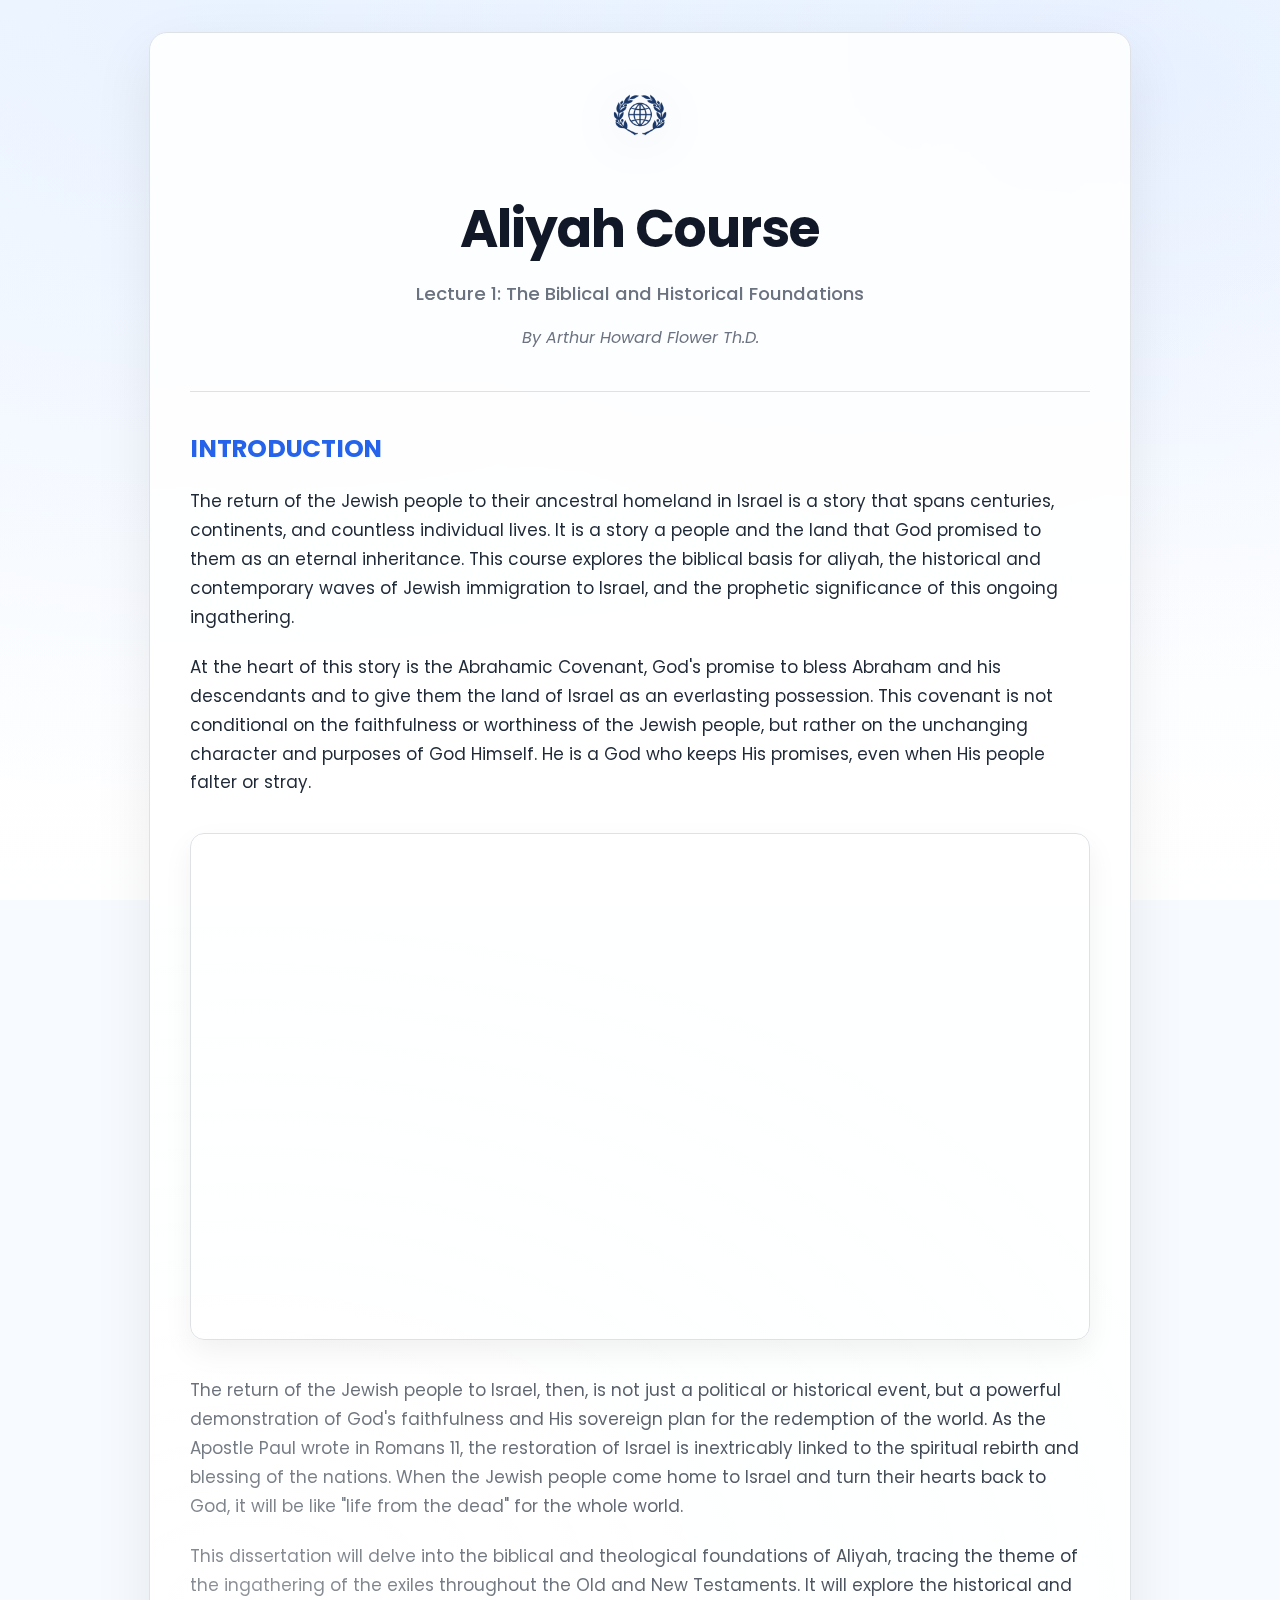
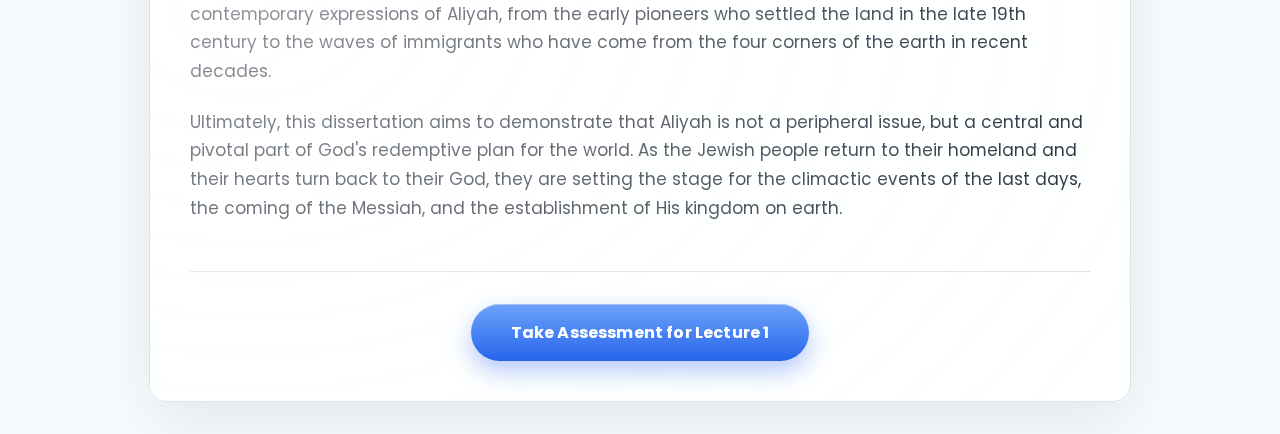
<file: index.html>
<!DOCTYPE html>
<html lang="en">
  <head>
    <meta charset="UTF-8" />
    <meta name="viewport" content="width=device-width, initial-scale=1.0" />
    <title>Aliyah Course - Lecture 1</title>
    <!-- Google Fonts -->
    <link rel="preconnect" href="https://fonts.googleapis.com" />
    <link rel="preconnect" href="https://fonts.gstatic.com" crossorigin />
    <link
      href="https://fonts.googleapis.com/css2?family=Poppins:wght@300;400;500;600;700&display=swap"
      rel="stylesheet"
    />
    <!-- Unified Stylesheet -->
    <link rel="stylesheet" href="style.css" />
  </head>
  <body>
    <div class="container">
      <header>
        <img
          src="cropped-ICEJ-Logo-Emblem_blue.png"
          alt="Course Logo"
          class="header-logo"
        />
        <h1>Aliyah Course</h1>
        <h2>Lecture 1: The Biblical and Historical Foundations</h2>
        <p class="author-credit">By Arthur Howard Flower Th.D.</p>
      </header>

      <main>
        <div class="lecture-text">
          <h3>INTRODUCTION</h3>
          <p>
            The return of the Jewish people to their ancestral homeland in
            Israel is a story that spans centuries, continents, and countless
            individual lives. It is a story a people and the land that God
            promised to them as an eternal inheritance. This course explores the
            biblical basis for aliyah, the historical and contemporary waves of
            Jewish immigration to Israel, and the prophetic significance of this
            ongoing ingathering.
          </p>
          <p>
            At the heart of this story is the Abrahamic Covenant, God's promise
            to bless Abraham and his descendants and to give them the land of
            Israel as an everlasting possession. This covenant is not
            conditional on the faithfulness or worthiness of the Jewish people,
            but rather on the unchanging character and purposes of God Himself.
            He is a God who keeps His promises, even when His people falter or
            stray.
          </p>

          <div class="video-container">
            <iframe
              src="https://www.youtube.com/embed/UUW-xtkLOvw?rel=0"
              title="YouTube video player"
              allow="accelerometer; autoplay; clipboard-write; encrypted-media; gyroscope; picture-in-picture"
              allowfullscreen
            ></iframe>
          </div>

          <p>
            The return of the Jewish people to Israel, then, is not just a
            political or historical event, but a powerful demonstration of God's
            faithfulness and His sovereign plan for the redemption of the world.
            As the Apostle Paul wrote in Romans 11, the restoration of Israel is
            inextricably linked to the spiritual rebirth and blessing of the
            nations. When the Jewish people come home to Israel and turn their
            hearts back to God, it will be like "life from the dead" for the
            whole world.
          </p>
          <p>
            This dissertation will delve into the biblical and theological
            foundations of Aliyah, tracing the theme of the ingathering of the
            exiles throughout the Old and New Testaments. It will explore the
            historical and contemporary expressions of Aliyah, from the early
            pioneers who settled the land in the late 19th century to the waves
            of immigrants who have come from the four corners of the earth in
            recent decades.
          </p>
          <p>
            Ultimately, this dissertation aims to demonstrate that Aliyah is not
            a peripheral issue, but a central and pivotal part of God's
            redemptive plan for the world. As the Jewish people return to their
            homeland and their hearts turn back to their God, they are setting
            the stage for the climactic events of the last days, the coming of
            the Messiah, and the establishment of His kingdom on earth.
          </p>
        </div>

        <div class="navigation-buttons">
          <!-- The only option from lecture 1 is to take the first assessment -->
          <a href="quiz1.html" class="nav-btn">Take Assessment for Lecture 1</a>
        </div>
      </main>
    </div>
  </body>
</html>
</file>
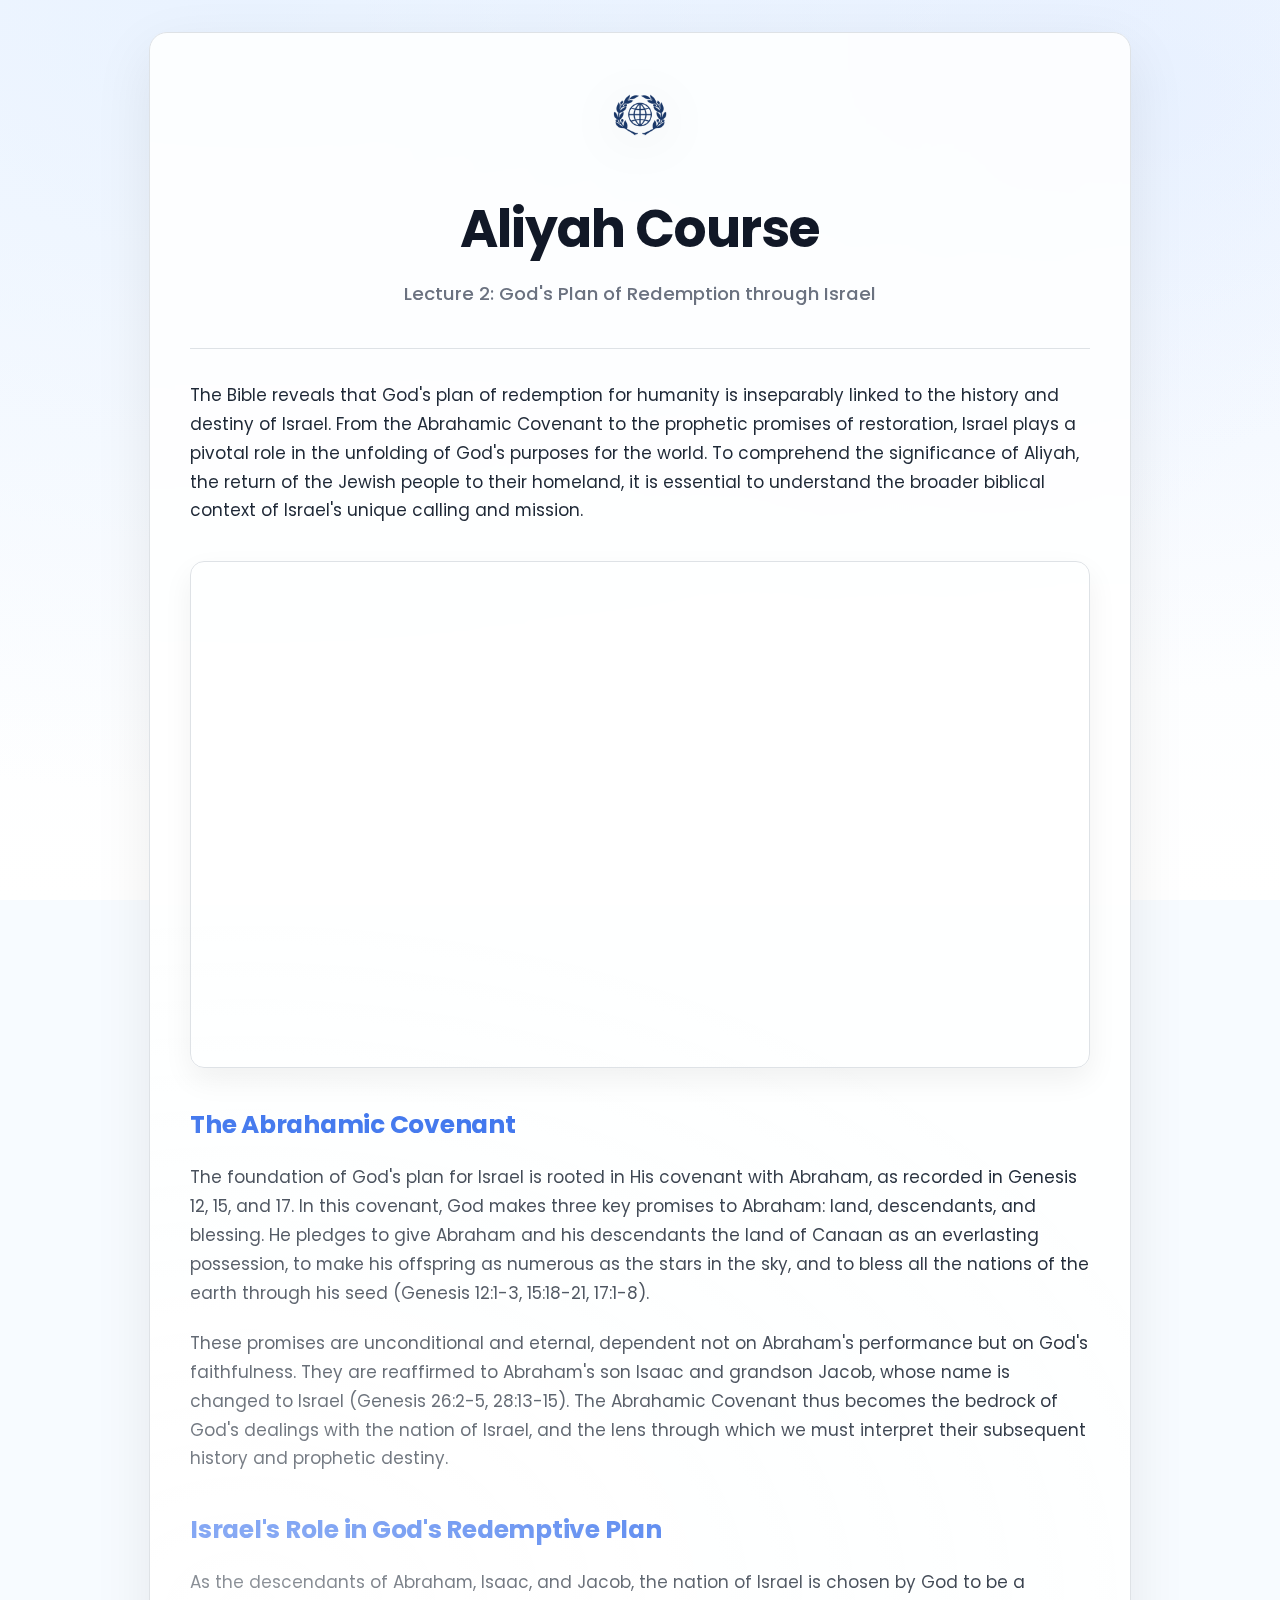
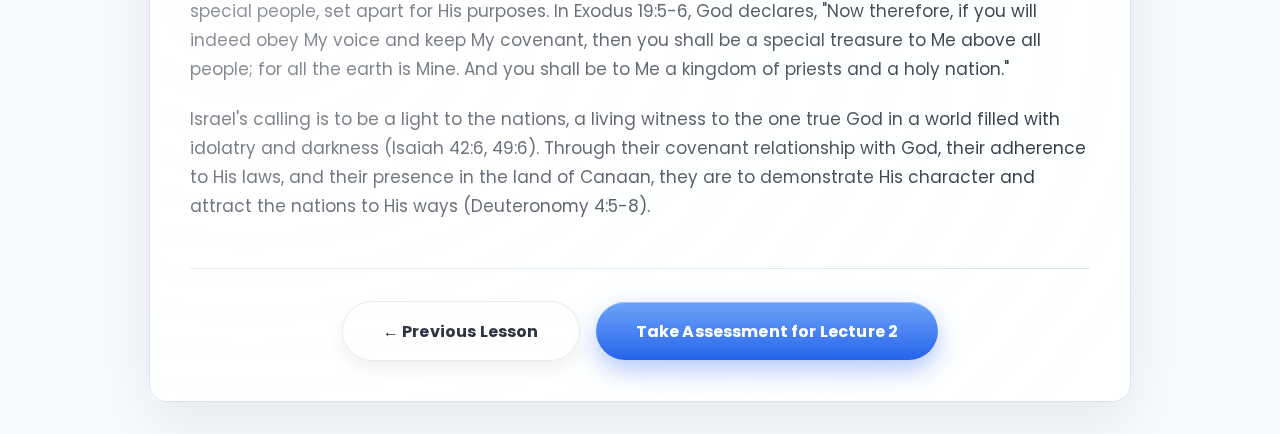
<file: lecture2.html>
<!DOCTYPE html>
<html lang="en">
  <head>
    <meta charset="UTF-8" />
    <meta name="viewport" content="width=device-width, initial-scale=1.0" />
    <title>Aliyah Course - Lecture 2</title>
    <!-- Google Fonts -->
    <link rel="preconnect" href="https://fonts.googleapis.com" />
    <link rel="preconnect" href="https://fonts.gstatic.com" crossorigin />
    <link
      href="https://fonts.googleapis.com/css2?family=Poppins:wght@300;400;500;600;700&display=swap"
      rel="stylesheet"
    />
    <!-- Unified Stylesheet -->
    <link rel="stylesheet" href="style.css" />
  </head>
  <body>
    <div class="container">
      <header>
        <img
          src="cropped-ICEJ-Logo-Emblem_blue.png"
          alt="Course Logo"
          class="header-logo"
        />
        <h1>Aliyah Course</h1>
        <h2>Lecture 2: God's Plan of Redemption through Israel</h2>
      </header>

      <main>
        <div class="lecture-text">
          <p>
            The Bible reveals that God's plan of redemption for humanity is
            inseparably linked to the history and destiny of Israel. From the
            Abrahamic Covenant to the prophetic promises of restoration, Israel
            plays a pivotal role in the unfolding of God's purposes for the
            world. To comprehend the significance of Aliyah, the return of the
            Jewish people to their homeland, it is essential to understand the
            broader biblical context of Israel's unique calling and mission.
          </p>

          <div class="video-container">
            <iframe
              src="https://www.youtube.com/embed/UzWfZo630gI?rel=0"
              title="YouTube video player"
              allow="accelerometer; autoplay; clipboard-write; encrypted-media; gyroscope; picture-in-picture"
              allowfullscreen
            ></iframe>
          </div>

          <h3>The Abrahamic Covenant</h3>
          <p>
            The foundation of God's plan for Israel is rooted in His covenant
            with Abraham, as recorded in Genesis 12, 15, and 17. In this
            covenant, God makes three key promises to Abraham: land,
            descendants, and blessing. He pledges to give Abraham and his
            descendants the land of Canaan as an everlasting possession, to make
            his offspring as numerous as the stars in the sky, and to bless all
            the nations of the earth through his seed (Genesis 12:1-3, 15:18-21,
            17:1-8).
          </p>
          <p>
            These promises are unconditional and eternal, dependent not on
            Abraham's performance but on God's faithfulness. They are reaffirmed
            to Abraham's son Isaac and grandson Jacob, whose name is changed to
            Israel (Genesis 26:2-5, 28:13-15). The Abrahamic Covenant thus
            becomes the bedrock of God's dealings with the nation of Israel, and
            the lens through which we must interpret their subsequent history
            and prophetic destiny.
          </p>

          <h3>Israel's Role in God's Redemptive Plan</h3>
          <p>
            As the descendants of Abraham, Isaac, and Jacob, the nation of
            Israel is chosen by God to be a special people, set apart for His
            purposes. In Exodus 19:5-6, God declares, "Now therefore, if you
            will indeed obey My voice and keep My covenant, then you shall be a
            special treasure to Me above all people; for all the earth is Mine.
            And you shall be to Me a kingdom of priests and a holy nation."
          </p>
          <p>
            Israel's calling is to be a light to the nations, a living witness
            to the one true God in a world filled with idolatry and darkness
            (Isaiah 42:6, 49:6). Through their covenant relationship with God,
            their adherence to His laws, and their presence in the land of
            Canaan, they are to demonstrate His character and attract the
            nations to His ways (Deuteronomy 4:5-8).
          </p>
        </div>

        <div class="navigation-buttons">
          <a href="index.html" class="nav-btn secondary">← Previous Lesson</a>
          <a href="quiz2.html" class="nav-btn">Take Assessment for Lecture 2</a>
        </div>
      </main>
    </div>
  </body>
</html>
</file>
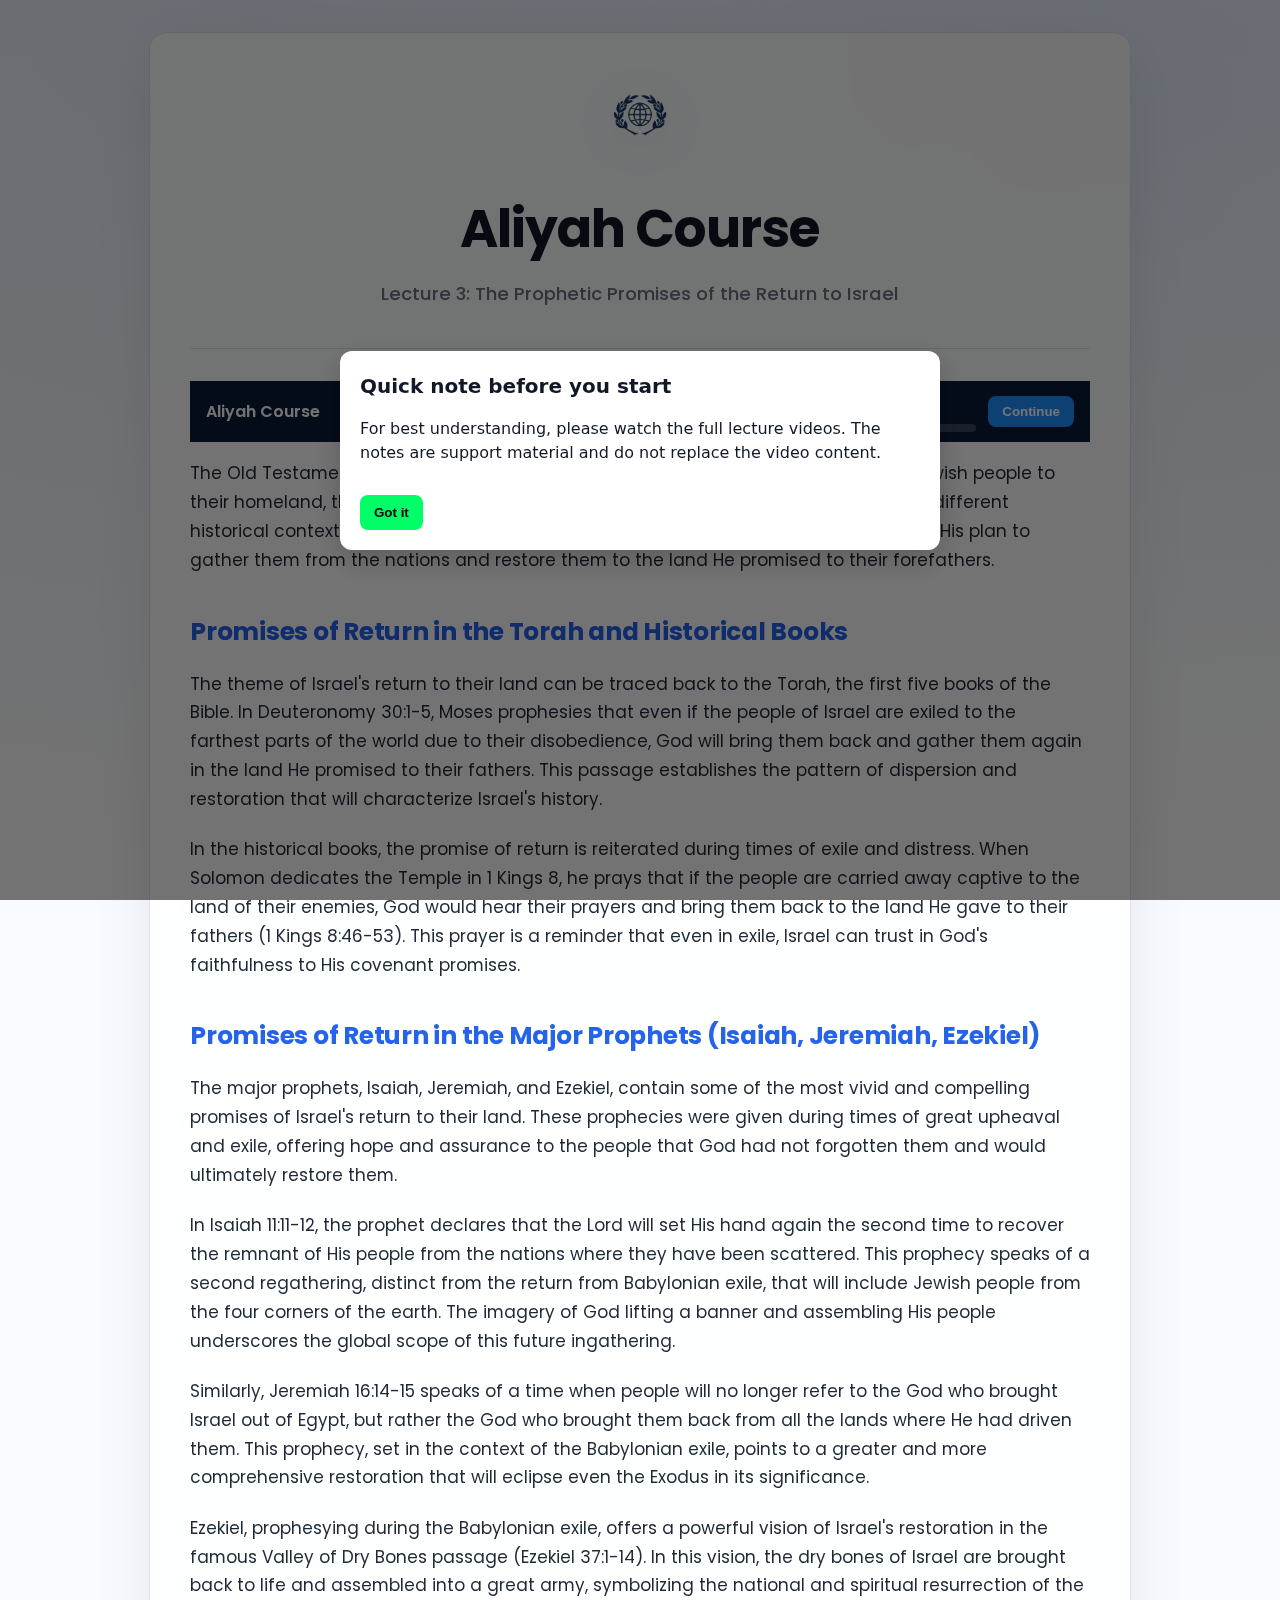
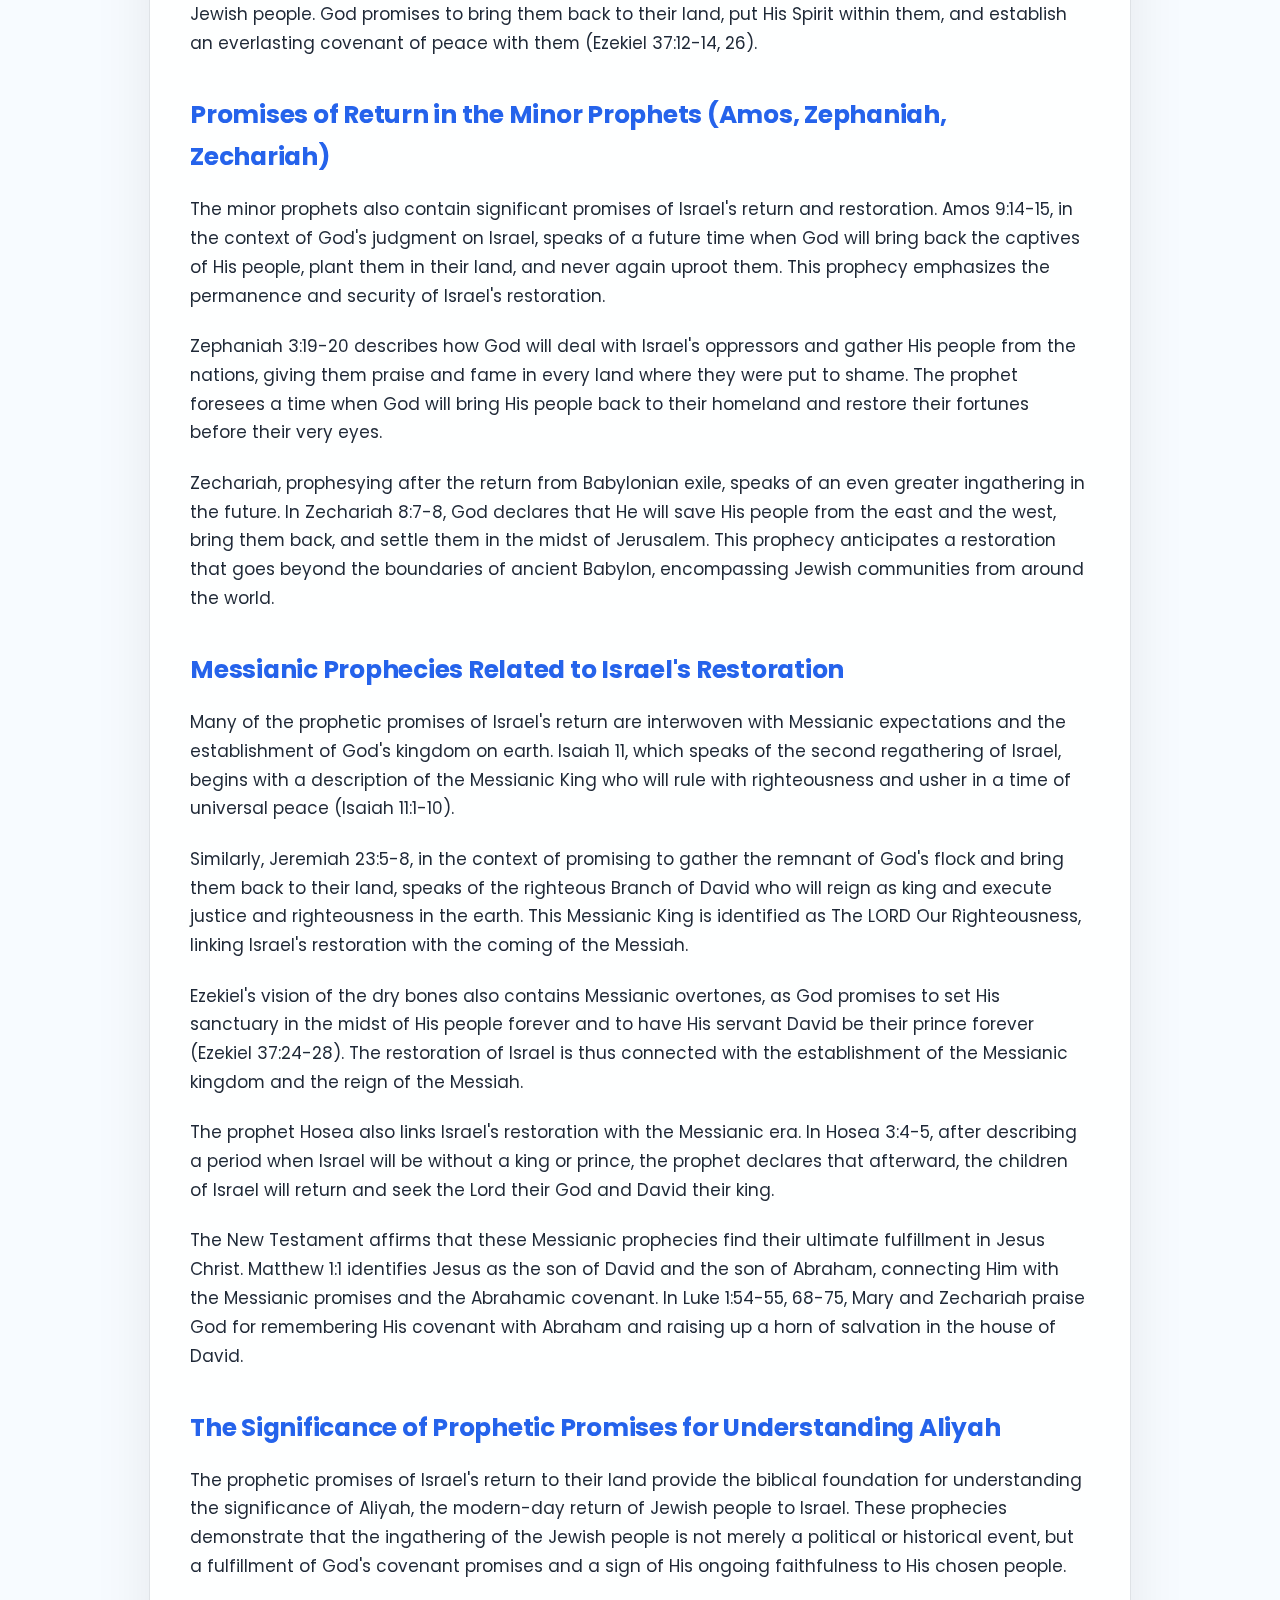
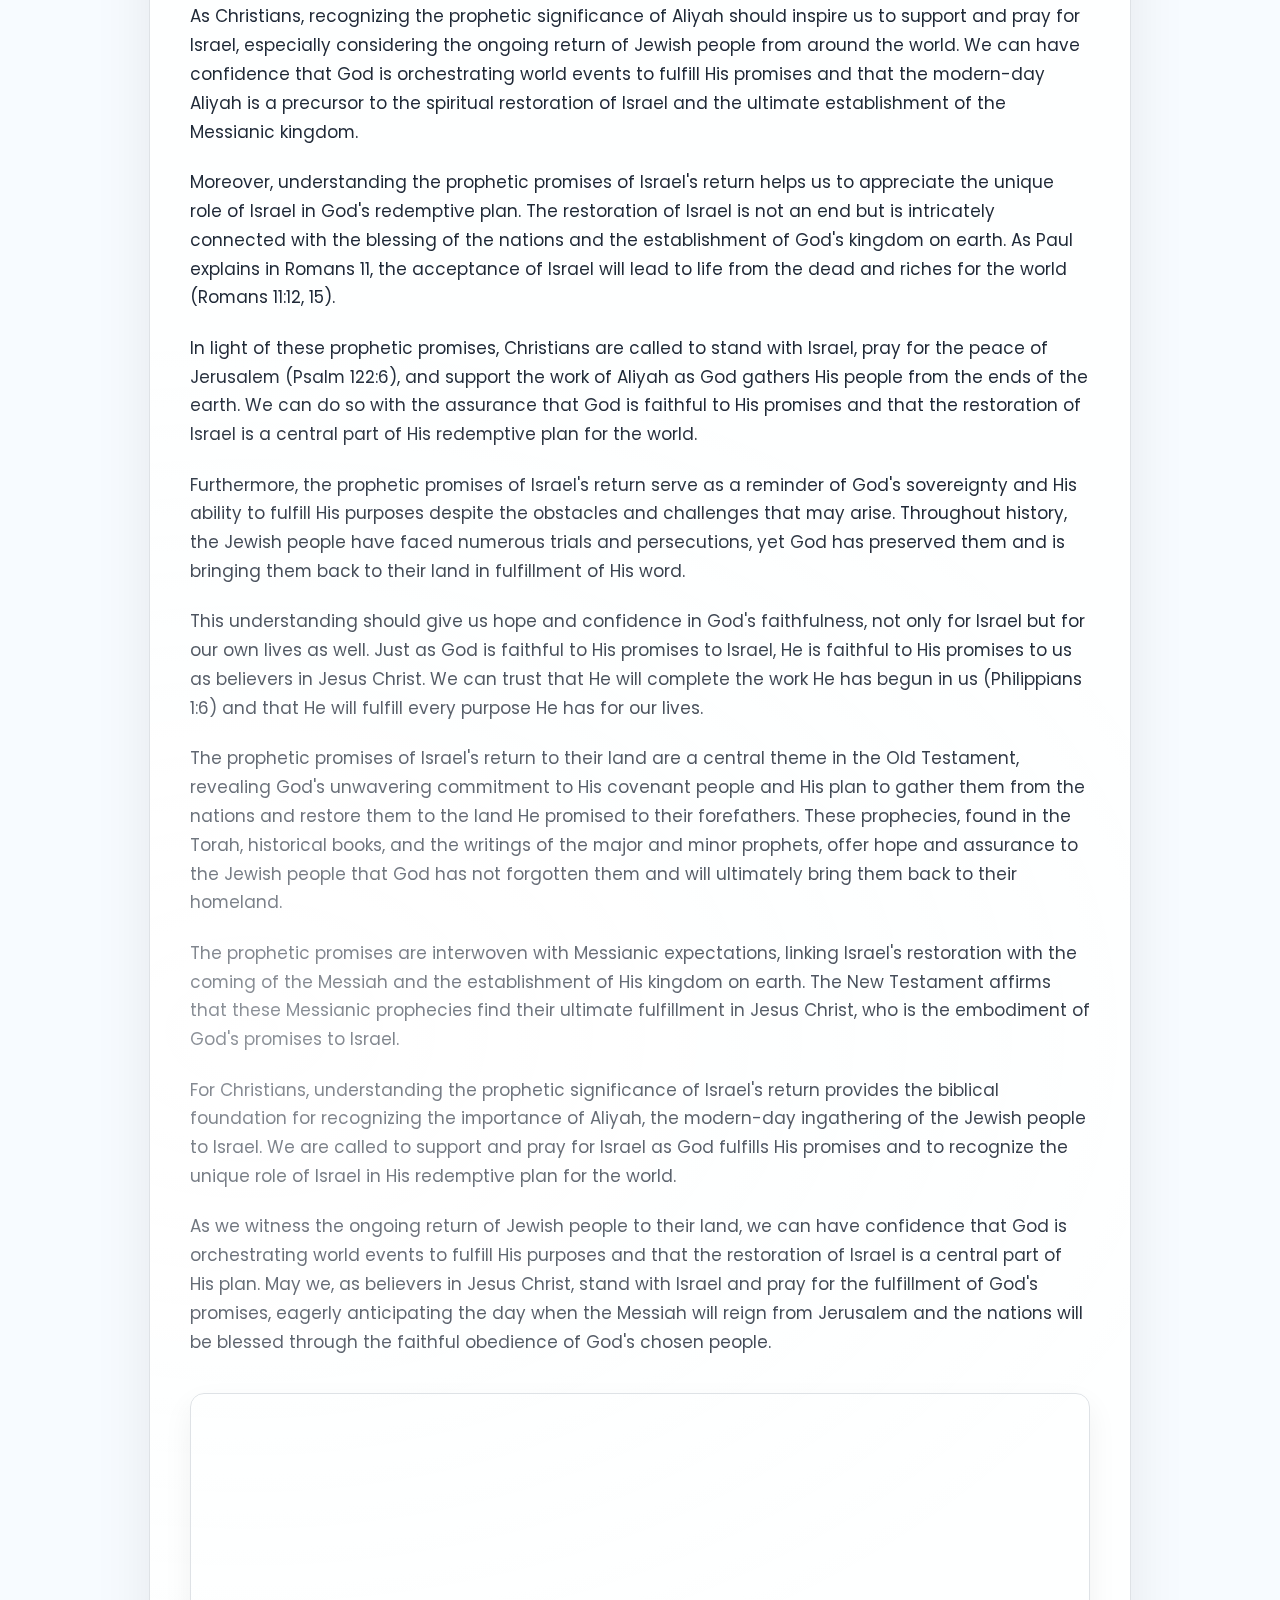
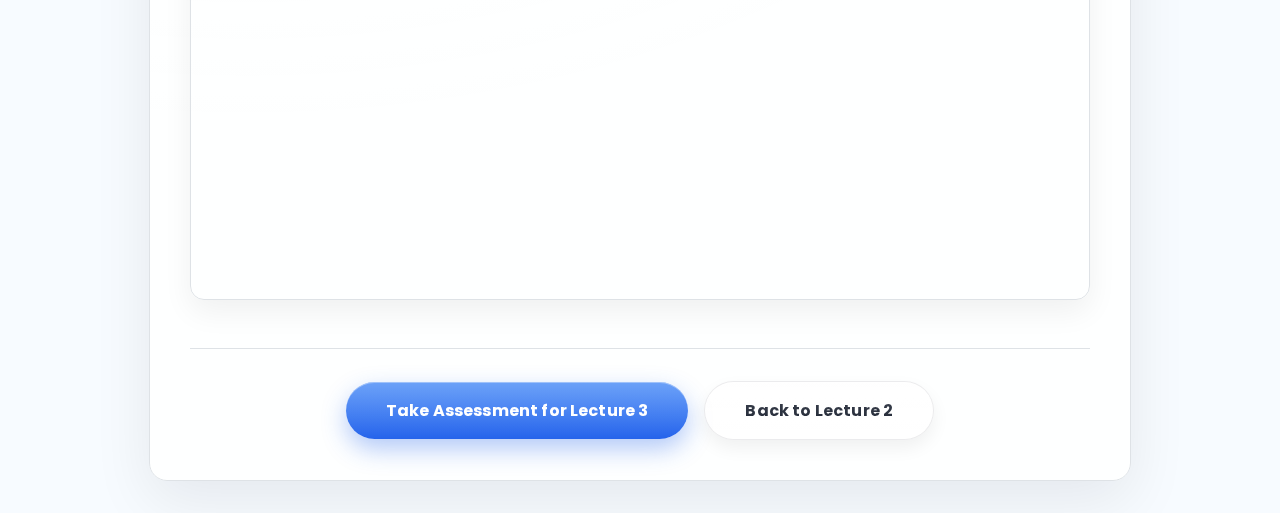
<file: lecture3.html>
<!DOCTYPE html>
<html lang="en">
  <head>
    <meta charset="UTF-8" />
    <meta name="viewport" content="width=device-width, initial-scale=1.0" />
    <title>Aliyah Course - Lecture 3</title>
    <link rel="preconnect" href="https://fonts.googleapis.com" />
    <link rel="preconnect" href="https://fonts.gstatic.com" crossorigin />
    <link
      href="https://fonts.googleapis.com/css2?family=Poppins:wght@300;400;500;600;700&display=swap"
      rel="stylesheet"
    />
    <link rel="stylesheet" href="style.css" />
  </head>
  <body>
    <canvas id="bg-canvas"></canvas>
    <div class="container">
      <header>
        <img
          src="cropped-ICEJ-Logo-Emblem_blue.png"
          alt="Course Logo"
          class="header-logo"
        />
        <h1>Aliyah Course</h1>
        <h2>Lecture 3: The Prophetic Promises of the Return to Israel</h2>
      </header>

      <main>
        <div class="lecture-text">
          <p>
            The Old Testament is replete with prophetic promises concerning the
            return of the Jewish people to their homeland, the land of Israel.
            These prophecies, spanning multiple centuries and different
            historical contexts, reveal God's unwavering commitment to His
            covenant people and His plan to gather them from the nations and
            restore them to the land He promised to their forefathers.
          </p>

          <h3>Promises of Return in the Torah and Historical Books</h3>
          <p>
            The theme of Israel's return to their land can be traced back to the
            Torah, the first five books of the Bible. In Deuteronomy 30:1-5,
            Moses prophesies that even if the people of Israel are exiled to the
            farthest parts of the world due to their disobedience, God will
            bring them back and gather them again in the land He promised to
            their fathers. This passage establishes the pattern of dispersion
            and restoration that will characterize Israel's history.
          </p>
          <p>
            In the historical books, the promise of return is reiterated during
            times of exile and distress. When Solomon dedicates the Temple in 1
            Kings 8, he prays that if the people are carried away captive to the
            land of their enemies, God would hear their prayers and bring them
            back to the land He gave to their fathers (1 Kings 8:46-53). This
            prayer is a reminder that even in exile, Israel can trust in God's
            faithfulness to His covenant promises.
          </p>

          <h3>
            Promises of Return in the Major Prophets (Isaiah, Jeremiah, Ezekiel)
          </h3>
          <p>
            The major prophets, Isaiah, Jeremiah, and Ezekiel, contain some of
            the most vivid and compelling promises of Israel's return to their
            land. These prophecies were given during times of great upheaval and
            exile, offering hope and assurance to the people that God had not
            forgotten them and would ultimately restore them.
          </p>
          <p>
            In Isaiah 11:11-12, the prophet declares that the Lord will set His
            hand again the second time to recover the remnant of His people from
            the nations where they have been scattered. This prophecy speaks of
            a second regathering, distinct from the return from Babylonian
            exile, that will include Jewish people from the four corners of the
            earth. The imagery of God lifting a banner and assembling His people
            underscores the global scope of this future ingathering.
          </p>
          <p>
            Similarly, Jeremiah 16:14-15 speaks of a time when people will no
            longer refer to the God who brought Israel out of Egypt, but rather
            the God who brought them back from all the lands where He had driven
            them. This prophecy, set in the context of the Babylonian exile,
            points to a greater and more comprehensive restoration that will
            eclipse even the Exodus in its significance.
          </p>
          <p>
            Ezekiel, prophesying during the Babylonian exile, offers a powerful
            vision of Israel's restoration in the famous Valley of Dry Bones
            passage (Ezekiel 37:1-14). In this vision, the dry bones of Israel
            are brought back to life and assembled into a great army,
            symbolizing the national and spiritual resurrection of the Jewish
            people. God promises to bring them back to their land, put His
            Spirit within them, and establish an everlasting covenant of peace
            with them (Ezekiel 37:12-14, 26).
          </p>

          <h3>
            Promises of Return in the Minor Prophets (Amos, Zephaniah,
            Zechariah)
          </h3>
          <p>
            The minor prophets also contain significant promises of Israel's
            return and restoration. Amos 9:14-15, in the context of God's
            judgment on Israel, speaks of a future time when God will bring back
            the captives of His people, plant them in their land, and never
            again uproot them. This prophecy emphasizes the permanence and
            security of Israel's restoration.
          </p>
          <p>
            Zephaniah 3:19-20 describes how God will deal with Israel's
            oppressors and gather His people from the nations, giving them
            praise and fame in every land where they were put to shame. The
            prophet foresees a time when God will bring His people back to their
            homeland and restore their fortunes before their very eyes.
          </p>
          <p>
            Zechariah, prophesying after the return from Babylonian exile,
            speaks of an even greater ingathering in the future. In Zechariah
            8:7-8, God declares that He will save His people from the east and
            the west, bring them back, and settle them in the midst of
            Jerusalem. This prophecy anticipates a restoration that goes beyond
            the boundaries of ancient Babylon, encompassing Jewish communities
            from around the world.
          </p>

          <h3>Messianic Prophecies Related to Israel's Restoration</h3>
          <p>
            Many of the prophetic promises of Israel's return are interwoven
            with Messianic expectations and the establishment of God's kingdom
            on earth. Isaiah 11, which speaks of the second regathering of
            Israel, begins with a description of the Messianic King who will
            rule with righteousness and usher in a time of universal peace
            (Isaiah 11:1-10).
          </p>
          <p>
            Similarly, Jeremiah 23:5-8, in the context of promising to gather
            the remnant of God's flock and bring them back to their land, speaks
            of the righteous Branch of David who will reign as king and execute
            justice and righteousness in the earth. This Messianic King is
            identified as The LORD Our Righteousness, linking Israel's
            restoration with the coming of the Messiah.
          </p>
          <p>
            Ezekiel's vision of the dry bones also contains Messianic overtones,
            as God promises to set His sanctuary in the midst of His people
            forever and to have His servant David be their prince forever
            (Ezekiel 37:24-28). The restoration of Israel is thus connected with
            the establishment of the Messianic kingdom and the reign of the
            Messiah.
          </p>
          <p>
            The prophet Hosea also links Israel's restoration with the Messianic
            era. In Hosea 3:4-5, after describing a period when Israel will be
            without a king or prince, the prophet declares that afterward, the
            children of Israel will return and seek the Lord their God and David
            their king.
          </p>
          <p>
            The New Testament affirms that these Messianic prophecies find their
            ultimate fulfillment in Jesus Christ. Matthew 1:1 identifies Jesus
            as the son of David and the son of Abraham, connecting Him with the
            Messianic promises and the Abrahamic covenant. In Luke 1:54-55,
            68-75, Mary and Zechariah praise God for remembering His covenant
            with Abraham and raising up a horn of salvation in the house of
            David.
          </p>

          <h3>
            The Significance of Prophetic Promises for Understanding Aliyah
          </h3>
          <p>
            The prophetic promises of Israel's return to their land provide the
            biblical foundation for understanding the significance of Aliyah,
            the modern-day return of Jewish people to Israel. These prophecies
            demonstrate that the ingathering of the Jewish people is not merely
            a political or historical event, but a fulfillment of God's covenant
            promises and a sign of His ongoing faithfulness to His chosen
            people.
          </p>
          <p>
            As Christians, recognizing the prophetic significance of Aliyah
            should inspire us to support and pray for Israel, especially
            considering the ongoing return of Jewish people from around the
            world. We can have confidence that God is orchestrating world events
            to fulfill His promises and that the modern-day Aliyah is a
            precursor to the spiritual restoration of Israel and the ultimate
            establishment of the Messianic kingdom.
          </p>
          <p>
            Moreover, understanding the prophetic promises of Israel's return
            helps us to appreciate the unique role of Israel in God's redemptive
            plan. The restoration of Israel is not an end but is intricately
            connected with the blessing of the nations and the establishment of
            God's kingdom on earth. As Paul explains in Romans 11, the
            acceptance of Israel will lead to life from the dead and riches for
            the world (Romans 11:12, 15).
          </p>
          <p>
            In light of these prophetic promises, Christians are called to stand
            with Israel, pray for the peace of Jerusalem (Psalm 122:6), and
            support the work of Aliyah as God gathers His people from the ends
            of the earth. We can do so with the assurance that God is faithful
            to His promises and that the restoration of Israel is a central part
            of His redemptive plan for the world.
          </p>
          <p>
            Furthermore, the prophetic promises of Israel's return serve as a
            reminder of God's sovereignty and His ability to fulfill His
            purposes despite the obstacles and challenges that may arise.
            Throughout history, the Jewish people have faced numerous trials and
            persecutions, yet God has preserved them and is bringing them back
            to their land in fulfillment of His word.
          </p>
          <p>
            This understanding should give us hope and confidence in God's
            faithfulness, not only for Israel but for our own lives as well.
            Just as God is faithful to His promises to Israel, He is faithful to
            His promises to us as believers in Jesus Christ. We can trust that
            He will complete the work He has begun in us (Philippians 1:6) and
            that He will fulfill every purpose He has for our lives.
          </p>

          <p>
            The prophetic promises of Israel's return to their land are a
            central theme in the Old Testament, revealing God's unwavering
            commitment to His covenant people and His plan to gather them from
            the nations and restore them to the land He promised to their
            forefathers. These prophecies, found in the Torah, historical books,
            and the writings of the major and minor prophets, offer hope and
            assurance to the Jewish people that God has not forgotten them and
            will ultimately bring them back to their homeland.
          </p>
          <p>
            The prophetic promises are interwoven with Messianic expectations,
            linking Israel's restoration with the coming of the Messiah and the
            establishment of His kingdom on earth. The New Testament affirms
            that these Messianic prophecies find their ultimate fulfillment in
            Jesus Christ, who is the embodiment of God's promises to Israel.
          </p>
          <p>
            For Christians, understanding the prophetic significance of Israel's
            return provides the biblical foundation for recognizing the
            importance of Aliyah, the modern-day ingathering of the Jewish
            people to Israel. We are called to support and pray for Israel as
            God fulfills His promises and to recognize the unique role of Israel
            in His redemptive plan for the world.
          </p>
          <p>
            As we witness the ongoing return of Jewish people to their land, we
            can have confidence that God is orchestrating world events to
            fulfill His purposes and that the restoration of Israel is a central
            part of His plan. May we, as believers in Jesus Christ, stand with
            Israel and pray for the fulfillment of God's promises, eagerly
            anticipating the day when the Messiah will reign from Jerusalem and
            the nations will be blessed through the faithful obedience of God's
            chosen people.
          </p>

          <div class="video-container">
            <iframe
              src="https://www.youtube.com/embed/l0x8abNUc0I?rel=0"
              title="Lecture 3 Video"
              allow="accelerometer; autoplay; clipboard-write; encrypted-media; gyroscope; picture-in-picture"
              allowfullscreen
            ></iframe>
          </div>
        </div>

        <div class="navigation-buttons">
          <a href="quiz3.html" class="nav-btn">Take Assessment for Lecture 3</a>
          <a href="lecture2.html" class="nav-btn secondary"
            >Back to Lecture 2</a
          >
        </div>
      </main>
    </div>
    <script src="background.js"></script>
    <script src="./progress.js" defer></script>
  </body>
</html>
</file>
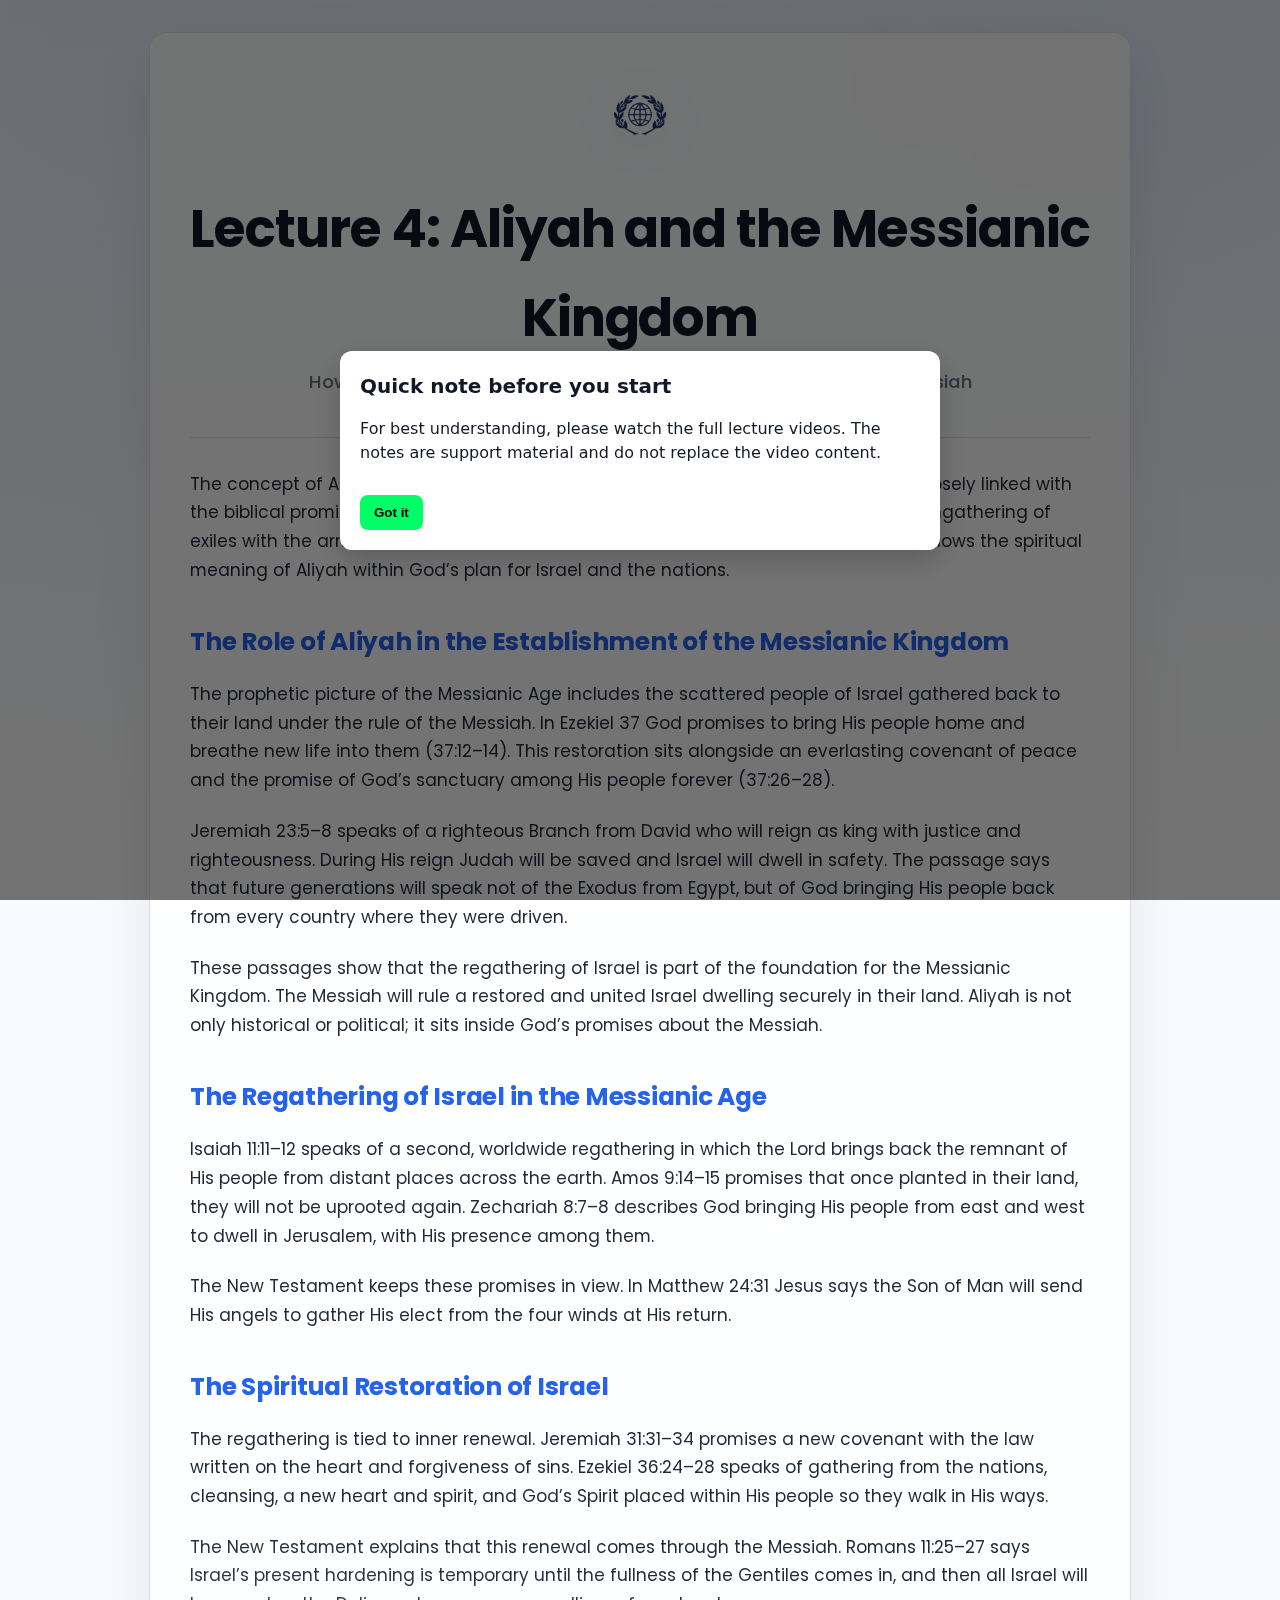
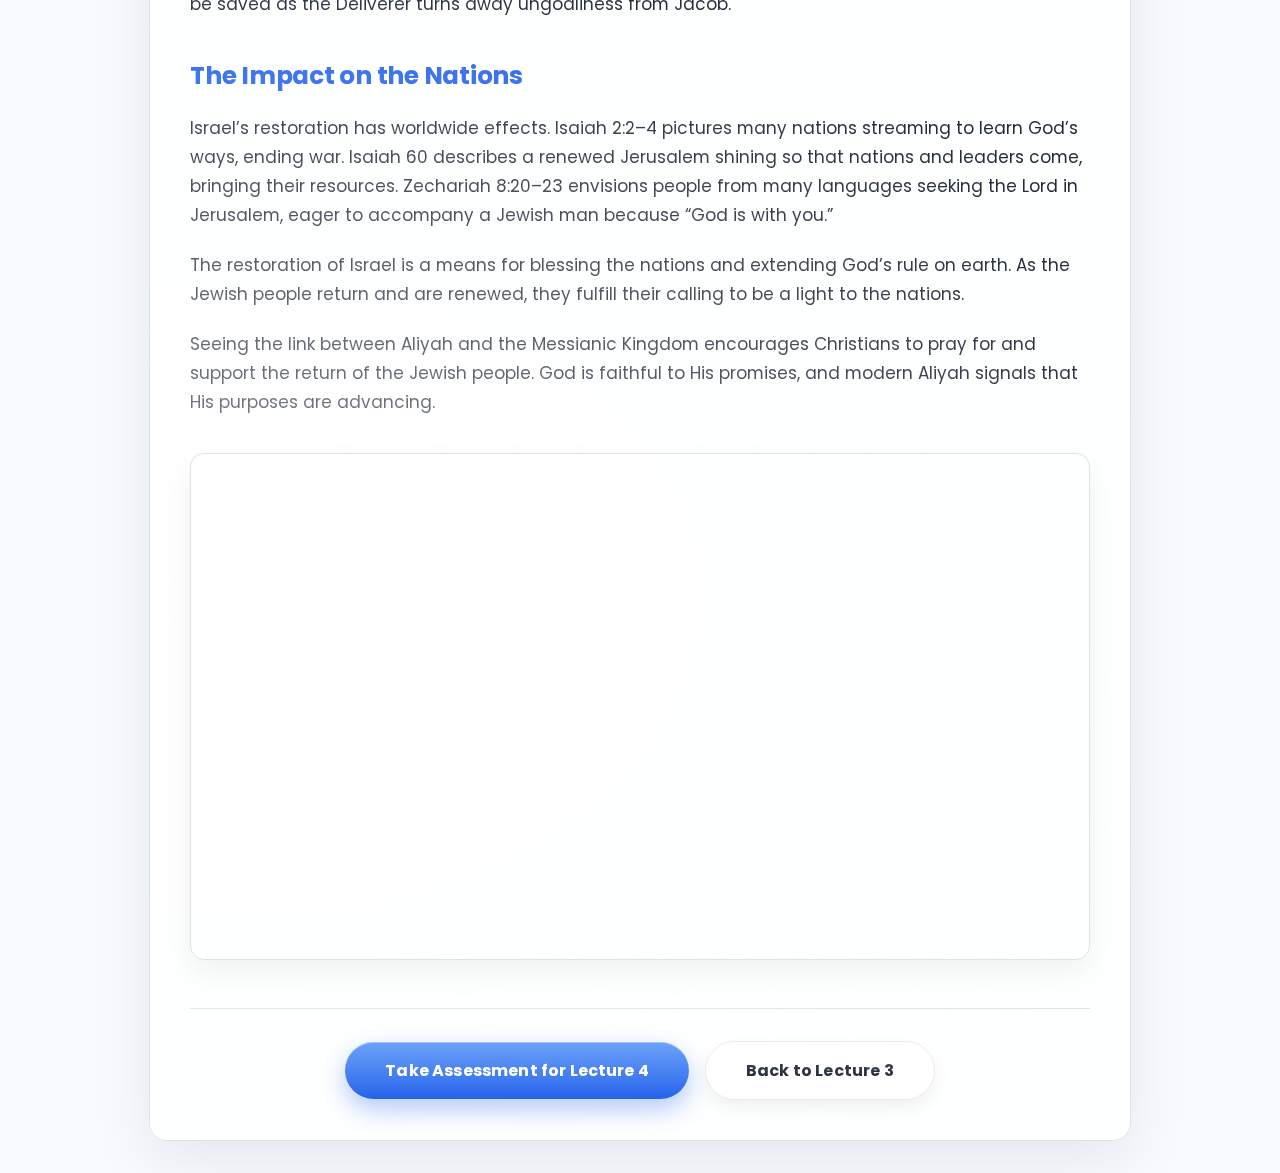
<file: lecture4.html>
<!DOCTYPE html>
<html lang="en">
  <head>
    <meta charset="UTF-8" />
    <meta name="viewport" content="width=device-width, initial-scale=1.0" />
    <title>Aliyah Course - Lecture 4</title>
    <link rel="preconnect" href="https://fonts.googleapis.com" />
    <link rel="preconnect" href="https://fonts.gstatic.com" crossorigin />
    <link
      href="https://fonts.googleapis.com/css2?family=Poppins:wght@300;400;500;600;700&display=swap"
      rel="stylesheet"
    />
    <link rel="stylesheet" href="style.css" />
  </head>
  <body>
    <canvas id="bg-canvas"></canvas>

    <div class="container">
      <header>
        <img
          src="cropped-ICEJ-Logo-Emblem_blue.png"
          alt="Course Logo"
          class="header-logo"
        />
        <div class="header-text">
          <h1>Lecture 4: Aliyah and the Messianic Kingdom</h1>
          <h2>How the gathering of the Jewish people ties to the reign of the Messiah</h2>
        </div>
      </header>

      <main>
        <div class="glass-card">
          <div class="lecture-text">
            <p>
              The concept of Aliyah, the return of the Jewish people to their homeland in Israel, is closely linked with the biblical promise of the Messianic Kingdom. The prophets repeatedly connect the ingathering of exiles with the arrival of the Messiah and the establishment of His rule on earth. This shows the spiritual meaning of Aliyah within God’s plan for Israel and the nations.
            </p>

            <h3>The Role of Aliyah in the Establishment of the Messianic Kingdom</h3>
            <p>
              The prophetic picture of the Messianic Age includes the scattered people of Israel gathered back to their land under the rule of the Messiah. In Ezekiel 37 God promises to bring His people home and breathe new life into them (37:12–14). This restoration sits alongside an everlasting covenant of peace and the promise of God’s sanctuary among His people forever (37:26–28).
            </p>
            <p>
              Jeremiah 23:5–8 speaks of a righteous Branch from David who will reign as king with justice and righteousness. During His reign Judah will be saved and Israel will dwell in safety. The passage says that future generations will speak not of the Exodus from Egypt, but of God bringing His people back from every country where they were driven.
            </p>
            <p>
              These passages show that the regathering of Israel is part of the foundation for the Messianic Kingdom. The Messiah will rule a restored and united Israel dwelling securely in their land. Aliyah is not only historical or political; it sits inside God’s promises about the Messiah.
            </p>

            <h3>The Regathering of Israel in the Messianic Age</h3>
            <p>
              Isaiah 11:11–12 speaks of a second, worldwide regathering in which the Lord brings back the remnant of His people from distant places across the earth. Amos 9:14–15 promises that once planted in their land, they will not be uprooted again. Zechariah 8:7–8 describes God bringing His people from east and west to dwell in Jerusalem, with His presence among them.
            </p>
            <p>
              The New Testament keeps these promises in view. In Matthew 24:31 Jesus says the Son of Man will send His angels to gather His elect from the four winds at His return.
            </p>

            <h3>The Spiritual Restoration of Israel</h3>
            <p>
              The regathering is tied to inner renewal. Jeremiah 31:31–34 promises a new covenant with the law written on the heart and forgiveness of sins. Ezekiel 36:24–28 speaks of gathering from the nations, cleansing, a new heart and spirit, and God’s Spirit placed within His people so they walk in His ways.
            </p>
            <p>
              The New Testament explains that this renewal comes through the Messiah. Romans 11:25–27 says Israel’s present hardening is temporary until the fullness of the Gentiles comes in, and then all Israel will be saved as the Deliverer turns away ungodliness from Jacob.
            </p>

            <h3>The Impact on the Nations</h3>
            <p>
              Israel’s restoration has worldwide effects. Isaiah 2:2–4 pictures many nations streaming to learn God’s ways, ending war. Isaiah 60 describes a renewed Jerusalem shining so that nations and leaders come, bringing their resources. Zechariah 8:20–23 envisions people from many languages seeking the Lord in Jerusalem, eager to accompany a Jewish man because “God is with you.”
            </p>
            <p>
              The restoration of Israel is a means for blessing the nations and extending God’s rule on earth. As the Jewish people return and are renewed, they fulfill their calling to be a light to the nations.
            </p>

            <p>
              Seeing the link between Aliyah and the Messianic Kingdom encourages Christians to pray for and support the return of the Jewish people. God is faithful to His promises, and modern Aliyah signals that His purposes are advancing.
            </p>

            <div class="video-container">
              <iframe
                src="https://www.youtube.com/embed/2sjRuuueMH4?rel=0"
                title="Lecture 4 Video"
                allow="accelerometer; autoplay; clipboard-write; encrypted-media; gyroscope; picture-in-picture"
                allowfullscreen
              ></iframe>
            </div>
          </div>

          <div class="navigation-buttons">
            <a href="quiz4.html" class="nav-btn">Take Assessment for Lecture 4</a>
            <a href="lecture3.html" class="nav-btn secondary">Back to Lecture 3</a>
          </div>
        </div>
      </main>
    </div>

    <script src="background.js"></script>
  </body>
</html>
</file>
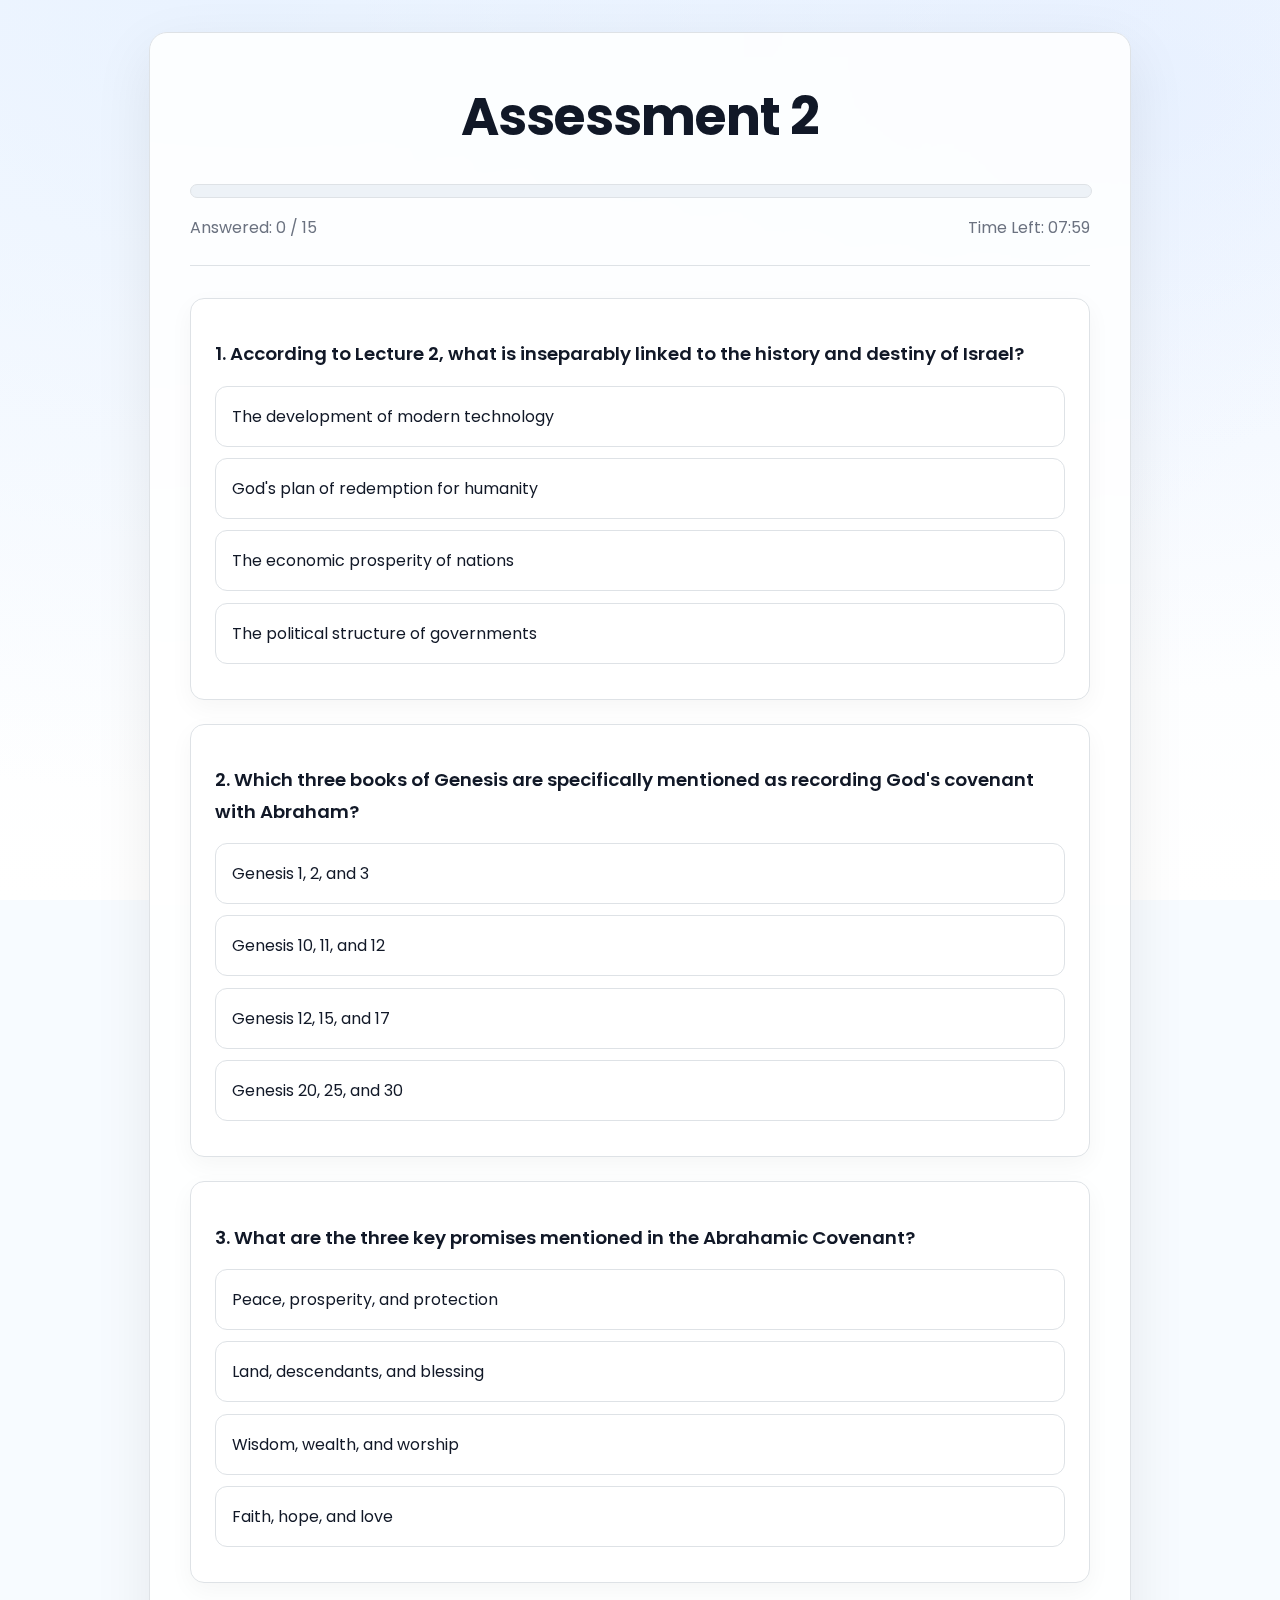
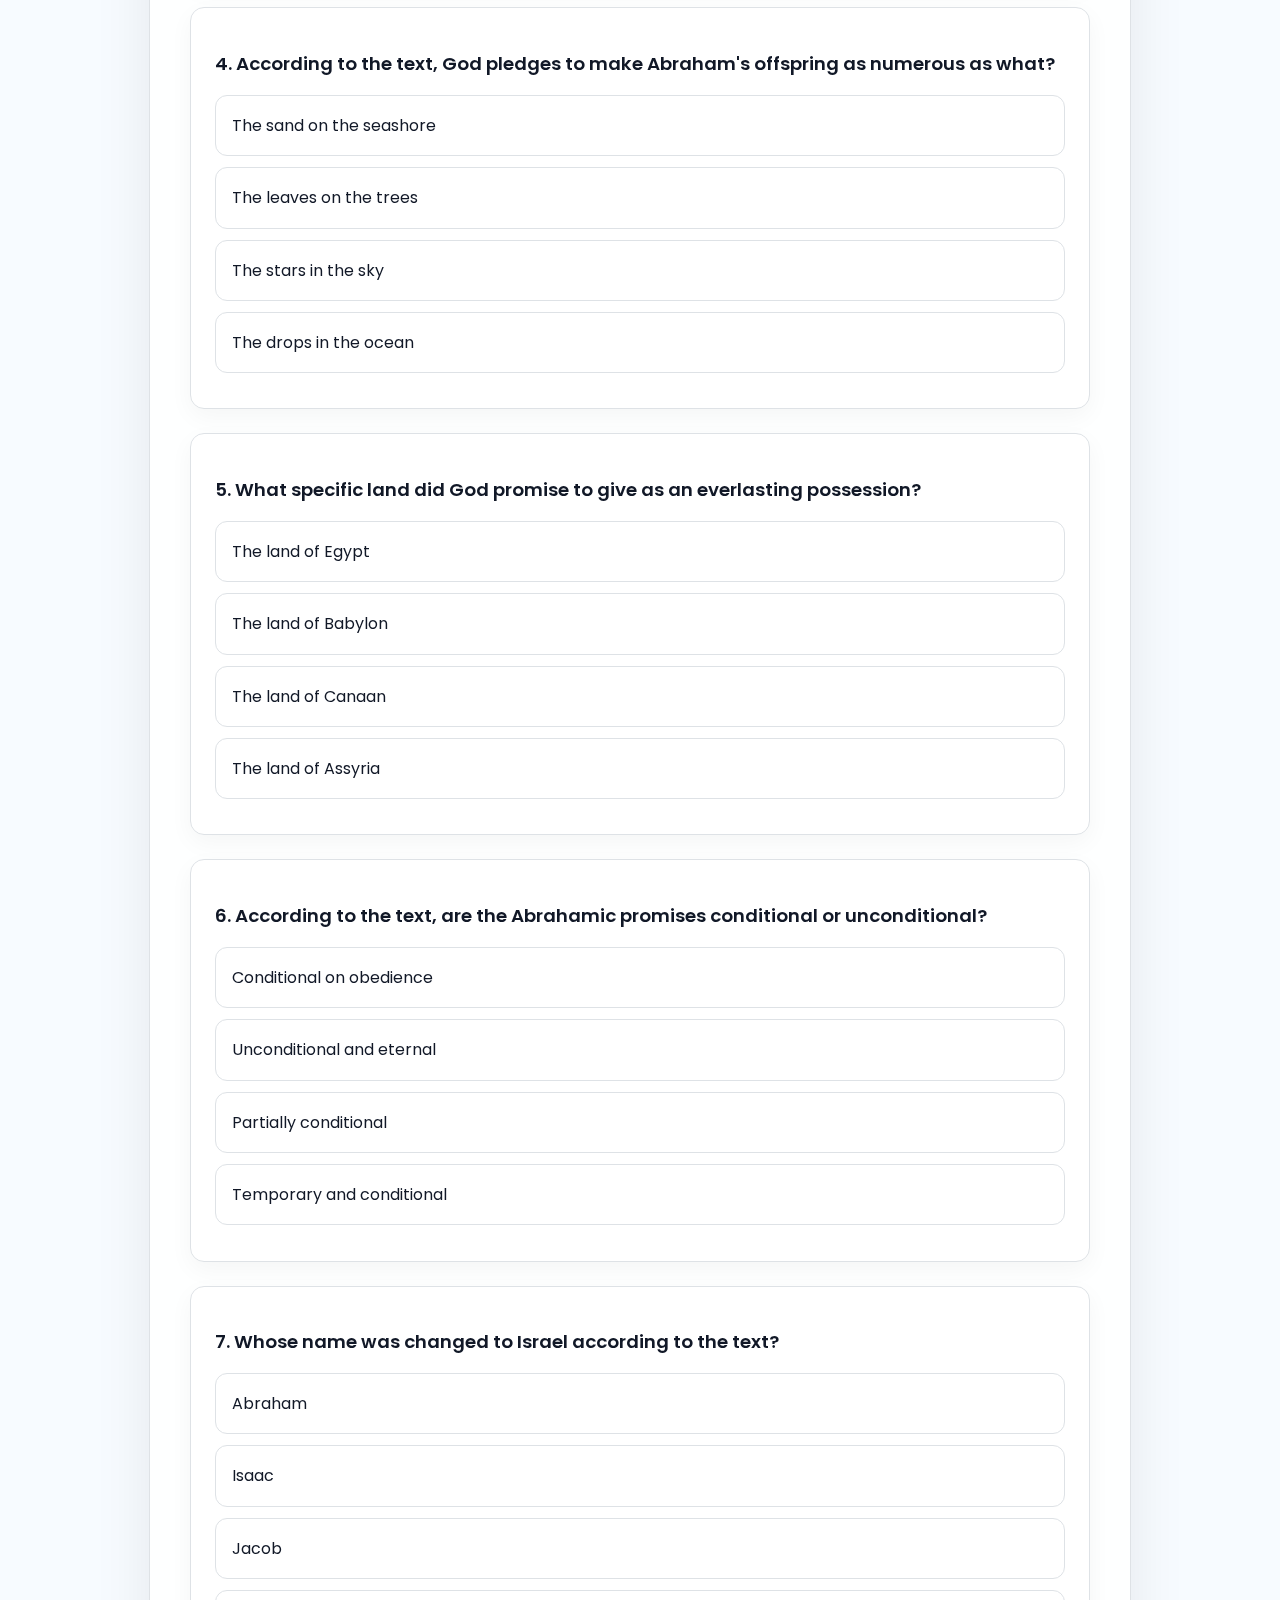
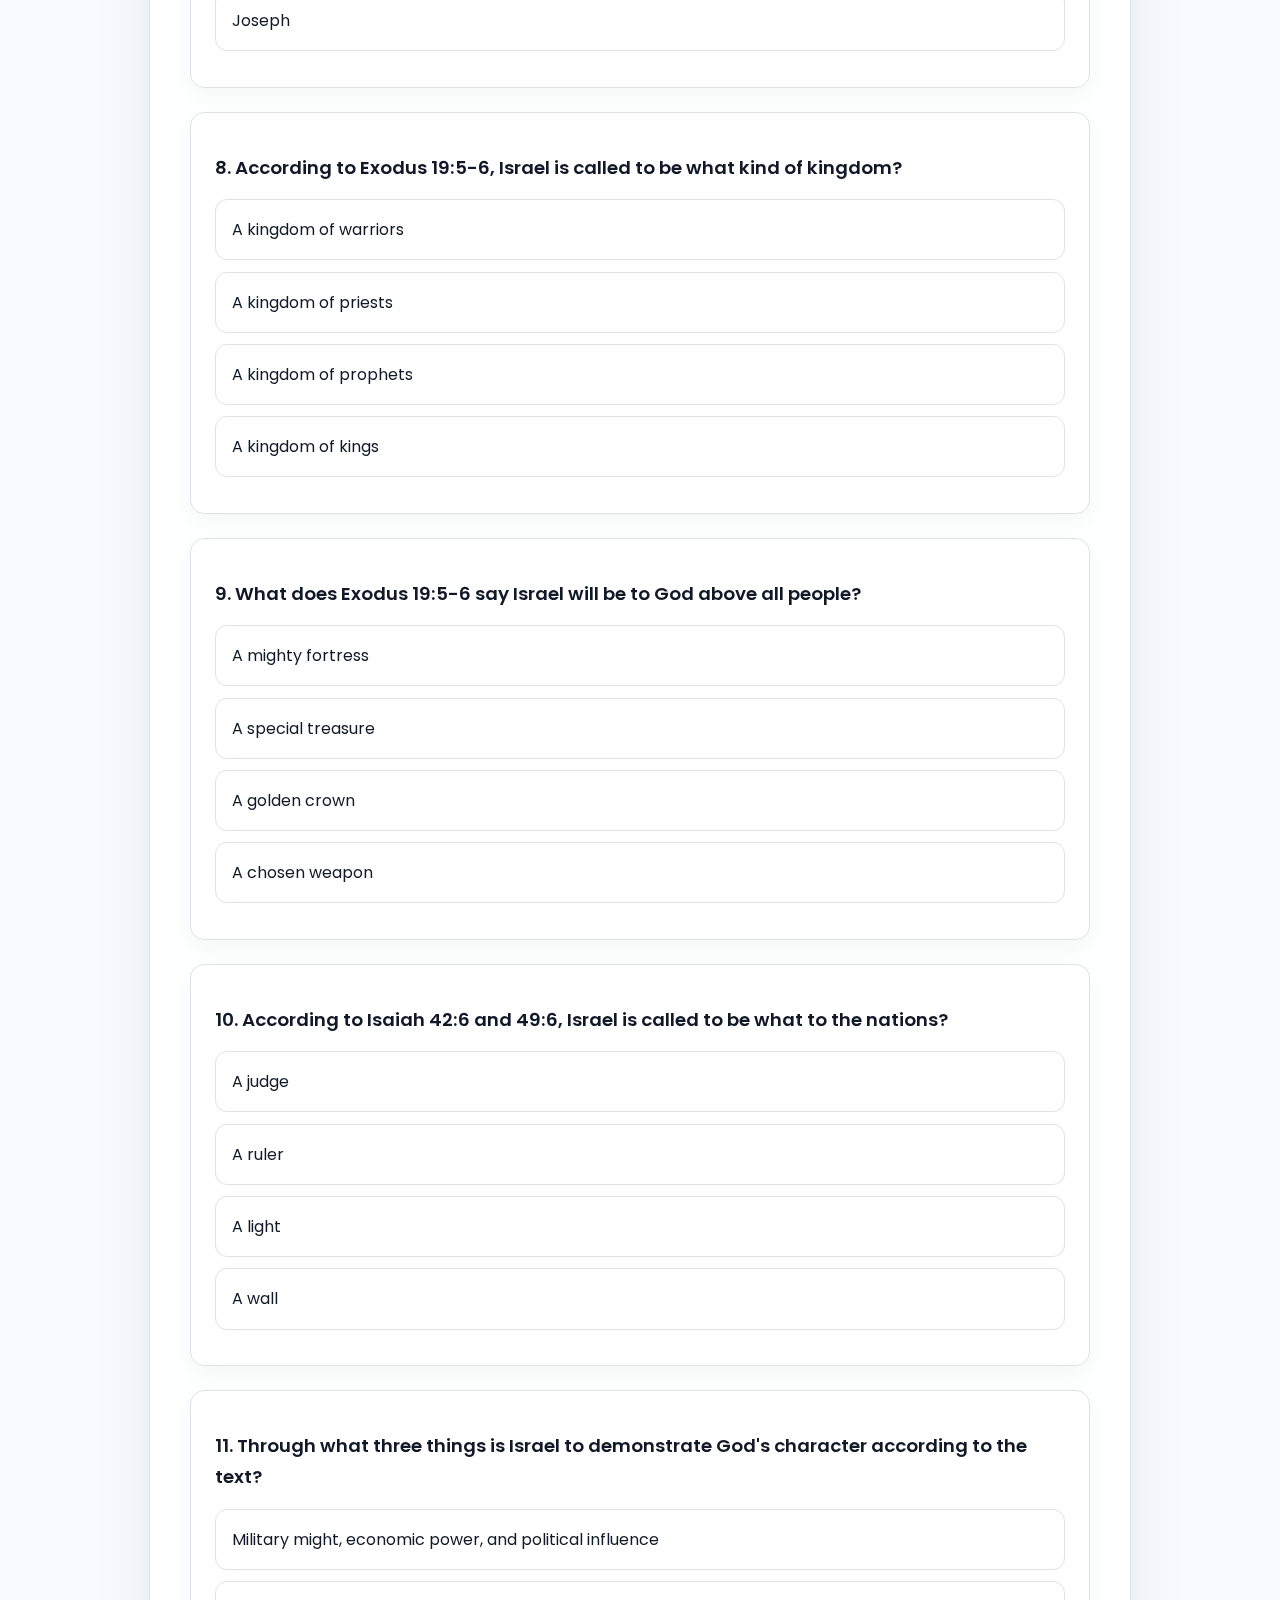
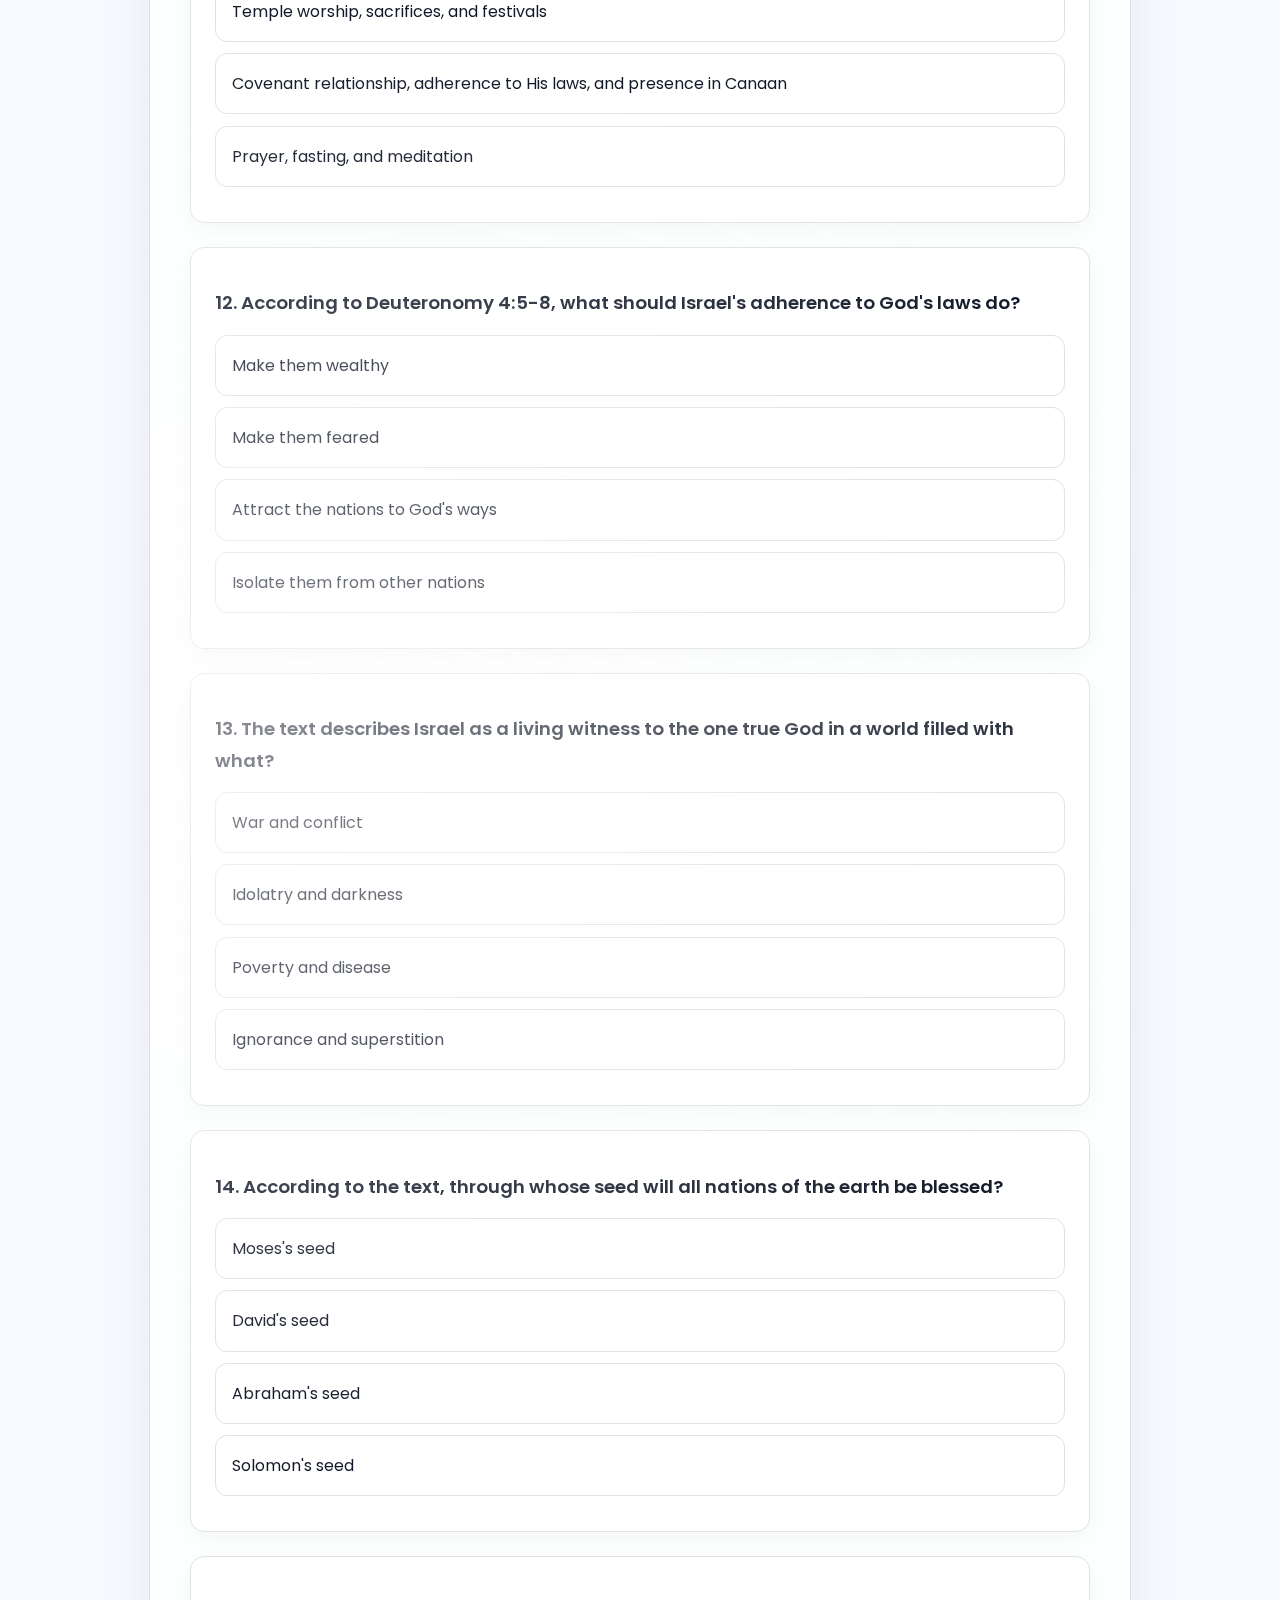
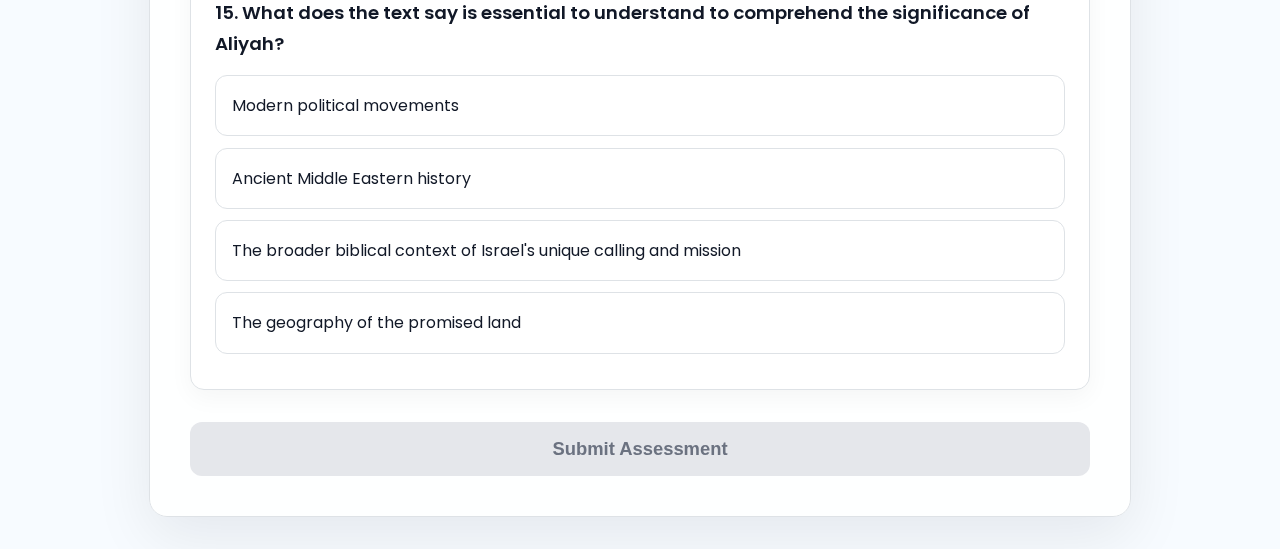
<file: quiz2.html>
<!DOCTYPE html>
<html lang="en">
  <head>
    <meta charset="UTF-8" />
    <meta name="viewport" content="width=device-width, initial-scale=1.0" />
    <title>Aliyah Course - Assessment 2</title>
    <!-- Google Fonts -->
    <link rel="preconnect" href="https://fonts.googleapis.com" />
    <link rel="preconnect" href="https://fonts.gstatic.com" crossorigin />
    <link
      href="https://fonts.googleapis.com/css2?family=Poppins:wght@300;400;500;600;700&display=swap"
      rel="stylesheet"
    />
    <!-- Unified Stylesheet -->
    <link rel="stylesheet" href="style.css" />
    <style>
      /* Fireworks Canvas Styling */
      #fireworks-canvas {
        position: fixed;
        top: 0;
        left: 0;
        width: 100%;
        height: 100%;
        pointer-events: none;
        z-index: 999;
      }

      /* Success Animation for Next Button */
      @keyframes pulseGlow {
        0% {
          box-shadow: 0 0 0 0 rgba(40, 167, 69, 0.7);
        }
        70% {
          box-shadow: 0 0 0 10px rgba(40, 167, 69, 0);
        }
        100% {
          box-shadow: 0 0 0 0 rgba(40, 167, 69, 0);
        }
      }

      #next-lecture-btn.celebrate {
        animation: pulseGlow 2s infinite;
      }

      /* Confetti Text Animation */
      @keyframes celebrate {
        0%,
        100% {
          transform: scale(1);
        }
        50% {
          transform: scale(1.05);
        }
      }

      .grade-pass.celebrating {
        animation: celebrate 0.5s ease-in-out;
      }
    </style>
  </head>
  <body>
    <canvas id="fireworks-canvas"></canvas>
    <div class="container">
      <header class="quiz-header">
        <h1>Assessment 2</h1>
        <div class="progress-bar-container">
          <div class="progress-bar" id="progress-bar"></div>
        </div>
        <div class="stats-container">
          <div id="question-counter">Answered: 0 / 15</div>
          <div id="timer">Time Left: 08:00</div>
        </div>
      </header>

      <form id="quiz-form">
        <div id="questions-wrapper">
          <!-- Questions will be dynamically inserted here by JavaScript -->
        </div>
        <button type="submit" id="submit-btn" disabled>
          Submit Assessment
        </button>
      </form>
    </div>

    <!-- Results Modal -->
    <div id="results-modal" class="modal-overlay">
      <div class="modal-content">
        <h2>Assessment Complete</h2>
        <div id="score-percentage">0%</div>
        <div id="grade-level"></div>
        <p id="feedback-text"></p>
        <div id="answer-review"></div>
        <div class="modal-buttons">
          <a href="lecture2.html" class="nav-btn secondary"
            >Return to Lecture</a
          >
          <button id="retry-btn" class="nav-btn secondary">Retry Quiz</button>
          <!-- This button is hidden by default and shown on pass -->
          <a href="#" id="next-lecture-btn" class="nav-btn"
            >Finish Course (For Now)</a
          >
        </div>
      </div>
    </div>

    <script>
      document.addEventListener("DOMContentLoaded", () => {
        // --- QUIZ DATA - STRICTLY FROM LECTURE 2 ONLY ---
        const quizQuestions = [
          {
            question:
              "According to Lecture 2, what is inseparably linked to the history and destiny of Israel?",
            options: [
              "The development of modern technology",
              "God's plan of redemption for humanity",
              "The economic prosperity of nations",
              "The political structure of governments",
            ],
            answer: 1,
          },
          {
            question:
              "Which three books of Genesis are specifically mentioned as recording God's covenant with Abraham?",
            options: [
              "Genesis 1, 2, and 3",
              "Genesis 10, 11, and 12",
              "Genesis 12, 15, and 17",
              "Genesis 20, 25, and 30",
            ],
            answer: 2,
          },
          {
            question:
              "What are the three key promises mentioned in the Abrahamic Covenant?",
            options: [
              "Peace, prosperity, and protection",
              "Land, descendants, and blessing",
              "Wisdom, wealth, and worship",
              "Faith, hope, and love",
            ],
            answer: 1,
          },
          {
            question:
              "According to the text, God pledges to make Abraham's offspring as numerous as what?",
            options: [
              "The sand on the seashore",
              "The leaves on the trees",
              "The stars in the sky",
              "The drops in the ocean",
            ],
            answer: 2,
          },
          {
            question:
              "What specific land did God promise to give as an everlasting possession?",
            options: [
              "The land of Egypt",
              "The land of Babylon",
              "The land of Canaan",
              "The land of Assyria",
            ],
            answer: 2,
          },
          {
            question:
              "According to the text, are the Abrahamic promises conditional or unconditional?",
            options: [
              "Conditional on obedience",
              "Unconditional and eternal",
              "Partially conditional",
              "Temporary and conditional",
            ],
            answer: 1,
          },
          {
            question: "Whose name was changed to Israel according to the text?",
            options: ["Abraham", "Isaac", "Jacob", "Joseph"],
            answer: 2,
          },
          {
            question:
              "According to Exodus 19:5-6, Israel is called to be what kind of kingdom?",
            options: [
              "A kingdom of warriors",
              "A kingdom of priests",
              "A kingdom of prophets",
              "A kingdom of kings",
            ],
            answer: 1,
          },
          {
            question:
              "What does Exodus 19:5-6 say Israel will be to God above all people?",
            options: [
              "A mighty fortress",
              "A special treasure",
              "A golden crown",
              "A chosen weapon",
            ],
            answer: 1,
          },
          {
            question:
              "According to Isaiah 42:6 and 49:6, Israel is called to be what to the nations?",
            options: ["A judge", "A ruler", "A light", "A wall"],
            answer: 2,
          },
          {
            question:
              "Through what three things is Israel to demonstrate God's character according to the text?",
            options: [
              "Military might, economic power, and political influence",
              "Temple worship, sacrifices, and festivals",
              "Covenant relationship, adherence to His laws, and presence in Canaan",
              "Prayer, fasting, and meditation",
            ],
            answer: 2,
          },
          {
            question:
              "According to Deuteronomy 4:5-8, what should Israel's adherence to God's laws do?",
            options: [
              "Make them wealthy",
              "Make them feared",
              "Attract the nations to God's ways",
              "Isolate them from other nations",
            ],
            answer: 2,
          },
          {
            question:
              "The text describes Israel as a living witness to the one true God in a world filled with what?",
            options: [
              "War and conflict",
              "Idolatry and darkness",
              "Poverty and disease",
              "Ignorance and superstition",
            ],
            answer: 1,
          },
          {
            question:
              "According to the text, through whose seed will all nations of the earth be blessed?",
            options: [
              "Moses's seed",
              "David's seed",
              "Abraham's seed",
              "Solomon's seed",
            ],
            answer: 2,
          },
          {
            question:
              "What does the text say is essential to understand to comprehend the significance of Aliyah?",
            options: [
              "Modern political movements",
              "Ancient Middle Eastern history",
              "The broader biblical context of Israel's unique calling and mission",
              "The geography of the promised land",
            ],
            answer: 2,
          },
        ];

        // --- DOM ELEMENTS ---
        const questionsWrapper = document.getElementById("questions-wrapper");
        const quizForm = document.getElementById("quiz-form");
        const submitBtn = document.getElementById("submit-btn");
        const progressBar = document.getElementById("progress-bar");
        const questionCounter = document.getElementById("question-counter");
        const timerEl = document.getElementById("timer");
        const resultsModal = document.getElementById("results-modal");
        const scorePercentageEl = document.getElementById("score-percentage");
        const gradeLevelEl = document.getElementById("grade-level");
        const feedbackTextEl = document.getElementById("feedback-text");
        const retryBtn = document.getElementById("retry-btn");
        const answerReviewEl = document.getElementById("answer-review");
        const nextLectureBtn = document.getElementById("next-lecture-btn");

        // --- STATE VARIABLES ---
        let userAnswers = new Array(quizQuestions.length).fill(null);
        let timerInterval;
        let timeLeft = 480; // 8 minutes in seconds
        let quizInProgress = true;

        // --- FIREWORKS ANIMATION ---
        class Fireworks {
          constructor() {
            this.canvas = document.getElementById("fireworks-canvas");
            this.ctx = this.canvas.getContext("2d");
            this.particles = [];
            this.rockets = [];
            this.resize();
            window.addEventListener("resize", () => this.resize());
          }

          resize() {
            this.canvas.width = window.innerWidth;
            this.canvas.height = window.innerHeight;
          }

          createRocket() {
            const rocket = {
              x: Math.random() * this.canvas.width,
              y: this.canvas.height,
              vx: (Math.random() - 0.5) * 2,
              vy: -Math.random() * 3 - 12,
              trail: [],
            };
            this.rockets.push(rocket);
          }

          explode(x, y) {
            const colors = [
              "#FFD700",
              "#FF69B4",
              "#00CED1",
              "#FF6347",
              "#9370DB",
              "#32CD32",
            ];
            const color = colors[Math.floor(Math.random() * colors.length)];
            const particleCount = 30 + Math.floor(Math.random() * 20);

            for (let i = 0; i < particleCount; i++) {
              const angle = (Math.PI * 2 * i) / particleCount;
              const velocity = 2 + Math.random() * 3;
              this.particles.push({
                x: x,
                y: y,
                vx: Math.cos(angle) * velocity,
                vy: Math.sin(angle) * velocity,
                color: color,
                life: 1,
                decay: 0.015 + Math.random() * 0.01,
              });
            }
          }

          update() {
            // Update rockets
            for (let i = this.rockets.length - 1; i >= 0; i--) {
              const rocket = this.rockets[i];
              rocket.vy += 0.15; // gravity
              rocket.x += rocket.vx;
              rocket.y += rocket.vy;

              rocket.trail.push({ x: rocket.x, y: rocket.y });
              if (rocket.trail.length > 10) rocket.trail.shift();

              if (rocket.vy >= 0) {
                this.explode(rocket.x, rocket.y);
                this.rockets.splice(i, 1);
              }
            }

            // Update particles
            for (let i = this.particles.length - 1; i >= 0; i--) {
              const p = this.particles[i];
              p.x += p.vx;
              p.y += p.vy;
              p.vy += 0.05; // gravity
              p.vx *= 0.99; // air resistance
              p.life -= p.decay;

              if (p.life <= 0) {
                this.particles.splice(i, 1);
              }
            }
          }

          draw() {
            this.ctx.fillStyle = "rgba(0, 0, 0, 0.1)";
            this.ctx.fillRect(0, 0, this.canvas.width, this.canvas.height);

            // Draw rockets
            this.rockets.forEach((rocket) => {
              this.ctx.beginPath();
              this.ctx.strokeStyle = "rgba(255, 255, 255, 0.8)";
              this.ctx.lineWidth = 2;
              if (rocket.trail.length > 1) {
                this.ctx.moveTo(rocket.trail[0].x, rocket.trail[0].y);
                for (let i = 1; i < rocket.trail.length; i++) {
                  this.ctx.lineTo(rocket.trail[i].x, rocket.trail[i].y);
                }
              }
              this.ctx.stroke();
            });

            // Draw particles
            this.particles.forEach((p) => {
              this.ctx.globalAlpha = p.life;
              this.ctx.fillStyle = p.color;
              this.ctx.beginPath();
              this.ctx.arc(p.x, p.y, 2 + p.life * 2, 0, Math.PI * 2);
              this.ctx.fill();
            });
            this.ctx.globalAlpha = 1;
          }

          start() {
            this.animationId = null;
            const animate = () => {
              this.update();
              this.draw();
              this.animationId = requestAnimationFrame(animate);
            };
            animate();

            // Launch rockets periodically
            this.rocketInterval = setInterval(() => {
              this.createRocket();
            }, 400);

            // Stop after 5 seconds
            setTimeout(() => {
              this.stop();
            }, 5000);
          }

          stop() {
            if (this.rocketInterval) {
              clearInterval(this.rocketInterval);
              this.rocketInterval = null;
            }

            // Let existing particles finish
            const cleanup = () => {
              if (this.particles.length > 0 || this.rockets.length > 0) {
                this.update();
                this.draw();
                requestAnimationFrame(cleanup);
              } else {
                this.ctx.clearRect(0, 0, this.canvas.width, this.canvas.height);
                if (this.animationId) {
                  cancelAnimationFrame(this.animationId);
                }
              }
            };
            cleanup();
          }
        }

        // --- FUNCTIONS ---

        /**
         * Renders the questions and options to the DOM.
         */
        function renderQuestions() {
          let questionsHTML = "";
          quizQuestions.forEach((q, index) => {
            questionsHTML += `
              <div class="question-block">
                <h2>${index + 1}. ${q.question}</h2>
                <ul class="options-list" data-question-index="${index}">
                  ${q.options
                    .map((opt, i) => `<li data-option-index="${i}">${opt}</li>`)
                    .join("")}
                </ul>
              </div>`;
          });
          questionsWrapper.innerHTML = questionsHTML;
        }

        /**
         * Handles the user selecting an answer.
         * @param {Event} e The click event.
         */
        function handleOptionSelect(e) {
          if (!quizInProgress || !e.target.matches("li")) return;

          const questionIndex = e.target.parentElement.dataset.questionIndex;
          const optionIndex = e.target.dataset.optionIndex;

          userAnswers[questionIndex] = parseInt(optionIndex);

          // Update visual selection
          const options = e.target.parentElement.querySelectorAll("li");
          options.forEach((opt) => opt.classList.remove("selected"));
          e.target.classList.add("selected");

          updateProgress();
        }

        /**
         * Updates the progress bar and question counter.
         */
        function updateProgress() {
          const answeredCount = userAnswers.filter((a) => a !== null).length;
          const progress = (answeredCount / quizQuestions.length) * 100;
          progressBar.style.width = `${progress}%`;
          questionCounter.textContent = `Answered: ${answeredCount} / ${quizQuestions.length}`;
          submitBtn.disabled = answeredCount !== quizQuestions.length;
        }

        /**
         * Starts the 8-minute countdown timer.
         */
        function startTimer() {
          timerInterval = setInterval(() => {
            timeLeft--;
            const mins = Math.floor(timeLeft / 60)
              .toString()
              .padStart(2, "0");
            const secs = (timeLeft % 60).toString().padStart(2, "0");
            timerEl.textContent = `Time Left: ${mins}:${secs}`;

            if (timeLeft <= 0) {
              timerEl.textContent = "Time's Up!";
              showResults(); // Auto-submit when time runs out
            }
          }, 1000);
        }

        /**
         * Calculates score, displays results, and enforces pass/fail logic.
         */
        function showResults() {
          if (!quizInProgress) return; // Prevent multiple submissions
          quizInProgress = false;
          clearInterval(timerInterval);

          let score = 0;
          userAnswers.forEach((answer, index) => {
            if (answer === quizQuestions[index].answer) {
              score++;
            }
          });

          const percentage = Math.round((score / quizQuestions.length) * 100);
          scorePercentageEl.textContent = `${percentage}%`;

          // NEW: Enforce 80% pass condition with celebration
          if (percentage >= 80) {
            gradeLevelEl.textContent = "PASS";
            gradeLevelEl.className = "grade-pass celebrating";
            feedbackTextEl.textContent =
              "Congratulations! You have successfully completed the course assessments.";
            nextLectureBtn.style.display = "inline-block"; // Show button
            nextLectureBtn.href = "#"; // No next lecture yet
            nextLectureBtn.classList.add("celebrate");

            // Start fireworks animation
            setTimeout(() => {
              const fireworks = new Fireworks();
              fireworks.start();
            }, 500);
          } else {
            gradeLevelEl.textContent = "FAIL";
            gradeLevelEl.className = "grade-fail";
            feedbackTextEl.textContent = `You scored ${percentage}%. A score of 80% is required to pass. Please review the material and try again.`;
            nextLectureBtn.style.display = "none"; // Hide button
          }

          renderAnswerReview();
          resultsModal.style.display = "flex";
        }

        /**
         * Generates the HTML for the answer review section in the modal.
         */
        function renderAnswerReview() {
          let reviewHTML = "";
          quizQuestions.forEach((q, index) => {
            const userAnswerIndex = userAnswers[index];
            const correctAnswerIndex = q.answer;
            const isCorrect = userAnswerIndex === correctAnswerIndex;
            const userAnswerText =
              userAnswerIndex !== null
                ? q.options[userAnswerIndex]
                : "No answer";

            reviewHTML += `
              <div class="review-item ${isCorrect ? "correct" : "incorrect"}">
                <p class="review-question">${index + 1}. ${q.question}</p>
                <p>Your answer: 
                  <span class="${
                    isCorrect ? "correct-answer" : "incorrect-answer"
                  }">${isCorrect ? "✓" : "✗"} ${userAnswerText}</span>
                </p>
                ${
                  !isCorrect
                    ? `<p>Correct answer: <span class="correct-answer">${q.options[correctAnswerIndex]}</span></p>`
                    : ""
                }
              </div>`;
          });
          answerReviewEl.innerHTML = reviewHTML;
        }

        // --- EVENT LISTENERS ---
        questionsWrapper.addEventListener("click", handleOptionSelect);
        quizForm.addEventListener("submit", (e) => {
          e.preventDefault();
          showResults();
        });
        retryBtn.addEventListener("click", () => {
          window.location.reload();
        });

        // --- INITIALIZATION ---
        renderQuestions();
        startTimer();
      });
    </script>
  </body>
</html>
</file>
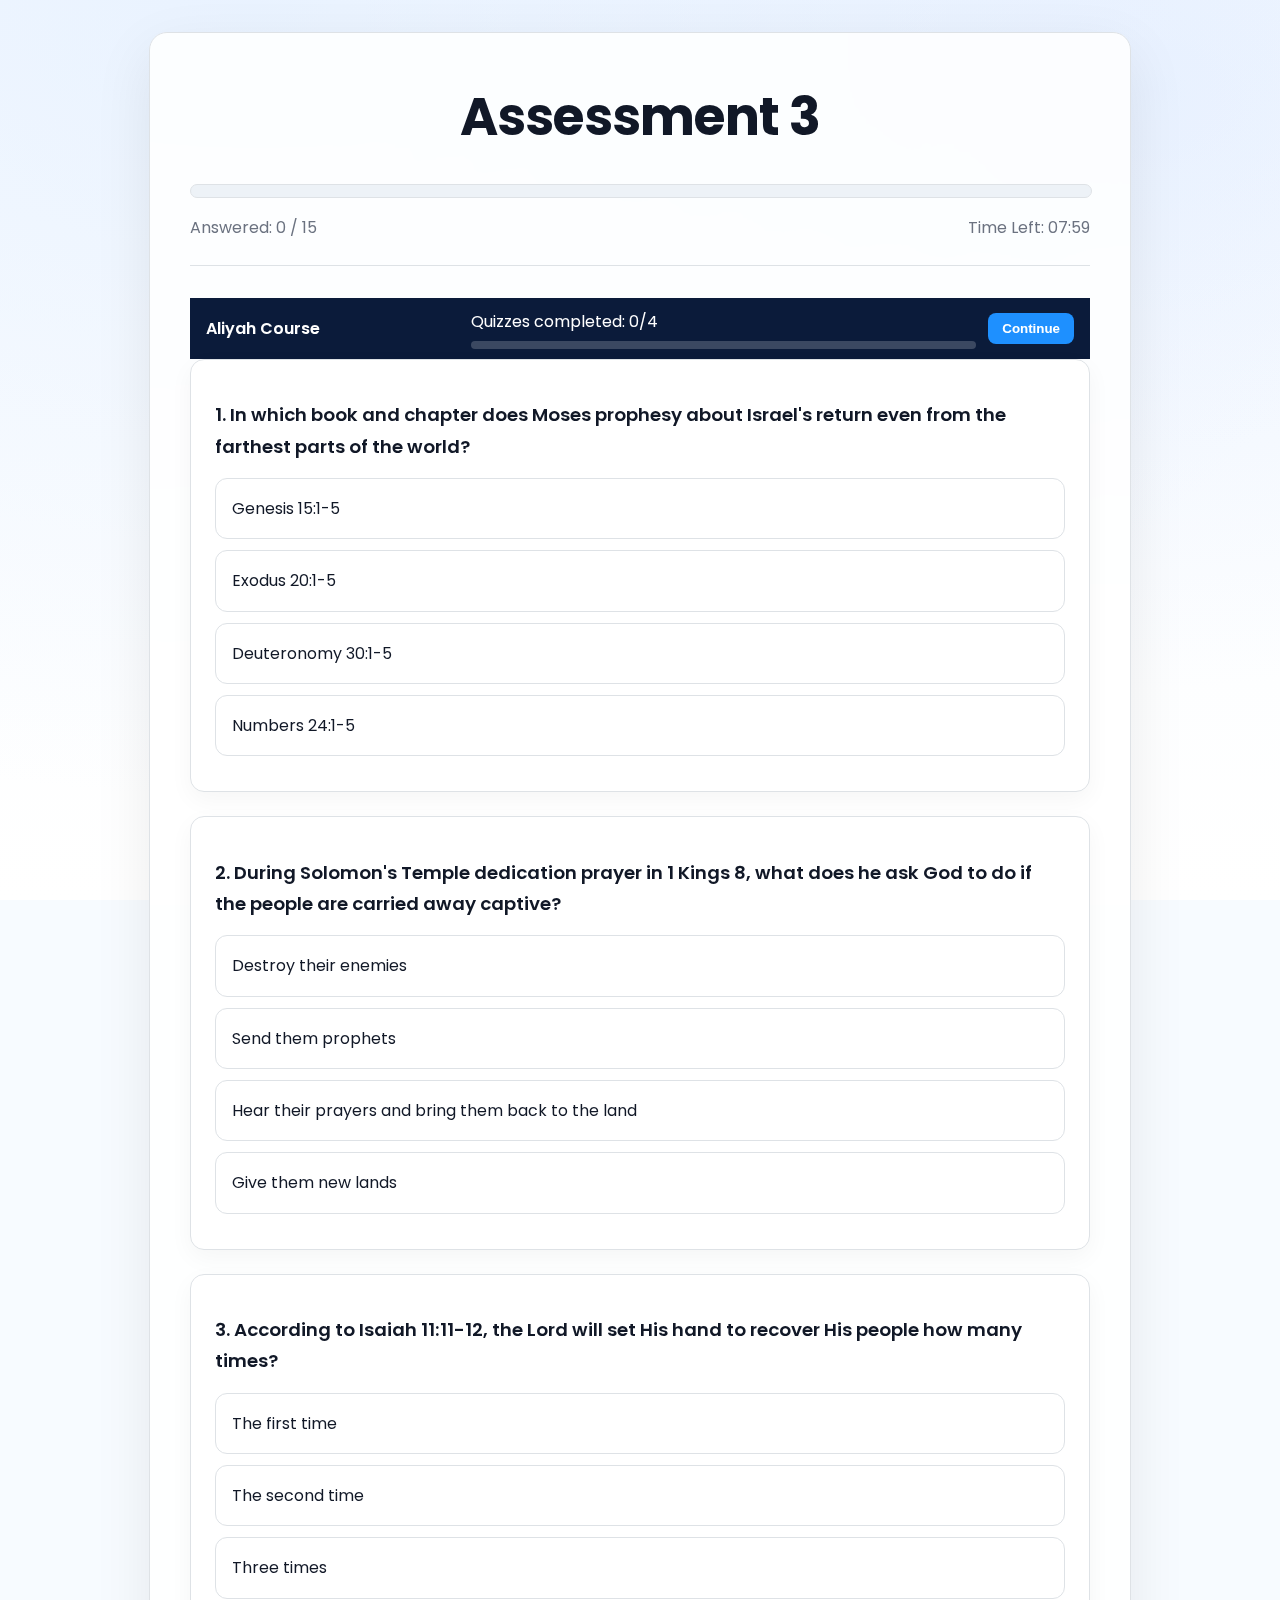
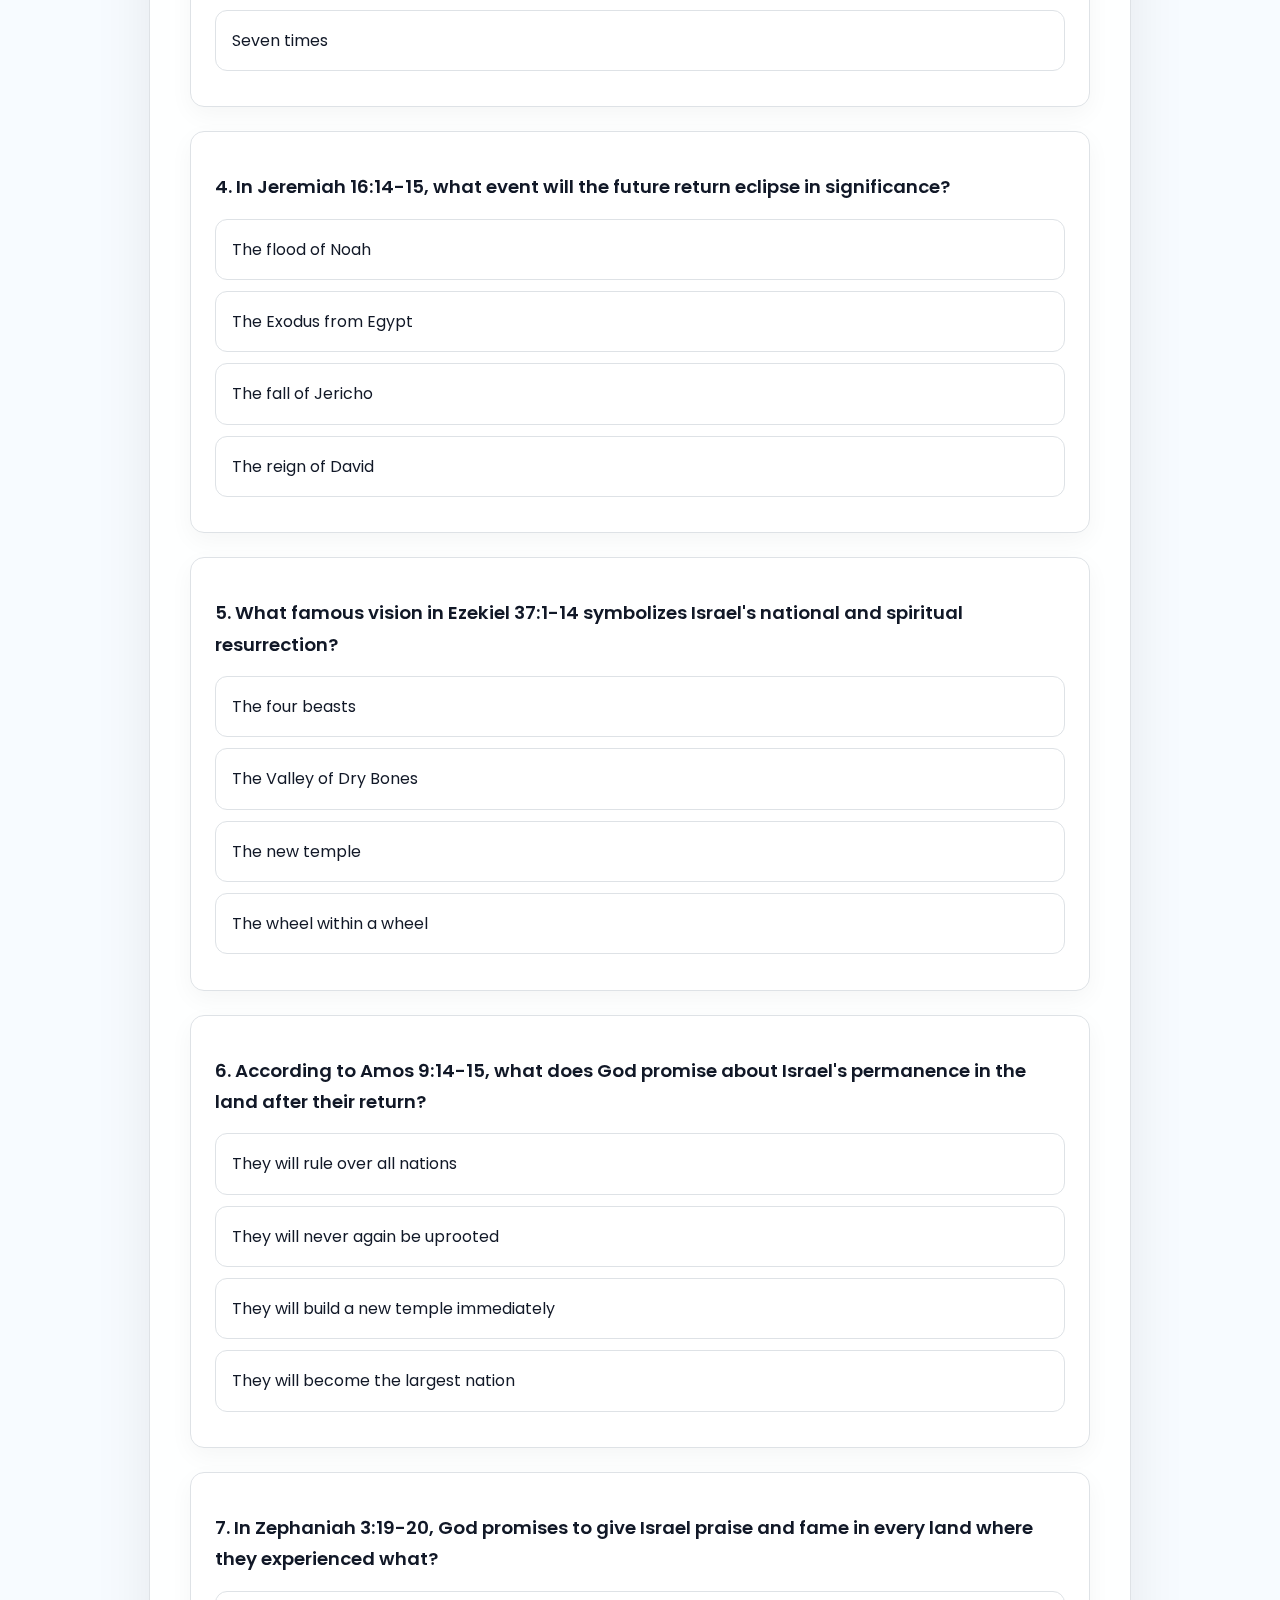
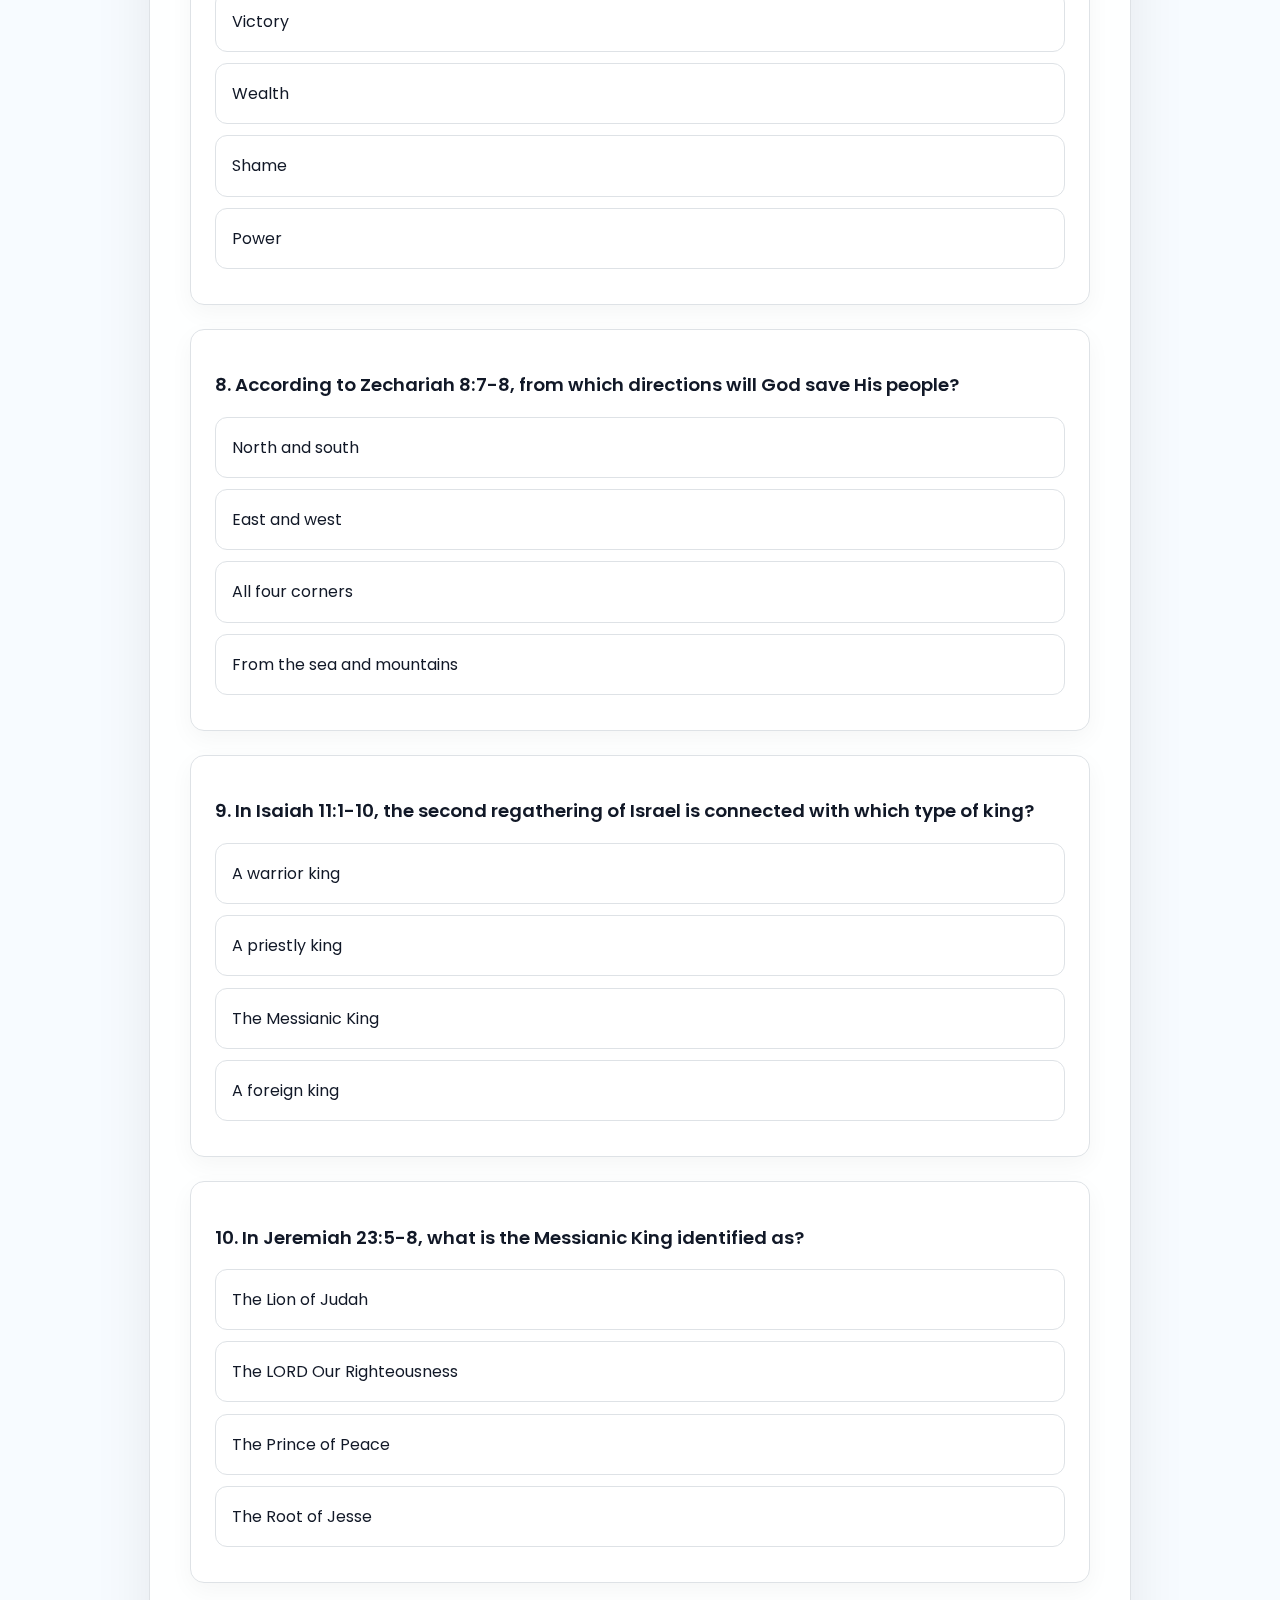
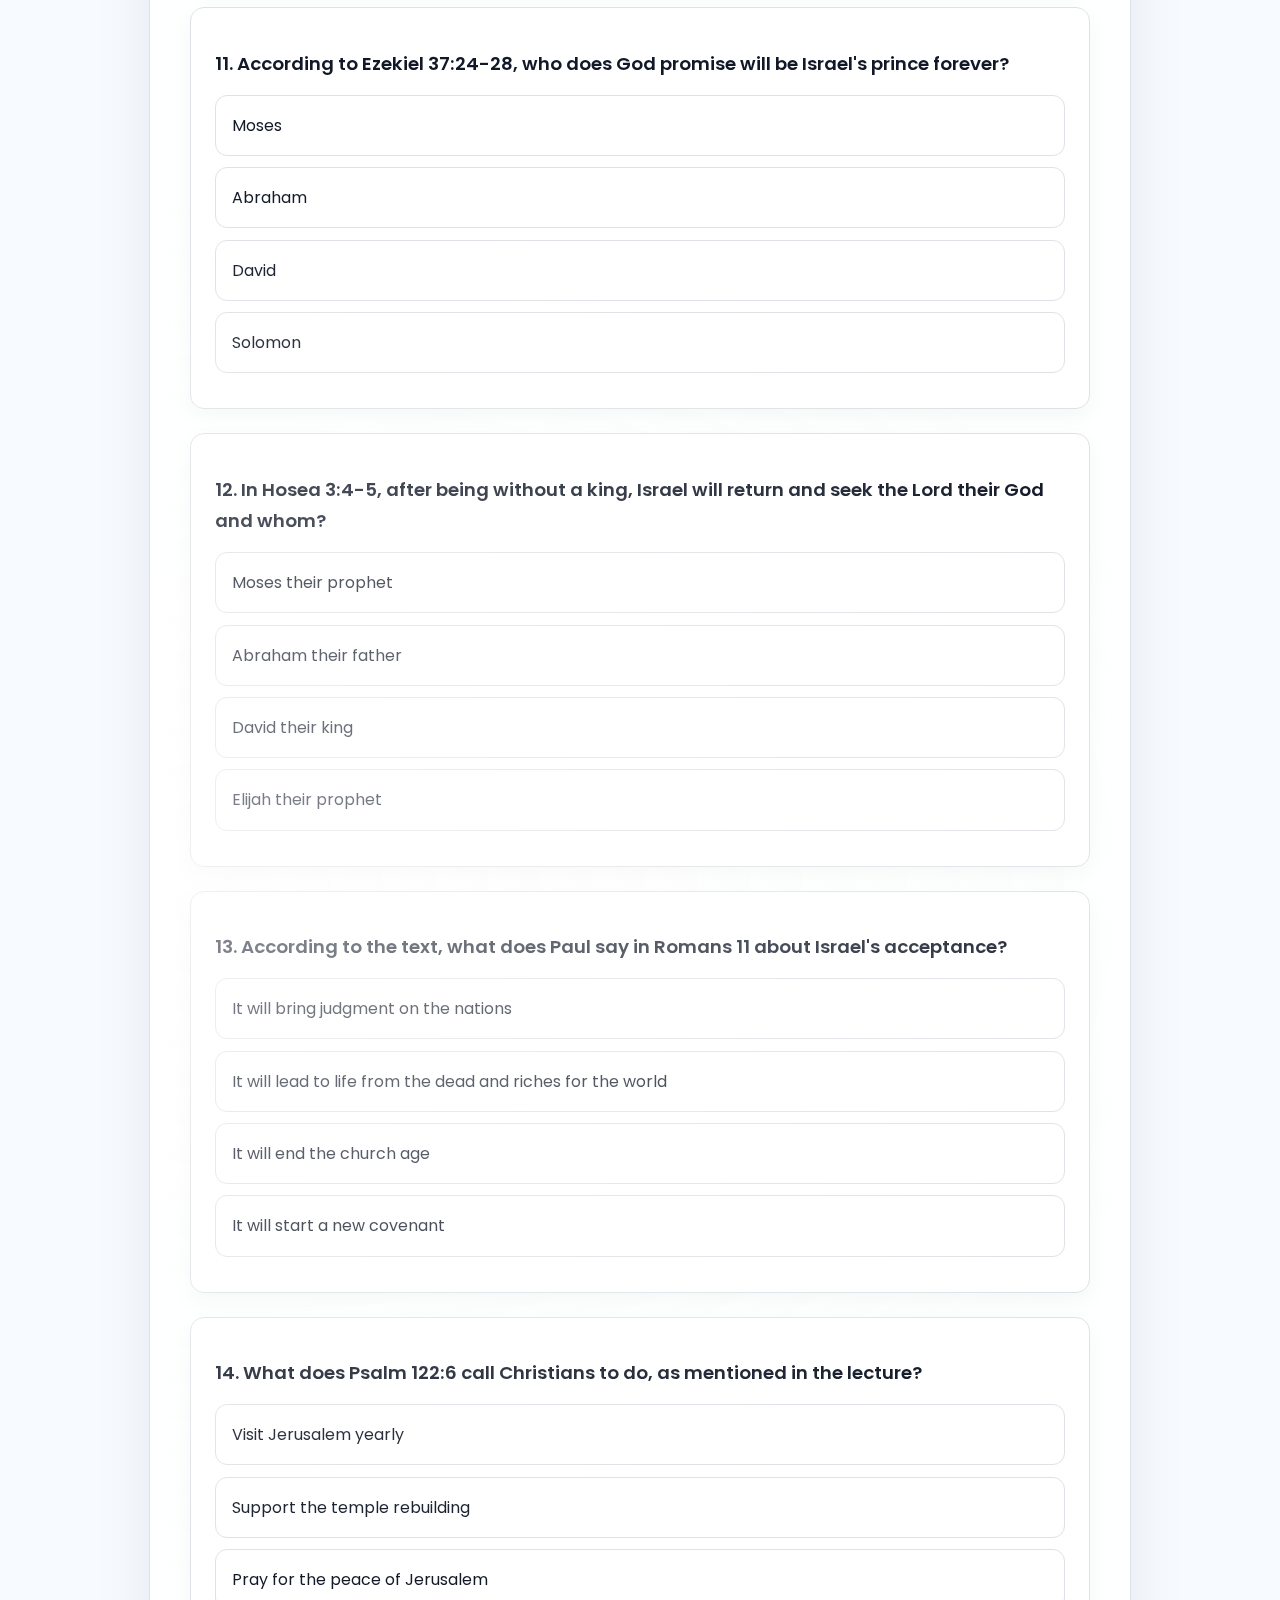
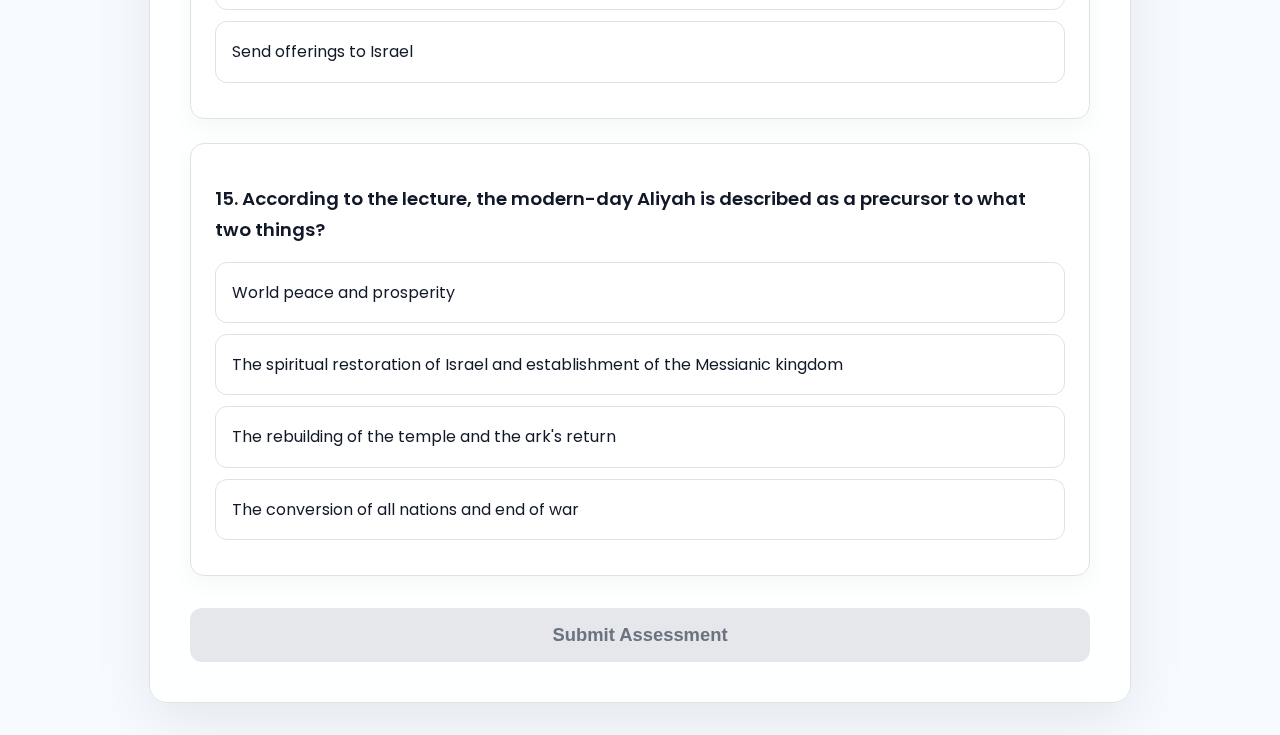
<file: quiz3.html>
<!DOCTYPE html>
<html lang="en">
  <head>
    <meta charset="UTF-8" />
    <meta name="viewport" content="width=device-width, initial-scale=1.0" />
    <title>Aliyah Course - Assessment 3</title>
    <!-- Google Fonts -->
    <link rel="preconnect" href="https://fonts.googleapis.com" />
    <link rel="preconnect" href="https://fonts.gstatic.com" crossorigin />
    <link
      href="https://fonts.googleapis.com/css2?family=Poppins:wght@300;400;500;600;700&display=swap"
      rel="stylesheet"
    />
    <!-- Unified Stylesheet -->
    <link rel="stylesheet" href="style.css" />
    <style>
      /* Fireworks Canvas Styling */
      #fireworks-canvas {
        position: fixed;
        top: 0;
        left: 0;
        width: 100%;
        height: 100%;
        pointer-events: none;
        z-index: 999;
      }

      /* Success Animation for Next Button */
      @keyframes pulseGlow {
        0% {
          box-shadow: 0 0 0 0 rgba(40, 167, 69, 0.7);
        }
        70% {
          box-shadow: 0 0 0 10px rgba(40, 167, 69, 0);
        }
        100% {
          box-shadow: 0 0 0 0 rgba(40, 167, 69, 0);
        }
      }

      #next-lecture-btn.celebrate {
        animation: pulseGlow 2s infinite;
      }

      /* Confetti Text Animation */
      @keyframes celebrate {
        0%,
        100% {
          transform: scale(1);
        }
        50% {
          transform: scale(1.05);
        }
      }

      .grade-pass.celebrating {
        animation: celebrate 0.5s ease-in-out;
      }
    </style>
  </head>
  <body>
    <canvas id="fireworks-canvas"></canvas>
    <div class="container">
      <header class="quiz-header">
        <h1>Assessment 3</h1>
        <div class="progress-bar-container">
          <div class="progress-bar" id="progress-bar"></div>
        </div>
        <div class="stats-container">
          <div id="question-counter">Answered: 0 / 15</div>
          <div id="timer">Time Left: 08:00</div>
        </div>
      </header>

      <form id="quiz-form">
        <div id="questions-wrapper">
          <!-- Questions will be dynamically inserted here by JavaScript -->
        </div>
        <button type="submit" id="submit-btn" disabled>
          Submit Assessment
        </button>
      </form>
    </div>

    <!-- Results Modal -->
    <div id="results-modal" class="modal-overlay">
      <div class="modal-content">
        <h2>Assessment Complete</h2>
        <div id="score-percentage">0%</div>
        <div id="grade-level"></div>
        <p id="feedback-text"></p>
        <div id="answer-review"></div>
        <div class="modal-buttons">
          <a href="lecture3.html" class="nav-btn secondary"
            >Return to Lecture</a
          >
          <button id="retry-btn" class="nav-btn secondary">Retry Quiz</button>
          <!-- This button is hidden by default and shown on pass -->
          <a href="#" id="next-lecture-btn" class="nav-btn">Next Lecture →</a>
        </div>
      </div>
    </div>

    <script>
      document.addEventListener("DOMContentLoaded", () => {
        // --- QUIZ DATA - STRICTLY FROM LECTURE 3 ONLY ---
        const quizQuestions = [
          {
            question:
              "In which book and chapter does Moses prophesy about Israel's return even from the farthest parts of the world?",
            options: [
              "Genesis 15:1-5",
              "Exodus 20:1-5",
              "Deuteronomy 30:1-5",
              "Numbers 24:1-5",
            ],
            answer: 2,
          },
          {
            question:
              "During Solomon's Temple dedication prayer in 1 Kings 8, what does he ask God to do if the people are carried away captive?",
            options: [
              "Destroy their enemies",
              "Send them prophets",
              "Hear their prayers and bring them back to the land",
              "Give them new lands",
            ],
            answer: 2,
          },
          {
            question:
              "According to Isaiah 11:11-12, the Lord will set His hand to recover His people how many times?",
            options: [
              "The first time",
              "The second time",
              "Three times",
              "Seven times",
            ],
            answer: 1,
          },
          {
            question:
              "In Jeremiah 16:14-15, what event will the future return eclipse in significance?",
            options: [
              "The flood of Noah",
              "The Exodus from Egypt",
              "The fall of Jericho",
              "The reign of David",
            ],
            answer: 1,
          },
          {
            question:
              "What famous vision in Ezekiel 37:1-14 symbolizes Israel's national and spiritual resurrection?",
            options: [
              "The four beasts",
              "The Valley of Dry Bones",
              "The new temple",
              "The wheel within a wheel",
            ],
            answer: 1,
          },
          {
            question:
              "According to Amos 9:14-15, what does God promise about Israel's permanence in the land after their return?",
            options: [
              "They will rule over all nations",
              "They will never again be uprooted",
              "They will build a new temple immediately",
              "They will become the largest nation",
            ],
            answer: 1,
          },
          {
            question:
              "In Zephaniah 3:19-20, God promises to give Israel praise and fame in every land where they experienced what?",
            options: ["Victory", "Wealth", "Shame", "Power"],
            answer: 2,
          },
          {
            question:
              "According to Zechariah 8:7-8, from which directions will God save His people?",
            options: [
              "North and south",
              "East and west",
              "All four corners",
              "From the sea and mountains",
            ],
            answer: 1,
          },
          {
            question:
              "In Isaiah 11:1-10, the second regathering of Israel is connected with which type of king?",
            options: [
              "A warrior king",
              "A priestly king",
              "The Messianic King",
              "A foreign king",
            ],
            answer: 2,
          },
          {
            question:
              "In Jeremiah 23:5-8, what is the Messianic King identified as?",
            options: [
              "The Lion of Judah",
              "The LORD Our Righteousness",
              "The Prince of Peace",
              "The Root of Jesse",
            ],
            answer: 1,
          },
          {
            question:
              "According to Ezekiel 37:24-28, who does God promise will be Israel's prince forever?",
            options: ["Moses", "Abraham", "David", "Solomon"],
            answer: 2,
          },
          {
            question:
              "In Hosea 3:4-5, after being without a king, Israel will return and seek the Lord their God and whom?",
            options: [
              "Moses their prophet",
              "Abraham their father",
              "David their king",
              "Elijah their prophet",
            ],
            answer: 2,
          },
          {
            question:
              "According to the text, what does Paul say in Romans 11 about Israel's acceptance?",
            options: [
              "It will bring judgment on the nations",
              "It will lead to life from the dead and riches for the world",
              "It will end the church age",
              "It will start a new covenant",
            ],
            answer: 1,
          },
          {
            question:
              "What does Psalm 122:6 call Christians to do, as mentioned in the lecture?",
            options: [
              "Visit Jerusalem yearly",
              "Support the temple rebuilding",
              "Pray for the peace of Jerusalem",
              "Send offerings to Israel",
            ],
            answer: 2,
          },
          {
            question:
              "According to the lecture, the modern-day Aliyah is described as a precursor to what two things?",
            options: [
              "World peace and prosperity",
              "The spiritual restoration of Israel and establishment of the Messianic kingdom",
              "The rebuilding of the temple and the ark's return",
              "The conversion of all nations and end of war",
            ],
            answer: 1,
          },
        ];

        // --- DOM ELEMENTS ---
        const questionsWrapper = document.getElementById("questions-wrapper");
        const quizForm = document.getElementById("quiz-form");
        const submitBtn = document.getElementById("submit-btn");
        const progressBar = document.getElementById("progress-bar");
        const questionCounter = document.getElementById("question-counter");
        const timerEl = document.getElementById("timer");
        const resultsModal = document.getElementById("results-modal");
        const scorePercentageEl = document.getElementById("score-percentage");
        const gradeLevelEl = document.getElementById("grade-level");
        const feedbackTextEl = document.getElementById("feedback-text");
        const retryBtn = document.getElementById("retry-btn");
        const answerReviewEl = document.getElementById("answer-review");
        const nextLectureBtn = document.getElementById("next-lecture-btn");

        // --- STATE VARIABLES ---
        let userAnswers = new Array(quizQuestions.length).fill(null);
        let timerInterval;
        let timeLeft = 480; // 8 minutes in seconds
        let quizInProgress = true;

        // --- FIREWORKS ANIMATION ---
        class Fireworks {
          constructor() {
            this.canvas = document.getElementById("fireworks-canvas");
            this.ctx = this.canvas.getContext("2d");
            this.particles = [];
            this.rockets = [];
            this.resize();
            window.addEventListener("resize", () => this.resize());
          }

          resize() {
            this.canvas.width = window.innerWidth;
            this.canvas.height = window.innerHeight;
          }

          createRocket() {
            const rocket = {
              x: Math.random() * this.canvas.width,
              y: this.canvas.height,
              vx: (Math.random() - 0.5) * 2,
              vy: -Math.random() * 3 - 12,
              trail: [],
            };
            this.rockets.push(rocket);
          }

          explode(x, y) {
            const colors = [
              "#FFD700",
              "#FF69B4",
              "#00CED1",
              "#FF6347",
              "#9370DB",
              "#32CD32",
            ];
            const color = colors[Math.floor(Math.random() * colors.length)];
            const particleCount = 30 + Math.floor(Math.random() * 20);

            for (let i = 0; i < particleCount; i++) {
              const angle = (Math.PI * 2 * i) / particleCount;
              const velocity = 2 + Math.random() * 3;
              this.particles.push({
                x: x,
                y: y,
                vx: Math.cos(angle) * velocity,
                vy: Math.sin(angle) * velocity,
                color: color,
                life: 1,
                decay: 0.015 + Math.random() * 0.01,
              });
            }
          }

          update() {
            // Update rockets
            for (let i = this.rockets.length - 1; i >= 0; i--) {
              const rocket = this.rockets[i];
              rocket.vy += 0.15; // gravity
              rocket.x += rocket.vx;
              rocket.y += rocket.vy;

              rocket.trail.push({ x: rocket.x, y: rocket.y });
              if (rocket.trail.length > 10) rocket.trail.shift();

              if (rocket.vy >= 0) {
                this.explode(rocket.x, rocket.y);
                this.rockets.splice(i, 1);
              }
            }

            // Update particles
            for (let i = this.particles.length - 1; i >= 0; i--) {
              const p = this.particles[i];
              p.x += p.vx;
              p.y += p.vy;
              p.vy += 0.05; // gravity
              p.vx *= 0.99; // air resistance
              p.life -= p.decay;

              if (p.life <= 0) {
                this.particles.splice(i, 1);
              }
            }
          }

          draw() {
            this.ctx.fillStyle = "rgba(0, 0, 0, 0.1)";
            this.ctx.fillRect(0, 0, this.canvas.width, this.canvas.height);

            // Draw rockets
            this.rockets.forEach((rocket) => {
              this.ctx.beginPath();
              this.ctx.strokeStyle = "rgba(255, 255, 255, 0.8)";
              this.ctx.lineWidth = 2;
              if (rocket.trail.length > 1) {
                this.ctx.moveTo(rocket.trail[0].x, rocket.trail[0].y);
                for (let i = 1; i < rocket.trail.length; i++) {
                  this.ctx.lineTo(rocket.trail[i].x, rocket.trail[i].y);
                }
              }
              this.ctx.stroke();
            });

            // Draw particles
            this.particles.forEach((p) => {
              this.ctx.globalAlpha = p.life;
              this.ctx.fillStyle = p.color;
              this.ctx.beginPath();
              this.ctx.arc(p.x, p.y, 2 + p.life * 2, 0, Math.PI * 2);
              this.ctx.fill();
            });
            this.ctx.globalAlpha = 1;
          }

          start() {
            this.animationId = null;
            const animate = () => {
              this.update();
              this.draw();
              this.animationId = requestAnimationFrame(animate);
            };
            animate();

            // Launch rockets periodically
            this.rocketInterval = setInterval(() => {
              this.createRocket();
            }, 400);

            // Stop after 5 seconds
            setTimeout(() => {
              this.stop();
            }, 5000);
          }

          stop() {
            if (this.rocketInterval) {
              clearInterval(this.rocketInterval);
              this.rocketInterval = null;
            }

            // Let existing particles finish
            const cleanup = () => {
              if (this.particles.length > 0 || this.rockets.length > 0) {
                this.update();
                this.draw();
                requestAnimationFrame(cleanup);
              } else {
                this.ctx.clearRect(0, 0, this.canvas.width, this.canvas.height);
                if (this.animationId) {
                  cancelAnimationFrame(this.animationId);
                }
              }
            };
            cleanup();
          }
        }

        // --- FUNCTIONS ---

        /**
         * Renders the questions and options to the DOM.
         */
        function renderQuestions() {
          let questionsHTML = "";
          quizQuestions.forEach((q, index) => {
            questionsHTML += `
              <div class="question-block">
                <h2>${index + 1}. ${q.question}</h2>
                <ul class="options-list" data-question-index="${index}">
                  ${q.options
                    .map((opt, i) => `<li data-option-index="${i}">${opt}</li>`)
                    .join("")}
                </ul>
              </div>`;
          });
          questionsWrapper.innerHTML = questionsHTML;
        }

        /**
         * Handles the user selecting an answer.
         * @param {Event} e The click event.
         */
        function handleOptionSelect(e) {
          if (!quizInProgress || !e.target.matches("li")) return;

          const questionIndex = e.target.parentElement.dataset.questionIndex;
          const optionIndex = e.target.dataset.optionIndex;

          userAnswers[questionIndex] = parseInt(optionIndex);

          // Update visual selection
          const options = e.target.parentElement.querySelectorAll("li");
          options.forEach((opt) => opt.classList.remove("selected"));
          e.target.classList.add("selected");

          updateProgress();
        }

        /**
         * Updates the progress bar and question counter.
         */
        function updateProgress() {
          const answeredCount = userAnswers.filter((a) => a !== null).length;
          const progress = (answeredCount / quizQuestions.length) * 100;
          progressBar.style.width = `${progress}%`;
          questionCounter.textContent = `Answered: ${answeredCount} / ${quizQuestions.length}`;
          submitBtn.disabled = answeredCount !== quizQuestions.length;
        }

        /**
         * Starts the 8-minute countdown timer.
         */
        function startTimer() {
          timerInterval = setInterval(() => {
            timeLeft--;
            const mins = Math.floor(timeLeft / 60)
              .toString()
              .padStart(2, "0");
            const secs = (timeLeft % 60).toString().padStart(2, "0");
            timerEl.textContent = `Time Left: ${mins}:${secs}`;

            if (timeLeft <= 0) {
              timerEl.textContent = "Time's Up!";
              showResults(); // Auto-submit when time runs out
            }
          }, 1000);
        }

        /**
         * Calculates score, displays results, and enforces pass/fail logic.
         */
        function showResults() {
          if (!quizInProgress) return; // Prevent multiple submissions
          quizInProgress = false;
          clearInterval(timerInterval);

          let score = 0;
          userAnswers.forEach((answer, index) => {
            if (answer === quizQuestions[index].answer) {
              score++;
            }
          });

          const percentage = Math.round((score / quizQuestions.length) * 100);
          scorePercentageEl.textContent = `${percentage}%`;

          // NEW: Enforce 80% pass condition with celebration
          if (percentage >= 80) {
            gradeLevelEl.textContent = "PASS";
            gradeLevelEl.className = "grade-pass celebrating";
            feedbackTextEl.textContent =
              "Excellent! You have mastered the prophetic promises. You may proceed to the next lecture.";
            nextLectureBtn.style.display = "inline-block"; // Show button
            nextLectureBtn.href = "lecture4.html"; // Set link to next lecture
            nextLectureBtn.classList.add("celebrate");

            // Start fireworks animation
            setTimeout(() => {
              const fireworks = new Fireworks();
              fireworks.start();
            }, 500);
          } else {
            gradeLevelEl.textContent = "FAIL";
            gradeLevelEl.className = "grade-fail";
            feedbackTextEl.textContent = `You scored ${percentage}%. A score of 80% is required to pass. Please review the material and try again.`;
            nextLectureBtn.style.display = "none"; // Hide button
          }

          renderAnswerReview();
          resultsModal.style.display = "flex";
        }

        /**
         * Generates the HTML for the answer review section in the modal.
         */
        function renderAnswerReview() {
          let reviewHTML = "";
          quizQuestions.forEach((q, index) => {
            const userAnswerIndex = userAnswers[index];
            const correctAnswerIndex = q.answer;
            const isCorrect = userAnswerIndex === correctAnswerIndex;
            const userAnswerText =
              userAnswerIndex !== null
                ? q.options[userAnswerIndex]
                : "No answer";

            reviewHTML += `
              <div class="review-item ${isCorrect ? "correct" : "incorrect"}">
                <p class="review-question">${index + 1}. ${q.question}</p>
                <p>Your answer: 
                  <span class="${
                    isCorrect ? "correct-answer" : "incorrect-answer"
                  }">${isCorrect ? "✓" : "✗"} ${userAnswerText}</span>
                </p>
                ${
                  !isCorrect
                    ? `<p>Correct answer: <span class="correct-answer">${q.options[correctAnswerIndex]}</span></p>`
                    : ""
                }
              </div>`;
          });
          answerReviewEl.innerHTML = reviewHTML;
        }

        // --- EVENT LISTENERS ---
        questionsWrapper.addEventListener("click", handleOptionSelect);
        quizForm.addEventListener("submit", (e) => {
          e.preventDefault();
          showResults();
        });
        retryBtn.addEventListener("click", () => {
          window.location.reload();
        });

        // --- INITIALIZATION ---
        renderQuestions();
        startTimer();
      });
    </script>
    <script src="./progress.js" defer></script>
  </body>
</html>
</file>
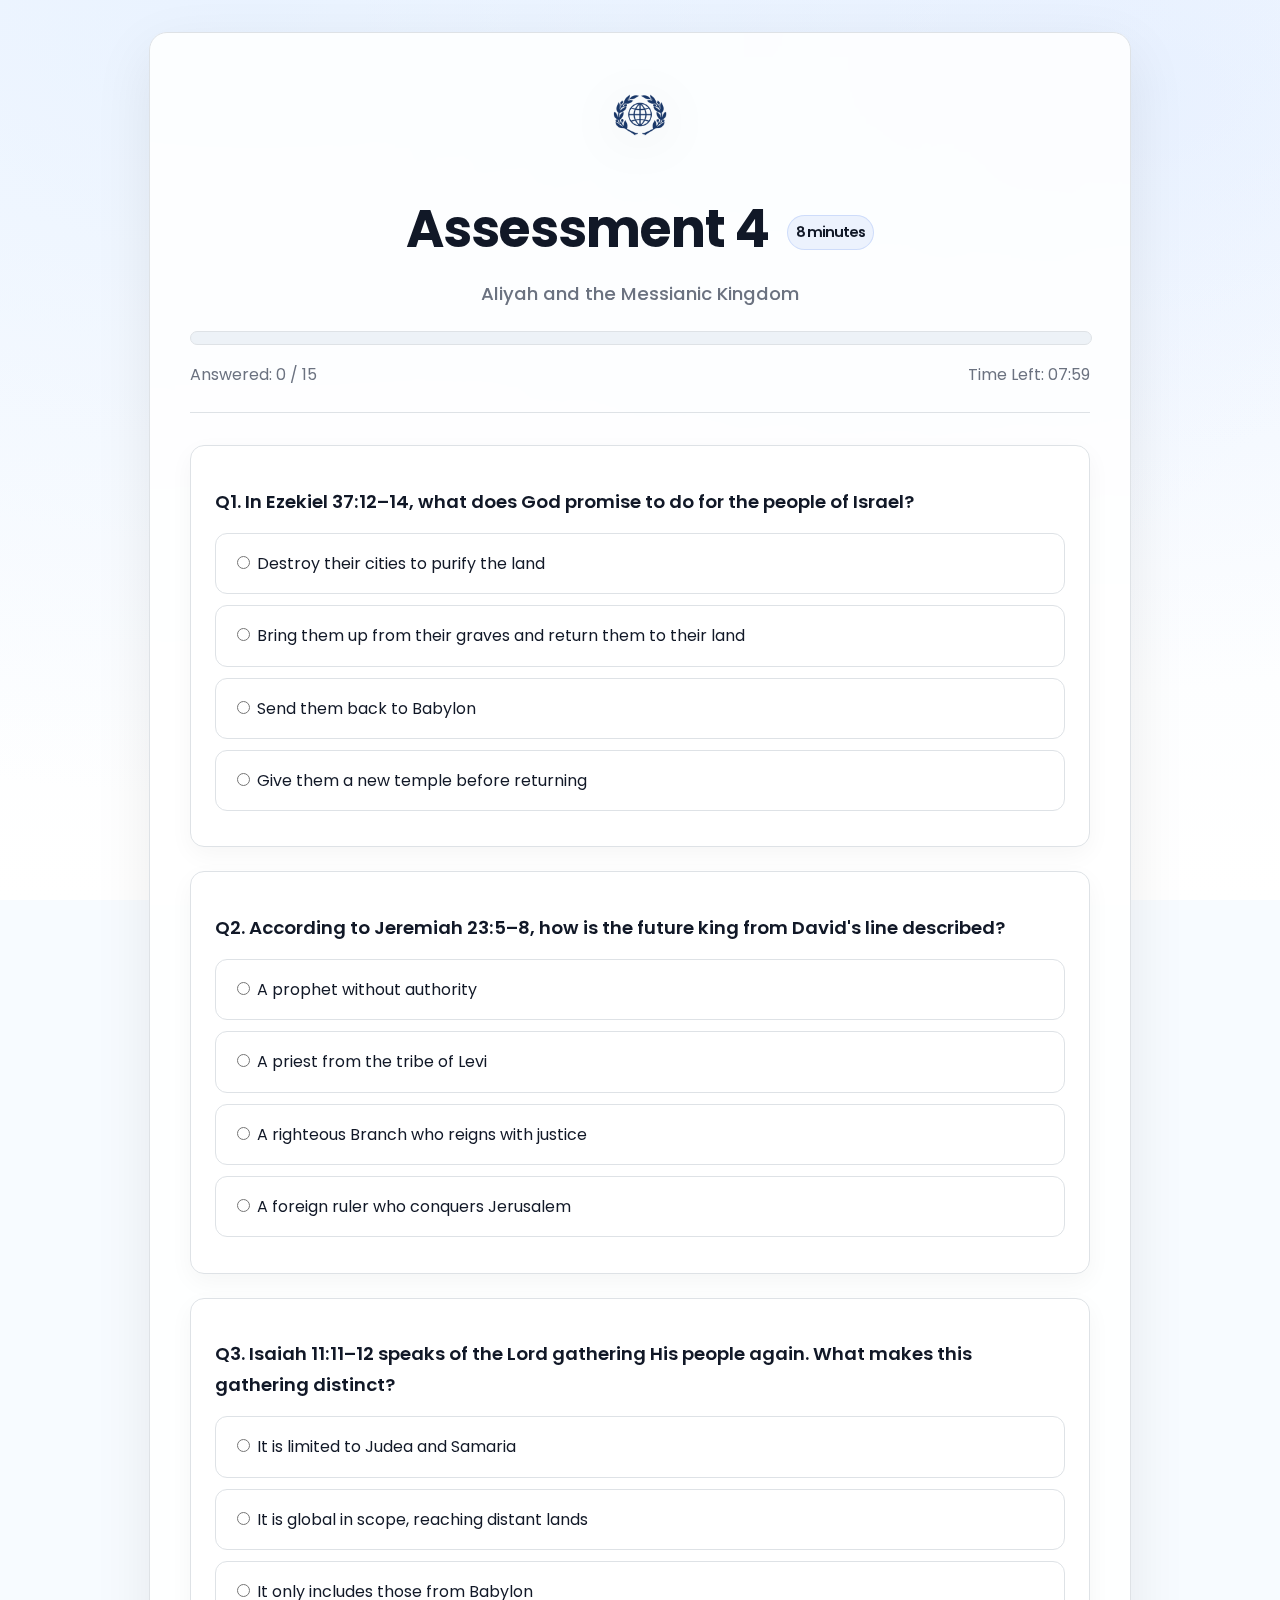
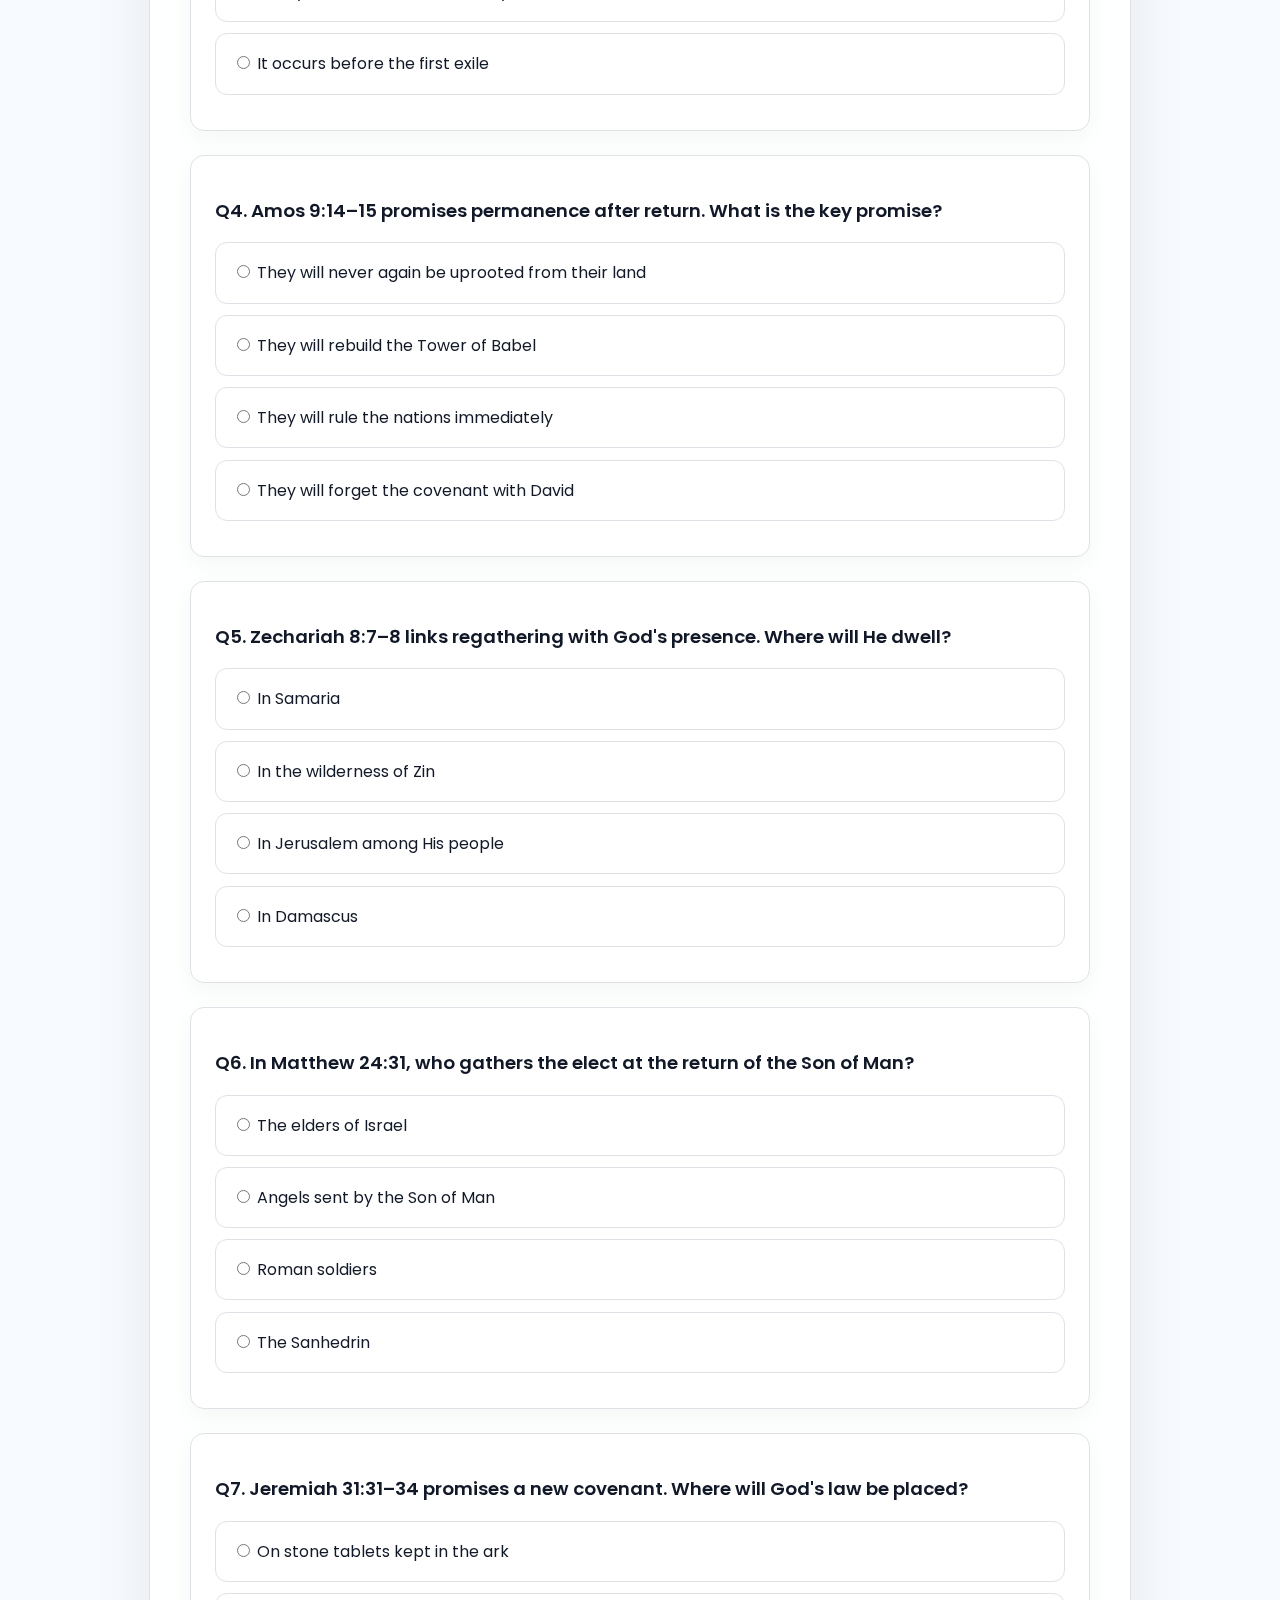
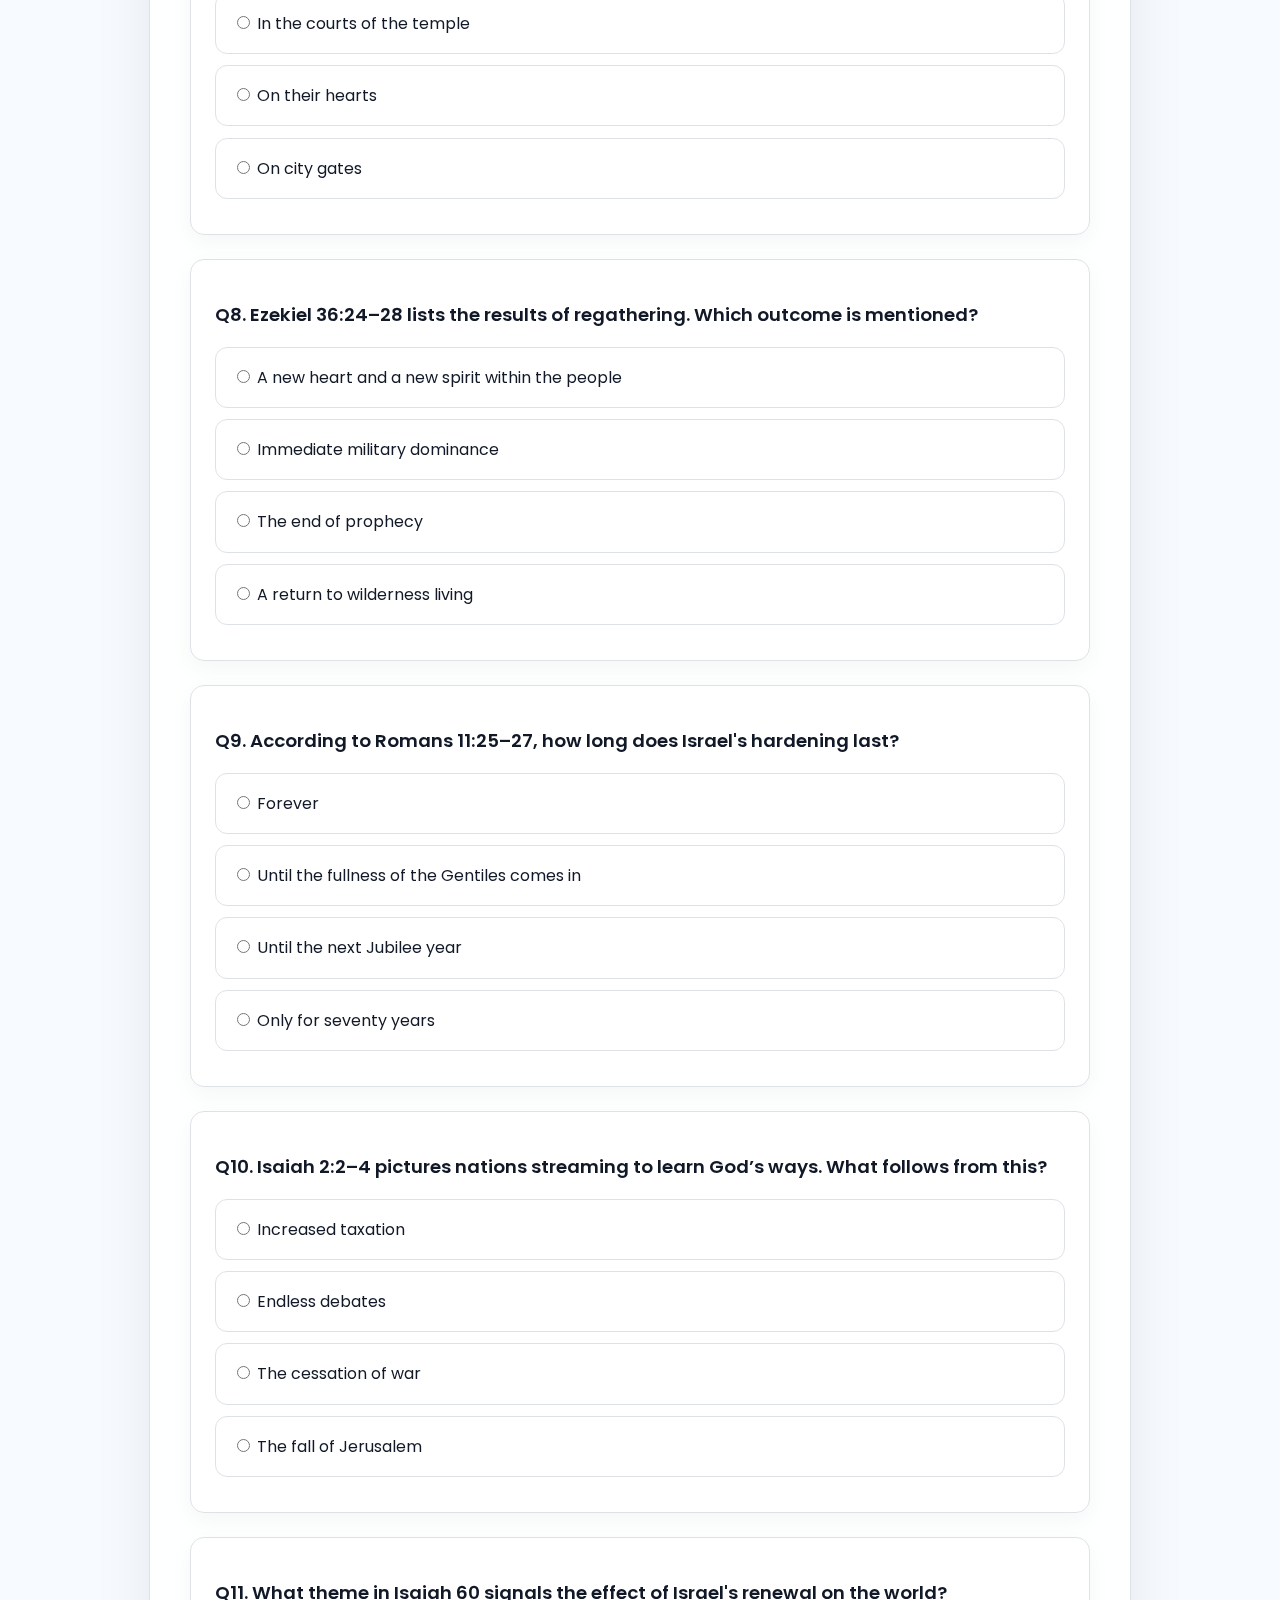
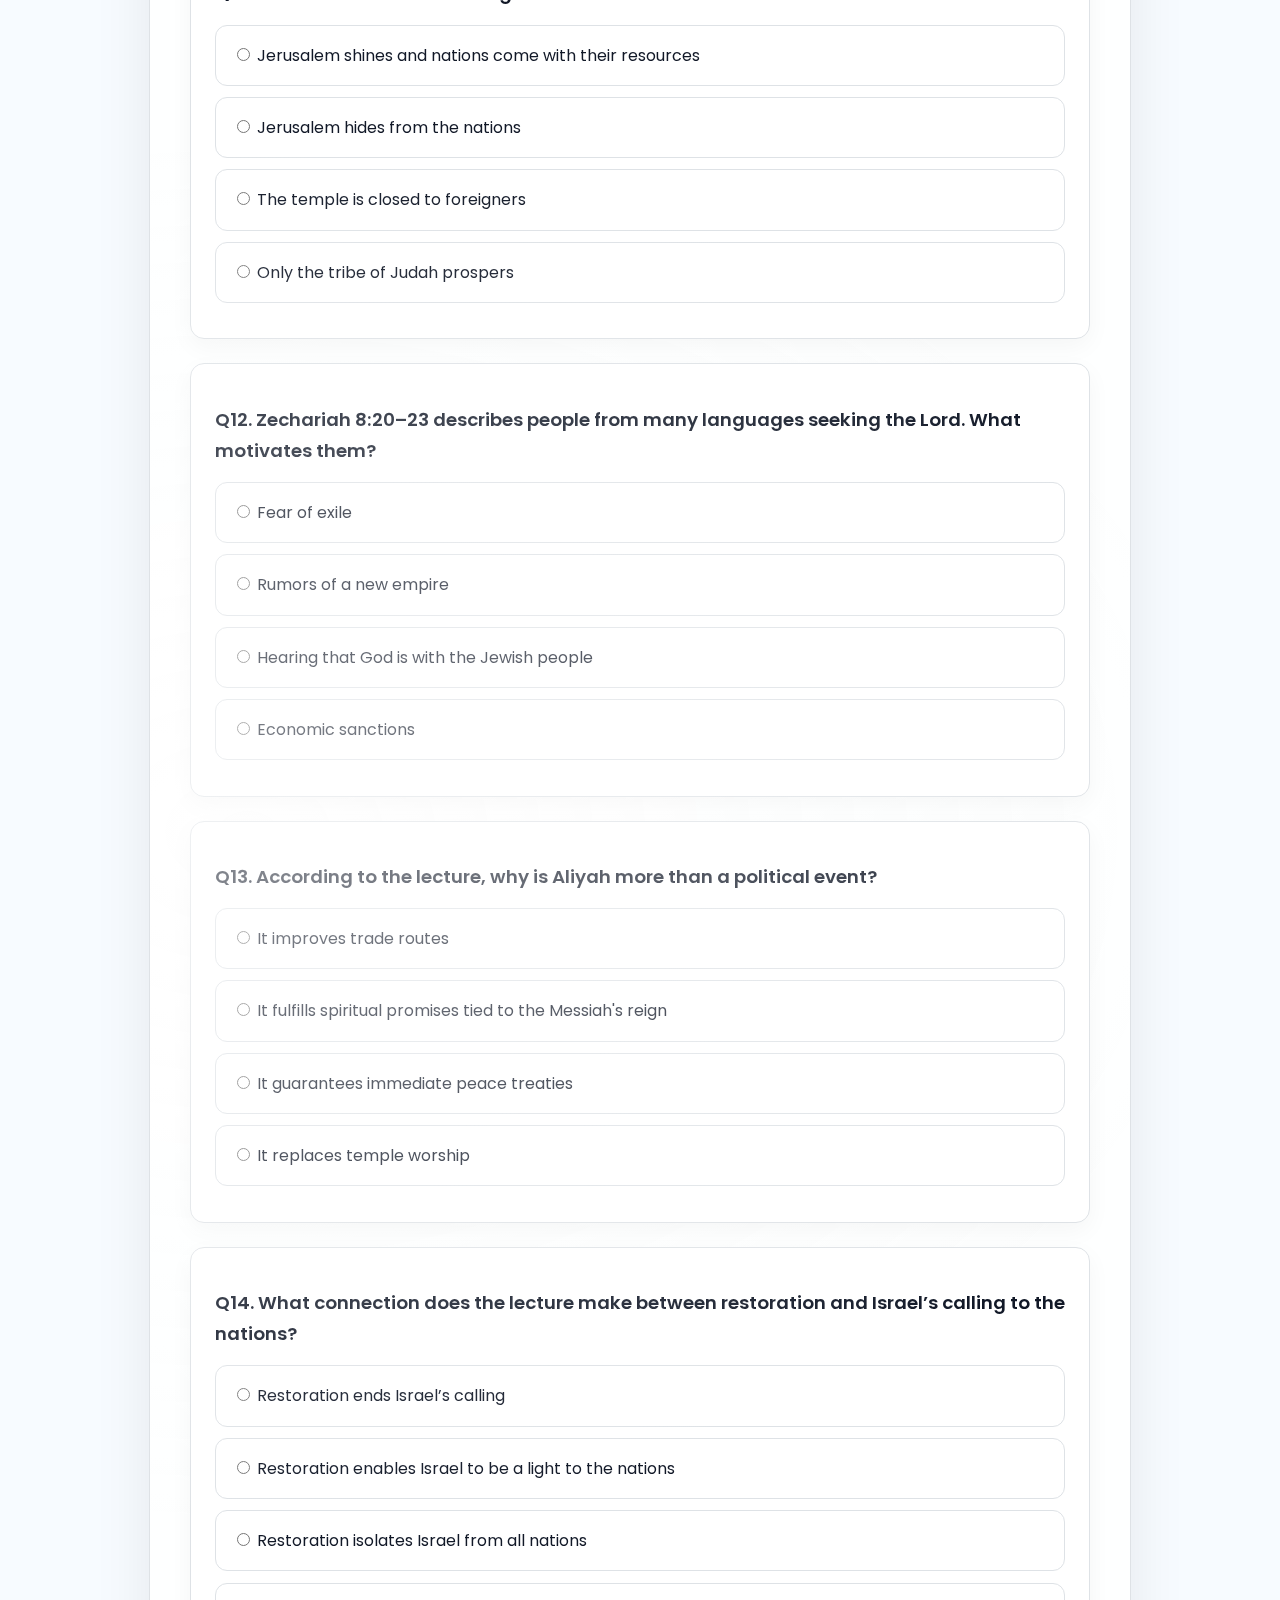
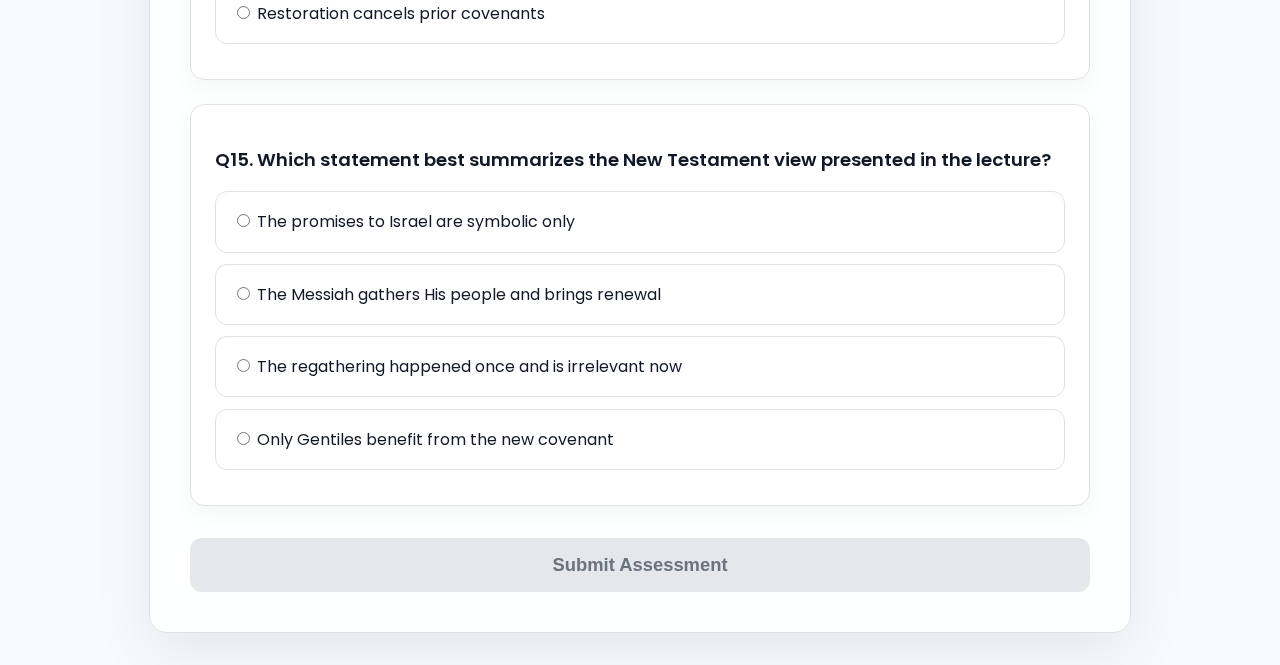
<file: quiz4.html>
<!DOCTYPE html>
<html lang="en">
  <head>
    <meta charset="UTF-8" />
    <meta name="viewport" content="width=device-width, initial-scale=1.0" />
    <title>Aliyah Course - Assessment 4</title>
    <link rel="preconnect" href="https://fonts.googleapis.com" />
    <link rel="preconnect" href="https://fonts.gstatic.com" crossorigin />
    <link
      href="https://fonts.googleapis.com/css2?family=Poppins:wght@300;400;500;600;700&display=swap"
      rel="stylesheet"
    />
    <link rel="stylesheet" href="style.css" />
    <style>
      /* Slightly different accent to signal a new module while staying subtle */
      header h1 span.badge { 
        display: inline-block; 
        font-size: 0.9rem; 
        font-weight: 600; 
        background: rgba(37, 99, 235, 0.08); 
        border: 1px solid rgba(37, 99, 235, 0.15); 
        padding: 0.25rem 0.5rem; 
        border-radius: 999px; 
        vertical-align: middle;
        margin-left: 0.5rem;
      }
    </style>
  </head>
  <body>
    <canvas id="bg-canvas"></canvas>

    <div class="container">
      <header>
        <img src="cropped-ICEJ-Logo-Emblem_blue.png" alt="Course Logo" class="header-logo" />
        <div class="header-text">
          <h1>Assessment 4 <span class="badge">8 minutes</span></h1>
          <h2>Aliyah and the Messianic Kingdom</h2>
        </div>
        <div class="progress-bar-container">
          <div class="progress-bar" id="progress-bar"></div>
        </div>
        <div class="stats-container">
          <div id="question-counter">Answered: 0 / 15</div>
          <div id="timer">Time Left: 08:00</div>
        </div>
      </header>

      <form id="quiz-form">
        <div id="questions-wrapper"></div>
        <button type="submit" id="submit-btn" disabled>Submit Assessment</button>
      </form>
    </div>

    <div id="results-modal" class="modal-overlay">
      <div class="modal-content">
        <h2>Assessment Complete</h2>
        <div id="score-percentage">0%</div>
        <div id="grade-level"></div>
        <p id="feedback-text"></p>
        <div id="answer-review"></div>
        <div class="modal-buttons">
          <a href="lecture4.html" class="nav-btn secondary">Return to Lecture</a>
          <button id="retry-btn" class="nav-btn outlined">Retry</button>
          <a id="next-lecture-btn" href="#" class="nav-btn" style="display:none;">Continue</a>
        </div>
        <canvas id="fireworks"></canvas>
      </div>
    </div>

    <script>
      document.addEventListener("DOMContentLoaded", () => {
        const questions = [
          {
            question: "In Ezekiel 37:12–14, what does God promise to do for the people of Israel?",
            options: [
              "Destroy their cities to purify the land",
              "Bring them up from their graves and return them to their land",
              "Send them back to Babylon",
              "Give them a new temple before returning"
            ],
            answer: 1
          },
          {
            question: "According to Jeremiah 23:5–8, how is the future king from David's line described?",
            options: [
              "A prophet without authority",
              "A priest from the tribe of Levi",
              "A righteous Branch who reigns with justice",
              "A foreign ruler who conquers Jerusalem"
            ],
            answer: 2
          },
          {
            question: "Isaiah 11:11–12 speaks of the Lord gathering His people again. What makes this gathering distinct?",
            options: [
              "It is limited to Judea and Samaria",
              "It is global in scope, reaching distant lands",
              "It only includes those from Babylon",
              "It occurs before the first exile"
            ],
            answer: 1
          },
          {
            question: "Amos 9:14–15 promises permanence after return. What is the key promise?",
            options: [
              "They will never again be uprooted from their land",
              "They will rebuild the Tower of Babel",
              "They will rule the nations immediately",
              "They will forget the covenant with David"
            ],
            answer: 0
          },
          {
            question: "Zechariah 8:7–8 links regathering with God's presence. Where will He dwell?",
            options: [
              "In Samaria",
              "In the wilderness of Zin",
              "In Jerusalem among His people",
              "In Damascus"
            ],
            answer: 2
          },
          {
            question: "In Matthew 24:31, who gathers the elect at the return of the Son of Man?",
            options: [
              "The elders of Israel",
              "Angels sent by the Son of Man",
              "Roman soldiers",
              "The Sanhedrin"
            ],
            answer: 1
          },
          {
            question: "Jeremiah 31:31–34 promises a new covenant. Where will God's law be placed?",
            options: [
              "On stone tablets kept in the ark",
              "In the courts of the temple",
              "On their hearts",
              "On city gates"
            ],
            answer: 2
          },
          {
            question: "Ezekiel 36:24–28 lists the results of regathering. Which outcome is mentioned?",
            options: [
              "A new heart and a new spirit within the people",
              "Immediate military dominance",
              "The end of prophecy",
              "A return to wilderness living"
            ],
            answer: 0
          },
          {
            question: "According to Romans 11:25–27, how long does Israel's hardening last?",
            options: [
              "Forever",
              "Until the fullness of the Gentiles comes in",
              "Until the next Jubilee year",
              "Only for seventy years"
            ],
            answer: 1
          },
          {
            question: "Isaiah 2:2–4 pictures nations streaming to learn God’s ways. What follows from this?",
            options: [
              "Increased taxation",
              "Endless debates",
              "The cessation of war",
              "The fall of Jerusalem"
            ],
            answer: 2
          },
          {
            question: "What theme in Isaiah 60 signals the effect of Israel's renewal on the world?",
            options: [
              "Jerusalem shines and nations come with their resources",
              "Jerusalem hides from the nations",
              "The temple is closed to foreigners",
              "Only the tribe of Judah prospers"
            ],
            answer: 0
          },
          {
            question: "Zechariah 8:20–23 describes people from many languages seeking the Lord. What motivates them?",
            options: [
              "Fear of exile",
              "Rumors of a new empire",
              "Hearing that God is with the Jewish people",
              "Economic sanctions"
            ],
            answer: 2
          },
          {
            question: "According to the lecture, why is Aliyah more than a political event?",
            options: [
              "It improves trade routes",
              "It fulfills spiritual promises tied to the Messiah's reign",
              "It guarantees immediate peace treaties",
              "It replaces temple worship"
            ],
            answer: 1
          },
          {
            question: "What connection does the lecture make between restoration and Israel’s calling to the nations?",
            options: [
              "Restoration ends Israel’s calling",
              "Restoration enables Israel to be a light to the nations",
              "Restoration isolates Israel from all nations",
              "Restoration cancels prior covenants"
            ],
            answer: 1
          },
          {
            question: "Which statement best summarizes the New Testament view presented in the lecture?",
            options: [
              "The promises to Israel are symbolic only",
              "The Messiah gathers His people and brings renewal",
              "The regathering happened once and is irrelevant now",
              "Only Gentiles benefit from the new covenant"
            ],
            answer: 1
          }
        ];

        const form = document.getElementById("quiz-form");
        const wrapper = document.getElementById("questions-wrapper");
        const submitBtn = document.getElementById("submit-btn");
        const counterEl = document.getElementById("question-counter");
        const timerEl = document.getElementById("timer");
        const progressBar = document.getElementById("progress-bar");

        const resultsModal = document.getElementById("results-modal");
        const scoreEl = document.getElementById("score-percentage");
        const gradeLevelEl = document.getElementById("grade-level");
        const feedbackTextEl = document.getElementById("feedback-text");
        const answerReviewEl = document.getElementById("answer-review");
        const retryBtn = document.getElementById("retry-btn");
        const nextLectureBtn = document.getElementById("next-lecture-btn");

        let selected = new Array(questions.length).fill(null);

        
        function renderQuestions() {
          let htmlOut = "";
          questions.forEach((q, idx) => {
            htmlOut += `
              <div class="question-block">
                <h2>Q${idx + 1}. ${q.question}</h2>
                <ul class="options-list" data-q="${idx}">
                  ${q.options.map((opt, i) => `<li>
                    <label>
                      <input type="radio" name="q${idx}" value="${i}" />
                      <span>${opt}</span>
                    </label>
                  </li>`).join("")}
                </ul>
              </div>`;
          });
          wrapper.innerHTML = htmlOut;

          wrapper.addEventListener("change", (e) => {
            if (e.target && e.target.matches("input[type='radio']")) {
              const qIndex = parseInt(e.target.name.replace("q", ""), 10);
              const val = parseInt(e.target.value, 10);
              if (selected[qIndex] === null) updateProgress();
              selected[qIndex] = val;
              updateCounter();
              if (selected.every(v => v !== null)) submitBtn.disabled = false;
            }
          });
        }


        function updateCounter() {
          const answered = selected.filter(v => v !== null).length;
          counterEl.textContent = `Answered: ${answered} / ${questions.length}`;
        }

        function updateProgress() {
          const answered = selected.filter(v => v !== null).length;
          const pct = Math.round((answered / questions.length) * 100);
          progressBar.style.width = pct + "%";
        }

        // 8 minute timer
        let timeLeft = 480;
        function startTimer() {
          timerEl.textContent = "Time Left: " + formatTime(timeLeft);
          const interval = setInterval(() => {
            timeLeft--;
            if (timeLeft <= 0) {
              clearInterval(interval);
              timerEl.textContent = "Time Left: 00:00";
              showResults();
            } else {
              timerEl.textContent = "Time Left: " + formatTime(timeLeft);
            }
          }, 1000);
        }

        function formatTime(seconds) {
          const m = String(Math.floor(seconds / 60)).padStart(2, "0");
          const s = String(seconds % 60).padStart(2, "0");
          return m + ":" + s;
        }

        function showResults() {
          const answers = selected.map((v, i) => v === null ? -1 : v);
          let correct = 0;
          const blocks = wrapper.querySelectorAll(".question-block");
          blocks.forEach((block, i) => {
            const chosen = answers[i];
            const ans = questions[i].answer;
            const opts = block.querySelectorAll("li");
            opts.forEach((li, optIndex) => {
              li.classList.remove("correct", "incorrect");
              if (optIndex === ans) li.classList.add("correct");
              if (chosen !== -1 && optIndex === chosen && chosen !== ans) li.classList.add("incorrect");
            });
            if (chosen === ans) correct++;
          });

          const percent = Math.round((correct / questions.length) * 100);
          scoreEl.textContent = percent + "%";

          if (percent >= 70) {
            gradeLevelEl.textContent = "Passed";
            gradeLevelEl.className = "grade-pass";
            feedbackTextEl.textContent = "Good work. You have a firm grasp of the material. Continue to the next step.";
            nextLectureBtn.style.display = "inline-block";
            nextLectureBtn.href = "thank-you.html";
            nextLectureBtn.classList.add("celebrate");
            setTimeout(() => {
              const fireworks = new Fireworks();
              fireworks.start();
            }, 500);
          } else {
            gradeLevelEl.textContent = "Unfortunately you didn’t pass";
            gradeLevelEl.className = "grade-fail";
            feedbackTextEl.textContent = "Review the lecture and try again. A score of 70% is needed.";
            nextLectureBtn.style.display = "none";
          }

          // Build answer review
          answerReviewEl.innerHTML = "";
          questions.forEach((q, i) => {
            const chosen = selected[i];
            const correctIndex = q.answer;
            const chosenText = chosen === null ? "No answer" : q.options[chosen];
            const correctText = q.options[correctIndex];
            const reviewItem = document.createElement("div");
            reviewItem.className = "answer-review-item";
            reviewItem.innerHTML = `
              <strong>Q\${i + 1}:</strong> \${q.question}<br/>
              <em>Your answer:</em> \${chosenText}<br/>
              <em>Correct answer:</em> \${correctText}
            `;
            answerReviewEl.appendChild(reviewItem);
          });

          resultsModal.classList.add("show");
          resultsModal.style.display = "flex";
          window.scrollTo({ top: 0, behavior: "smooth" });
        }

        // Minimal fireworks reused from previous quizzes
        class Fireworks {
          constructor() {
            this.canvas = document.getElementById("fireworks");
            this.ctx = this.canvas.getContext("2d");
            this.resize();
            window.addEventListener("resize", () => this.resize());
            this.particles = [];
            this.rockets = [];
            this.animationId = null;
          }
          resize() {
            this.canvas.width = window.innerWidth;
            this.canvas.height = window.innerHeight;
          }
          start() {
            for (let i = 0; i < 8; i++) {
              this.rockets.push({
                x: Math.random() * this.canvas.width,
                y: this.canvas.height + Math.random() * 80,
                vx: (Math.random() - 0.5) * 1.2,
                vy: -6 - Math.random() * 2,
                color: "rgba(37, 99, 235, 0.9)",
                life: 70 + Math.random() * 30
              });
            }
            const loop = () => {
              this.update();
              this.draw();
              this.animationId = requestAnimationFrame(loop);
            };
            loop();
            setTimeout(() => this.stop(), 5000);
          }
          stop() {
            const end = () => {
              if (this.particles.length || this.rockets.length) {
                this.update();
                this.draw();
                requestAnimationFrame(end);
              } else {
                cancelAnimationFrame(this.animationId);
                this.ctx.clearRect(0,0,this.canvas.width,this.canvas.height);
              }
            };
            end();
          }
          update() {
            this.ctx.globalCompositeOperation = "lighter";
            this.ctx.fillStyle = "rgba(0, 0, 0, 0.05)";
            this.ctx.fillRect(0, 0, this.canvas.width, this.canvas.height);
            // rockets
            for (let i = this.rockets.length - 1; i >= 0; i--) {
              const r = this.rockets[i];
              r.x += r.vx; r.y += r.vy; r.life--;
              if (r.life < 40) r.vy += 0.12;
              if (r.life <= 0 || r.y < this.canvas.height * 0.25) {
                for (let j = 0; j < 60; j++) {
                  this.particles.push({
                    x: r.x, y: r.y,
                    vx: (Math.random() - 0.5) * 3.2,
                    vy: (Math.random() - 0.5) * 3.2,
                    alpha: 1,
                    color: "rgba(37, 99, 235, 0.9)"
                  });
                }
                this.rockets.splice(i,1);
              }
            }
            // particles
            for (let i = this.particles.length - 1; i >= 0; i--) {
              const p = this.particles[i];
              p.x += p.vx; p.y += p.vy; p.alpha -= 0.02;
              if (p.alpha <= 0) this.particles.splice(i,1);
            }
          }
          draw() {
            for (const p of this.particles) {
              this.ctx.fillStyle = p.color.replace("0.9", String(p.alpha));
              this.ctx.beginPath();
              this.ctx.arc(p.x, p.y, 2, 0, Math.PI * 2);
              this.ctx.fill();
            }
          }
        }

        form.addEventListener("submit", (e) => {
          e.preventDefault();
          showResults();
        });
        retryBtn.addEventListener("click", () => {
          window.location.reload();
        });

        renderQuestions();
        startTimer();
      });
    </script>
  </body>
</html>
</file>
<file: style.css>
/*
==================================================
Unified Stylesheet for Aliyah Online Course - Light Theme
==================================================
*/

:root {
  --bg-accent-1: rgba(216, 232, 255, 0.45);
  --bg-accent-2: rgba(240, 248, 255, 0.85);
  --bg-accent-3: rgba(208, 224, 255, 0.35);

  /* Light sky-tinted base */
  --bg-color: #f7fbff;
  --card-bg: rgba(255, 255, 255, 0.85);
  --border-color: #dee2e6;
  --text-color: #111827;
  --text-muted: #6b7280;

  /* Modern primary palette */
  --primary-color: #2563eb; /* Indigo-500 */
  --primary-hover: #1d4ed8; /* Indigo-600 */
  --primary-pressed: #1e40af; /* Indigo-700 */

  --correct-color: #10b981;
  --incorrect-color: #ef4444;
  --shadow-color: rgba(2, 6, 23, 0.08);

  /* Button gradients */
  --btn-grad-start: #3b82f6;
  --btn-grad-end: #2563eb;
  --btn-glow: rgba(37, 99, 235, 0.35);
}

body {
  font-family: "Poppins", sans-serif;
  background-color: var(--bg-color);
  /* Fallback subtle sky gradient under the animated canvas */
  background-image: radial-gradient(
      1200px 800px at 20% 0%,
      var(--bg-accent-1),
      rgba(255, 255, 255, 0)
    ),
    radial-gradient(
      800px 600px at 90% 10%,
      var(--bg-accent-3),
      rgba(255, 255, 255, 0)
    ),
    linear-gradient(180deg, #f7fbff 0%, #ffffff 100%);
  background-attachment: fixed;
  color: var(--text-color);
  margin: 0;
  padding: 2rem;
  line-height: 1.7;
  display: flex;
  justify-content: center;
  align-items: flex-start;
  min-height: 100vh;
  overflow-x: hidden;
}

/* Animated Background Canvas */
#bg-canvas {
  position: fixed;
  inset: 0;
  width: 100%;
  height: 100%;
  z-index: -1;
  opacity: 0.6;
  pointer-events: none;
}

/* Main Content Container */
.container {
  position: relative;
  z-index: 1;
  width: 100%;
  max-width: 900px;
  background: var(--card-bg);
  backdrop-filter: blur(10px);
  -webkit-backdrop-filter: blur(10px);
  border: 1px solid var(--border-color);
  border-radius: 18px;
  padding: 2.5rem;
  box-shadow: 0 20px 60px var(--shadow-color);
  animation: fadeIn 0.9s ease-out;
}

@keyframes fadeIn {
  from {
    opacity: 0;
    transform: translateY(20px) scale(0.98);
  }
  to {
    opacity: 1;
    transform: translateY(0) scale(1);
  }
}

/* Header & Typography */
header {
  text-align: center;
  margin-bottom: 2rem;
  padding-bottom: 1.5rem;
  border-bottom: 1px solid var(--border-color);
}

.header-logo {
  width: 84px;
  height: auto;
  margin-bottom: 1.25rem;
  filter: drop-shadow(0 8px 24px rgba(2, 6, 23, 0.1));
}

header h1 {
  font-size: clamp(2.5rem, 5vw, 3.25rem);
  font-weight: 700;
  letter-spacing: -0.02em;
  margin: 0;
  color: var(--text-color);
}

header h2 {
  font-size: 1.15rem;
  font-weight: 500;
  color: var(--text-muted);
  margin-top: 0.25rem;
}

.author-credit {
  font-size: 1rem;
  font-style: italic;
  color: var(--text-muted);
  margin-top: 0.5rem;
}

/* Lecture */
.lecture-text p {
  font-size: 1.06rem;
  margin-bottom: 1.35rem;
  color: #1f2937;
}

.lecture-text h3 {
  font-size: 1.55rem;
  font-weight: 700;
  color: var(--primary-color);
  margin-top: 2.25rem;
  margin-bottom: 1rem;
  letter-spacing: -0.01em;
}

.video-container {
  margin: 2.25rem 0;
  border-radius: 14px;
  overflow: hidden;
  position: relative;
  border: 1px solid var(--border-color);
  box-shadow: 0 12px 30px rgba(2, 6, 23, 0.06);
}

.video-container iframe {
  display: block;
  width: 100%;
  height: auto;
  aspect-ratio: 16 / 9;
  border: none;
}

/* Navigation Buttons – modern, glassy, elevated */
.navigation-buttons {
  display: flex;
  justify-content: center;
  gap: 1rem;
  align-items: center;
  margin-top: 3rem;
  padding-top: 2rem;
  border-top: 1px solid var(--border-color);
}

.nav-btn {
  display: inline-block;
  position: relative;
  background: linear-gradient(
    180deg,
    var(--btn-grad-start),
    var(--btn-grad-end)
  );
  color: #fff;
  padding: 0.95rem 2.5rem;
  font-size: 1rem;
  font-weight: 700;
  letter-spacing: 0.01em;
  text-decoration: none;
  border-radius: 9999px;
  border: 0;
  box-shadow: 0 10px 24px var(--btn-glow),
    inset 0 1px 0 rgba(255, 255, 255, 0.35);
  transition: transform 0.18s ease, box-shadow 0.18s ease, filter 0.18s ease;
}

.nav-btn::after {
  content: "";
  position: absolute;
  inset: 0;
  border-radius: inherit;
  background: linear-gradient(
    180deg,
    rgba(255, 255, 255, 0.25),
    rgba(255, 255, 255, 0)
  );
  pointer-events: none;
}

.nav-btn:hover {
  transform: translateY(-1px) scale(1.01);
  transform: translateY(-2px);
  box-shadow: 0 14px 32px var(--btn-glow),
    inset 0 1px 0 rgba(255, 255, 255, 0.45);
  filter: saturate(1.05);
}

.nav-btn:active {
  transform: translateY(0);
  box-shadow: 0 8px 18px var(--btn-glow),
    inset 0 1px 0 rgba(255, 255, 255, 0.35);
  background: linear-gradient(
    180deg,
    var(--primary-hover),
    var(--primary-pressed)
  );
}

.nav-btn:focus-visible {
  outline: none;
  box-shadow: 0 0 0 4px rgba(37, 99, 235, 0.12), 0 10px 24px var(--btn-glow),
    inset 0 1px 0 rgba(255, 255, 255, 0.35);
}

/* Secondary button: soft, glassy */
.nav-btn.secondary {
  background: rgba(255, 255, 255, 0.7);
  color: var(--text-color);
  border: 1px solid rgba(2, 6, 23, 0.08);
  box-shadow: 0 8px 18px rgba(2, 6, 23, 0.06),
    inset 0 1px 0 rgba(255, 255, 255, 0.6);
}

.nav-btn.secondary:hover {
  background: rgba(255, 255, 255, 0.9);
  transform: translateY(-2px);
}

/* Quiz Styles */
.progress-bar-container {
  width: 100%;
  background-color: #edf2f7;
  border-radius: 12px;
  margin-top: 1.4rem;
  height: 12px;
  border: 1px solid var(--border-color);
}

.progress-bar {
  width: 0%;
  height: 100%;
  background: linear-gradient(
    90deg,
    var(--btn-grad-start),
    var(--btn-grad-end)
  );
  border-radius: 12px;
  transition: width 0.5s ease-in-out;
}

.stats-container {
  display: flex;
  justify-content: space-between;
  align-items: center;
  margin-top: 1rem;
  color: var(--text-muted);
}

.question-block {
  margin-bottom: 1.5rem;
  padding: 1.5rem;
  background: #fff;
  border-radius: 14px;
  border: 1px solid var(--border-color);
  box-shadow: 0 8px 24px rgba(2, 6, 23, 0.04);
}

.question-block h2 {
  font-size: 1.15rem;
  margin-bottom: 1rem;
  color: var(--text-color);
  font-weight: 600;
}

.options-list {
  list-style: none;
  padding: 0;
  margin: 0;
}

.options-list li {
  background-color: #fff;
  margin: 0.7rem 0;
  padding: 1rem;
  border-radius: 12px;
  border: 1px solid var(--border-color);
  cursor: pointer;
  transition: transform 0.18s ease, box-shadow 0.18s ease,
    border-color 0.18s ease, background 0.18s ease;
}

.options-list li:hover {
  border-color: var(--primary-color);
  background: #eef5ff;
  transform: translateY(-1px);
  box-shadow: 0 10px 20px rgba(37, 99, 235, 0.08);
}

.options-list li.selected {
  color: #fff;
  background: linear-gradient(
    180deg,
    var(--btn-grad-start),
    var(--btn-grad-end)
  );
  border-color: transparent;
  box-shadow: inset 0 1px 0 rgba(255, 255, 255, 0.4);
  font-weight: 700;
}

#submit-btn {
  display: block;
  width: 100%;
  padding: 1rem;
  font-size: 1.15rem;
  font-weight: 700;
  color: #fff;
  background: linear-gradient(180deg, #22c55e, #16a34a);
  border: none;
  border-radius: 12px;
  cursor: pointer;
  transition: transform 0.18s ease, box-shadow 0.18s ease;
  margin-top: 2rem;
  box-shadow: 0 12px 28px rgba(34, 197, 94, 0.25),
    inset 0 1px 0 rgba(255, 255, 255, 0.35);
}

#submit-btn:hover:not(:disabled) {
  transform: translateY(-2px);
}

#submit-btn:disabled {
  background: #e5e7eb;
  color: var(--text-muted);
  cursor: not-allowed;
  box-shadow: none;
}

/* Modal */
.modal-overlay {
  position: fixed;
  inset: 0;
  background: rgba(0, 0, 0, 0.5);
  backdrop-filter: blur(5px);
  display: none;
  justify-content: center;
  align-items: center;
  z-index: 1000;
  animation: fadeIn 0.5s;
}

.modal-content {
  background: linear-gradient(180deg, #ffffff 0%, #fbfdff 100%);

  background: #ffffff;
  padding: 2.5rem;
  border-radius: 18px;
  border: 1px solid var(--border-color);
  width: 90%;
  max-width: 640px;
  text-align: center;
  box-shadow: 0 24px 64px rgba(2, 6, 23, 0.16);
}

.modal-content h2 {
  font-size: 2rem;
  margin-bottom: 1rem;
}

#score-percentage {
  font-size: 4.25rem;
  font-weight: 800;
  margin: 1rem 0;
}

#grade-level {
  font-size: 1.5rem;
  font-weight: 800;
  margin-bottom: 1.25rem;
}

.grade-pass {
  color: var(--correct-color);
}
.grade-fail {
  color: #d97706;
  font-weight: 600;
}

.modal-buttons {
  margin-top: 1.5rem;
  display: flex;
  justify-content: center;
  gap: 1rem;
  flex-wrap: wrap;
}

.modal-buttons button,
.modal-buttons a {
  padding: 0.85rem 1.4rem;
  border: 1px solid var(--border-color);
  background: rgba(255, 255, 255, 0.8);
  color: var(--text-color);
  border-radius: 9999px;
  cursor: pointer;
  transition: transform 0.18s ease, box-shadow 0.18s ease, background 0.18s ease;
  font-size: 1rem;
  font-weight: 700;
  text-decoration: none;
  box-shadow: 0 8px 18px rgba(2, 6, 23, 0.06);
}

.modal-buttons button:hover,
.modal-buttons a:hover {
  transform: translateY(-2px);
  background: #ffffff;
}

#next-lecture-btn {
  background: linear-gradient(
    180deg,
    var(--btn-grad-start),
    var(--btn-grad-end)
  );
  border-color: transparent;
  color: #fff;
  display: none; /* Shown via JS on pass */
}

/* Answer Review */
#answer-review {
  margin-top: 2rem;
  max-height: 250px;
  overflow-y: auto;
  text-align: left;
  padding: 1rem;
  background: #f8fafc;
  border-radius: 12px;
  border: 1px solid var(--border-color);
}

.review-item {
  padding: 1rem;
  margin-bottom: 1rem;
  border-left: 4px solid;
  background: #fff;
  border-radius: 12px;
}

.review-item.correct {
  border-color: var(--correct-color);
}
.review-item.incorrect {
  border-color: var(--incorrect-color);
}

.review-item p {
  margin: 0.5rem 0;
}
.review-item .review-question {
  font-weight: 700;
  margin-bottom: 0.5rem;
}
.review-item .correct-answer {
  color: var(--correct-color);
}
.review-item .incorrect-answer {
  color: var(--incorrect-color);
}

/* Responsive */
@media (max-width: 768px) {
  body {
    padding: 1rem;
  }
  .container {
    padding: 1.5rem;
  }
}

/* Softer fail message text */
.modal-fail-message {
  color: #d97706; /* amber tone */
  font-size: 1.1rem;
  margin-top: 0.5rem;
}

/* Friendlier feedback tone */
#feedback-text {
  color: var(--text-muted);
  font-size: 1.05rem;
  margin-top: 0.5rem;
}

/* Improved focus ring */
:where(a, button, input, select, textarea):focus-visible {
  outline: 3px solid rgba(37, 99, 235, 0.35);
  outline-offset: 2px;
  border-radius: 10px;
}

/* Subtle container backdrop */
.container::before {
  content: "";
  position: fixed;
  inset: 0;
  background: radial-gradient(
    1000px 700px at 10% 80%,
    rgba(255, 255, 255, 0.5),
    rgba(255, 255, 255, 0)
  );
  pointer-events: none;
  z-index: 0;
}

/* Auth panel */
.auth-panel {
  position: fixed;
  top: 12px;
  right: 12px;
  z-index: 9999;
  display: flex;
  align-items: center;
  gap: 6px;
  flex-wrap: wrap;
  padding: 10px 12px;
  border: 1px solid rgba(0, 0, 0, 0.08);
  border-radius: 12px;
  background: rgba(255, 255, 255, 0.95);
  box-shadow: 0 8px 24px rgba(0, 0, 0, 0.08);
  font-size: 14px;
}
#auth input {
  height: 32px;
  padding: 0 8px;
  border: 1px solid #d0d5dd;
  border-radius: 6px;
}
#auth button {
  height: 32px;
  padding: 0 10px;
  border-radius: 6px;
  border: 1px solid #cbd5e1;
  background: #fff;
  cursor: pointer;
}
#auth button[disabled] {
  opacity: 0.6;
  cursor: not-allowed;
}
#auth #auth-msg {
  width: 100%;
  color: #b00;
  margin-top: 4px;
  font-size: 12px;
}
@media (max-width: 640px) {
  .auth-panel {
    left: 12px;
    right: 12px;
  }
  #auth input {
    flex: 1 1 140px;
  }
}
/* Modals */
.modal-backdrop {
  position: fixed;
  inset: 0;
  background: rgba(0, 0, 0, 0.55);
  display: none;
  align-items: center;
  justify-content: center;
  z-index: 10000;
}
.modal-backdrop[open] {
  display: flex;
}
.modal-card {
  background: #fff;
  border-radius: 14px;
  box-shadow: 0 20px 50px rgba(0, 0, 0, 0.25);
  max-width: 560px;
  width: 92%;
  padding: 20px 22px;
}
.modal-actions {
  display: flex;
  gap: 10px;
  justify-content: flex-end;
  margin-top: 14px;
}
.modal-card h3 {
  margin: 0 0 6px 0;
  font-size: 20px;
}
.modal-card p {
  margin: 0 0 8px 0;
  font-size: 14px;
  line-height: 1.6;
}
.modal-card input {
  width: 100%;
  height: 36px;
  border: 1px solid #d0d5dd;
  border-radius: 8px;
  padding: 0 10px;
}
.modal-card button {
  height: 36px;
  padding: 0 12px;
  border-radius: 8px;
  border: 1px solid #cbd5e1;
  background: #0f766e;
  color: #fff;
  cursor: pointer;
}
.modal-card button.secondary {
  background: #fff;
  color: #0f172a;
  border: 1px solid #cbd5e1;
}
#auth-msg {
  color: #b00;
  font-size: 12px;
  margin-top: 6px;
}
</file>
